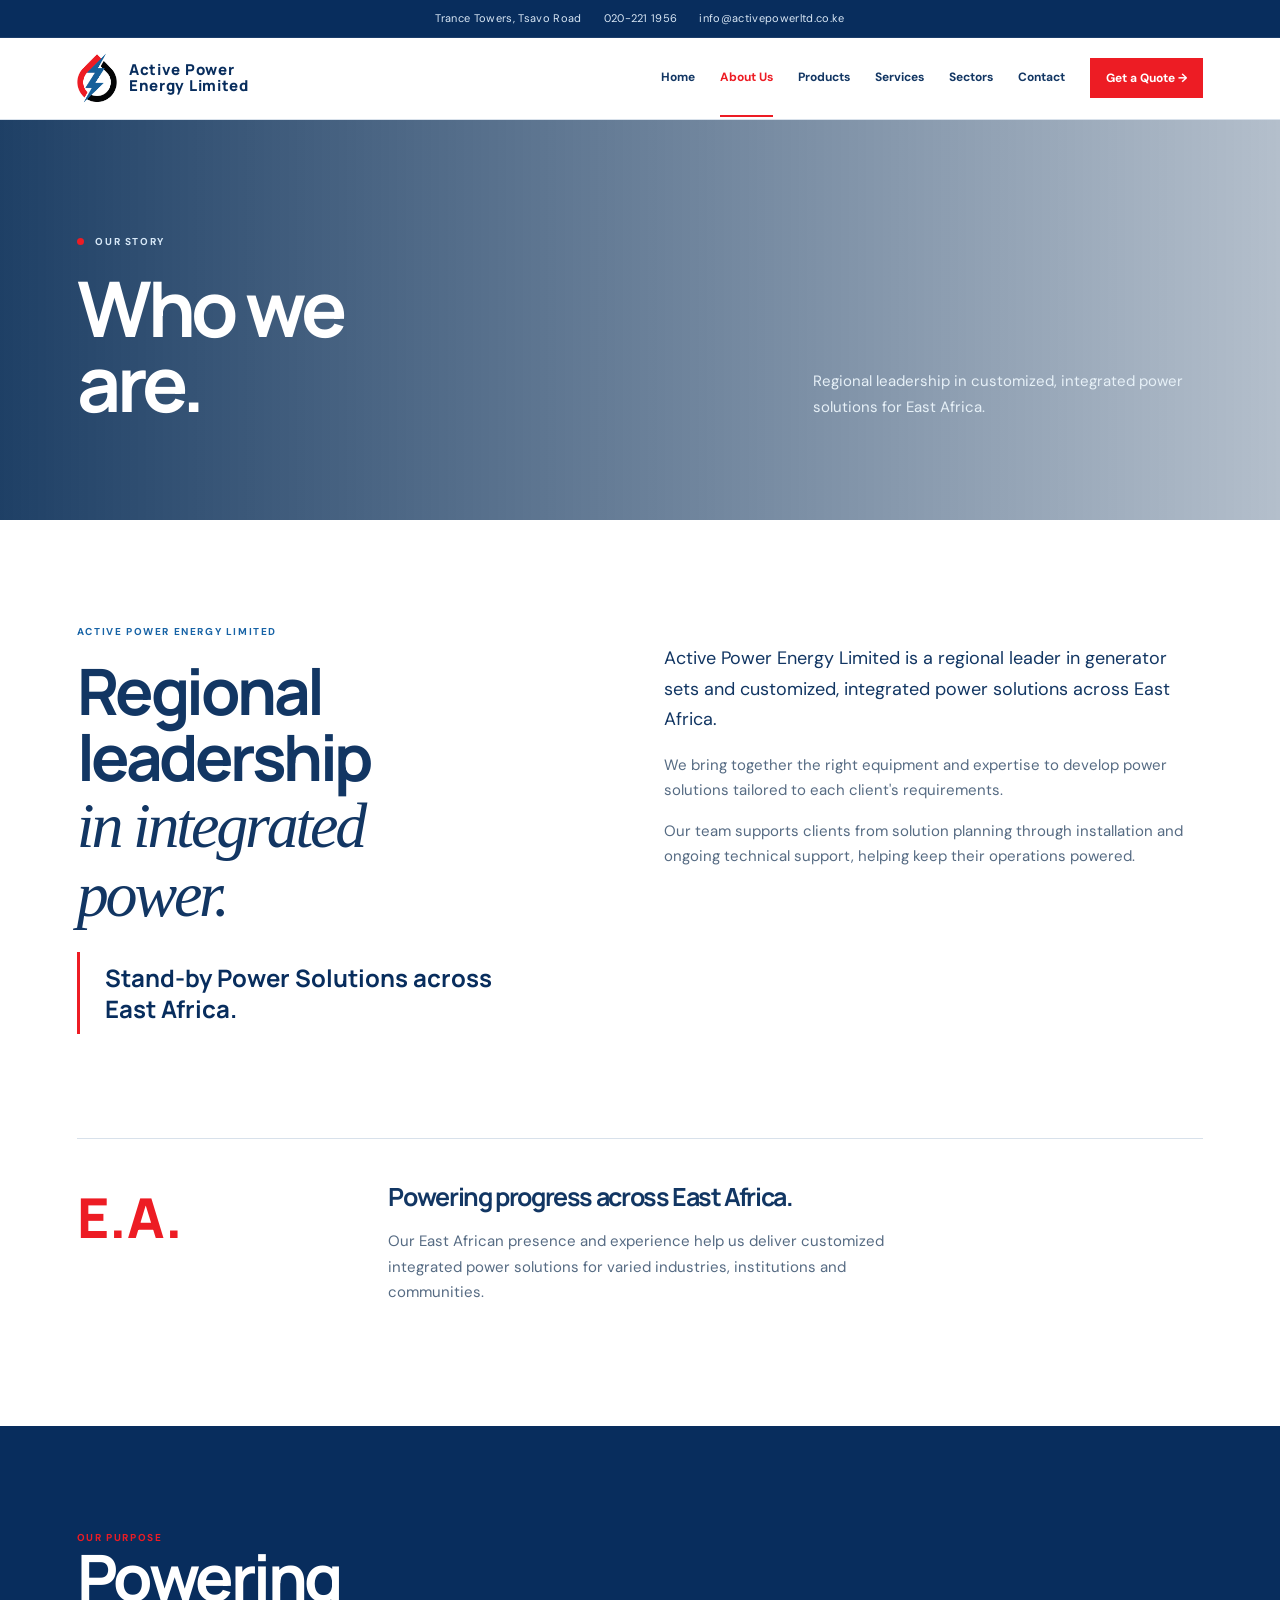
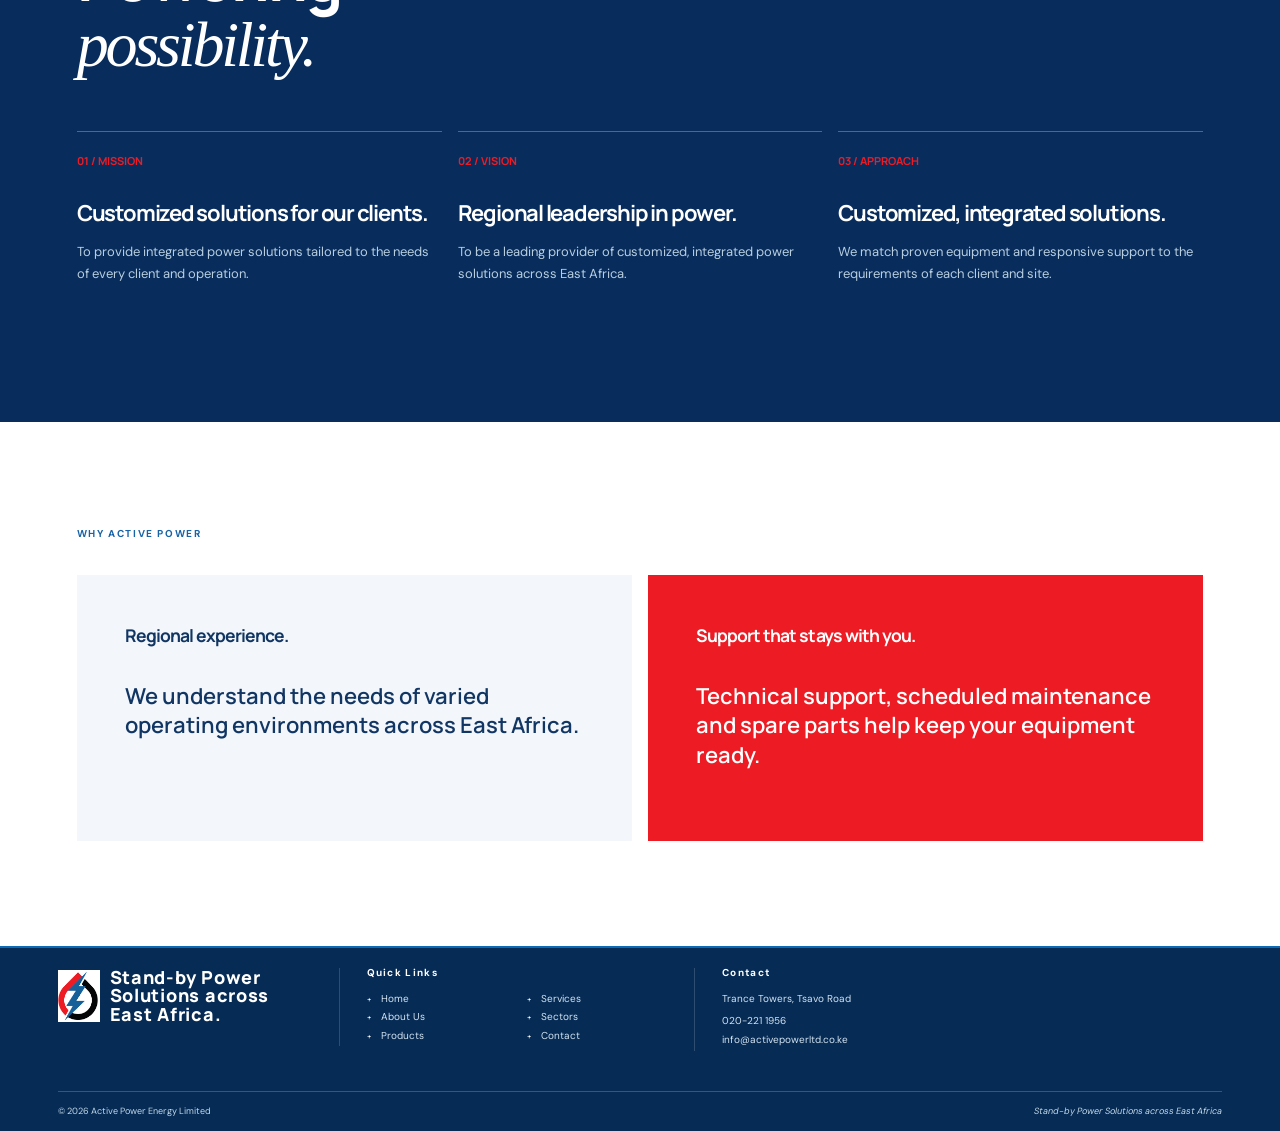
<file: about.html>
<!doctype html>
<html lang="en">
<head>
<meta charset="UTF-8">
<meta name="viewport" content="width=device-width,initial-scale=1">
<meta name="description" content="Learn about Active Power Energy Limited, a regional leader in customized, integrated power solutions across East Africa.">
<title>About Active Power Energy Limited</title>
<link rel="preconnect" href="https://fonts.googleapis.com">
<link rel="preconnect" href="https://fonts.gstatic.com" crossorigin>
<link href="https://fonts.googleapis.com/css2?family=DM+Sans:wght@400;500;600;700&family=Manrope:wght@600;700;800&display=swap" rel="stylesheet">
<link rel="stylesheet" href="site.css">
</head>
<body data-page="about">
<div data-site-header>
</div>
<main>
<section class="page-hero story-hero">
<div class="wrap">
<div>
<div class="eyebrow light">
<span>
</span> OUR STORY</div>
<h1>Who we<br>are.</h1>
</div>
<p>Regional leadership in customized, integrated power solutions for East Africa.</p>
</div>
</section>
<section class="section wrap">
<div class="story-grid">
<div>
<div class="section-kicker">ACTIVE POWER ENERGY LIMITED</div>
<h2>Regional leadership<br>
<em>in integrated power.</em>
</h2>
<p class="quote">Stand-by Power Solutions across East Africa.</p>
</div>
<div>
<p class="lead">Active Power Energy Limited is a regional leader in generator sets and customized, integrated power solutions across East Africa.</p>
<p>We bring together the right equipment and expertise to develop power solutions tailored to each client's requirements.</p>
<p>Our team supports clients from solution planning through installation and ongoing technical support, helping keep their operations powered.</p>
</div>
</div>
<div class="timeline">
<div class="timeline-year">E.A.</div>
<div class="timeline-copy">
<h3>Powering progress across East Africa.</h3>
<p>Our East African presence and experience help us deliver customized integrated power solutions for varied industries, institutions and communities.</p>
</div>
</div>
</section>
<section class="values section">
<div class="wrap">
<div class="section-kicker orange">OUR PURPOSE</div>
<h2>Powering<br>
<em>possibility.</em>
</h2>
<div class="value-grid">
<div class="value">
<span>01 / MISSION</span>
<h3>Customized solutions for our clients.</h3>
<p>To provide integrated power solutions tailored to the needs of every client and operation.</p>
</div>
<div class="value">
<span>02 / VISION</span>
<h3>Regional leadership in power.</h3>
<p>To be a leading provider of customized, integrated power solutions across East Africa.</p>
</div>
<div class="value">
<span>03 / APPROACH</span>
<h3>Customized, integrated solutions.</h3>
<p>We match proven equipment and responsive support to the requirements of each client and site.</p>
</div>
</div>
</div>
</section>
<section class="section wrap">
<div class="section-kicker">WHY ACTIVE POWER</div>
<div class="vision-grid" style="margin-top:35px">
<div class="vision-card">
<h3>Regional experience.</h3>
<p>We understand the needs of varied operating environments across East Africa.</p>
</div>
<div class="vision-card">
<h3>Support that stays with you.</h3>
<p>Technical support, scheduled maintenance and spare parts help keep your equipment ready.</p>
</div>
</div>
</section>
</main>
<div data-site-footer>
</div>
<script src="script.js">
</script>
</body>
</html>
</file>
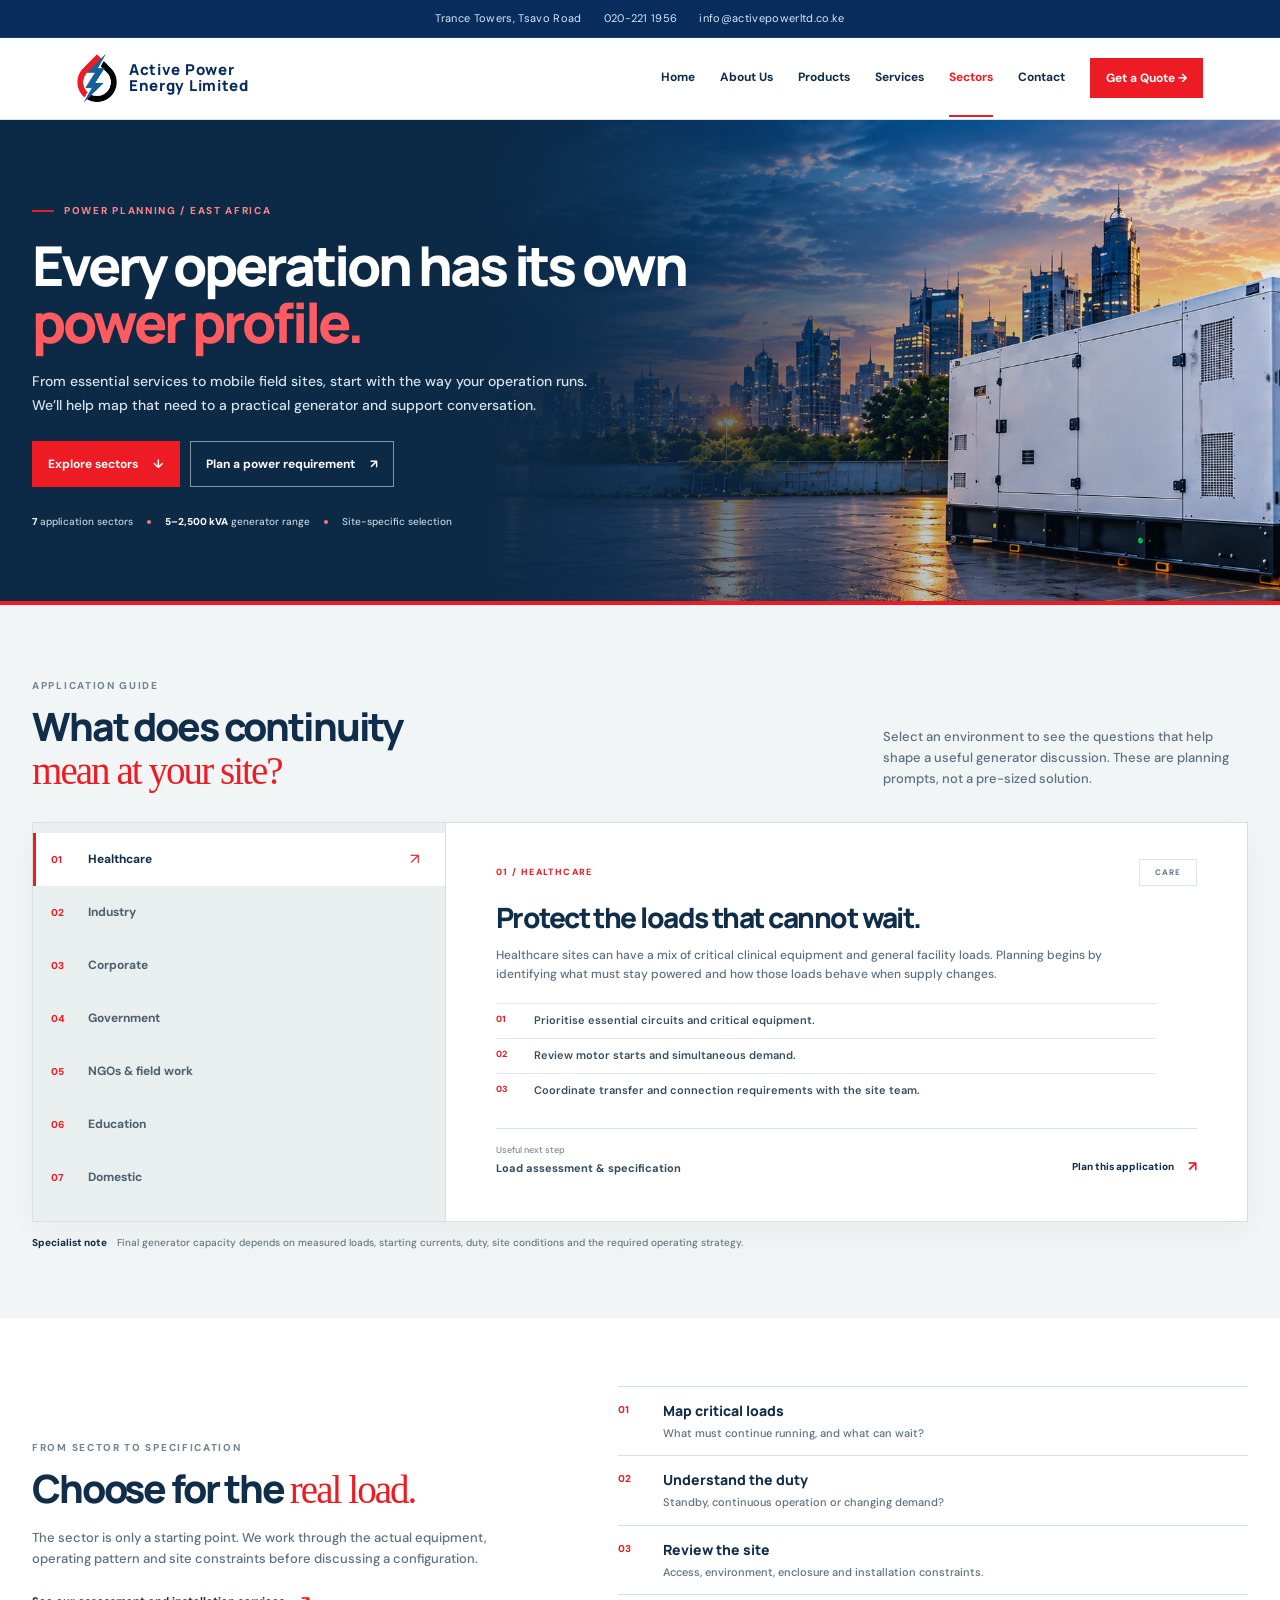
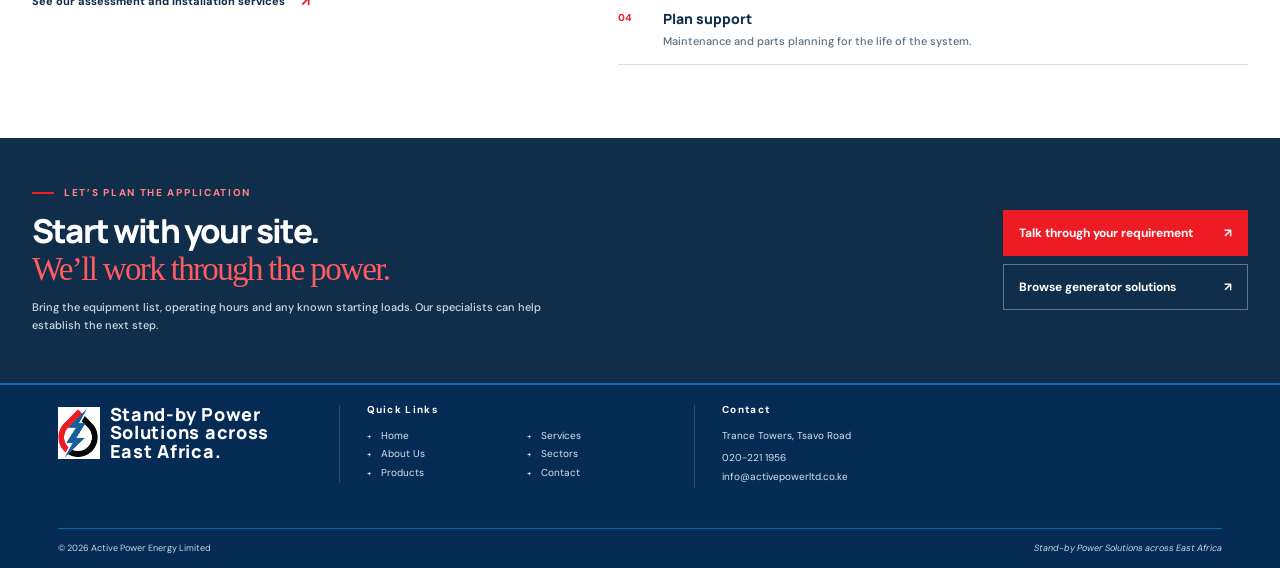
<file: clients.html>
<!doctype html>
<html lang="en">
<head>
<meta charset="UTF-8">
<meta name="viewport" content="width=device-width,initial-scale=1">
<meta name="description" content="Explore generator power planning for healthcare, industry, corporate, government, NGO, academic and domestic applications with Active Power Energy Limited.">
<title>Industries &amp; Sectors | Active Power Energy Limited</title>
<link rel="preconnect" href="https://fonts.googleapis.com">
<link rel="preconnect" href="https://fonts.gstatic.com" crossorigin>
<link href="https://fonts.googleapis.com/css2?family=DM+Sans:wght@400;500;600;700&family=Manrope:wght@600;700;800&display=swap" rel="stylesheet">
<link rel="stylesheet" href="site.css">
</head>
<body data-page="clients" class="sectors-page">
<div data-site-header>
</div>
<main>
<section class="sx-hero">
	<div class="sx-hero-image" aria-hidden="true"></div>
	<div class="sx-wrap sx-hero-content">
		<p class="sx-eyebrow"><span></span> POWER PLANNING / EAST AFRICA</p>
		<h1>Every operation has its own <em>power profile.</em></h1>
		<p>From essential services to mobile field sites, start with the way your operation runs. We’ll help map that need to a practical generator and support conversation.</p>
		<div class="sx-actions"><a class="sx-button sx-button-red" href="#sector-selector">Explore sectors <span aria-hidden="true">↓</span></a><a class="sx-button sx-button-line" href="services.html#assess">Plan a power requirement <span aria-hidden="true">↗</span></a></div>
		<div class="sx-hero-meta"><span><b>7</b> application sectors</span><i></i><span><b>5–2,500 kVA</b> generator range</span><i></i><span>Site-specific selection</span></div>
	</div>
</section>

<section class="sx-explorer" id="sector-selector">
	<div class="sx-wrap">
		<div class="sx-heading-row"><div><p class="sx-eyebrow sx-eyebrow-muted">APPLICATION GUIDE</p><h2>What does continuity<br><em>mean at your site?</em></h2></div><p>Select an environment to see the questions that help shape a useful generator discussion. These are planning prompts, not a pre-sized solution.</p></div>
		<div class="sx-console">
			<div class="sx-sector-nav" role="tablist" aria-label="Choose an application sector">
				<button class="sx-sector-tab is-active" id="sx-tab-healthcare" type="button" role="tab" aria-selected="true" aria-controls="sx-panel" data-sector="healthcare"><span>01</span><b>Healthcare</b><i aria-hidden="true">↗</i></button>
				<button class="sx-sector-tab" id="sx-tab-industry" type="button" role="tab" aria-selected="false" aria-controls="sx-panel" data-sector="industry"><span>02</span><b>Industry</b><i aria-hidden="true">↗</i></button>
				<button class="sx-sector-tab" id="sx-tab-corporate" type="button" role="tab" aria-selected="false" aria-controls="sx-panel" data-sector="corporate"><span>03</span><b>Corporate</b><i aria-hidden="true">↗</i></button>
				<button class="sx-sector-tab" id="sx-tab-government" type="button" role="tab" aria-selected="false" aria-controls="sx-panel" data-sector="government"><span>04</span><b>Government</b><i aria-hidden="true">↗</i></button>
				<button class="sx-sector-tab" id="sx-tab-ngo" type="button" role="tab" aria-selected="false" aria-controls="sx-panel" data-sector="ngo"><span>05</span><b>NGOs &amp; field work</b><i aria-hidden="true">↗</i></button>
				<button class="sx-sector-tab" id="sx-tab-academic" type="button" role="tab" aria-selected="false" aria-controls="sx-panel" data-sector="academic"><span>06</span><b>Education</b><i aria-hidden="true">↗</i></button>
				<button class="sx-sector-tab" id="sx-tab-domestic" type="button" role="tab" aria-selected="false" aria-controls="sx-panel" data-sector="domestic"><span>07</span><b>Domestic</b><i aria-hidden="true">↗</i></button>
			</div>
			<article class="sx-sector-panel" id="sx-panel" role="tabpanel" aria-labelledby="sx-tab-healthcare" tabindex="0">
				<div class="sx-panel-top"><p class="sx-panel-kicker">01 / HEALTHCARE</p><span class="sx-panel-mark">CARE</span></div>
				<h3>Protect the loads that cannot wait.</h3>
				<p>Healthcare sites can have a mix of critical clinical equipment and general facility loads. Planning begins by identifying what must stay powered and how those loads behave when supply changes.</p>
				<div class="sx-priorities"><div><b>01</b><span>Prioritise essential circuits and critical equipment.</span></div><div><b>02</b><span>Review motor starts and simultaneous demand.</span></div><div><b>03</b><span>Coordinate transfer and connection requirements with the site team.</span></div></div>
				<div class="sx-panel-footer"><span>Useful next step <b>Load assessment &amp; specification</b></span><a href="services.html#assess">Plan this application <b aria-hidden="true">↗</b></a></div>
			</article>
		</div>
		<p class="sx-guide-note"><b>Specialist note</b> Final generator capacity depends on measured loads, starting currents, duty, site conditions and the required operating strategy.</p>
	</div>
</section>

<section class="sx-method">
	<div class="sx-wrap sx-method-grid"><div><p class="sx-eyebrow sx-eyebrow-muted">FROM SECTOR TO SPECIFICATION</p><h2>Choose for the <em>real load.</em></h2><p>The sector is only a starting point. We work through the actual equipment, operating pattern and site constraints before discussing a configuration.</p><a class="sx-text-link" href="services.html#assess">See our assessment and installation services <b aria-hidden="true">↗</b></a></div>
		<ol class="sx-method-steps"><li><span>01</span><div><b>Map critical loads</b><p>What must continue running, and what can wait?</p></div></li><li><span>02</span><div><b>Understand the duty</b><p>Standby, continuous operation or changing demand?</p></div></li><li><span>03</span><div><b>Review the site</b><p>Access, environment, enclosure and installation constraints.</p></div></li><li><span>04</span><div><b>Plan support</b><p>Maintenance and parts planning for the life of the system.</p></div></li></ol>
	</div>
</section>

<section class="sx-close"><div class="sx-wrap sx-close-inner"><div><p class="sx-eyebrow"><span></span> LET’S PLAN THE APPLICATION</p><h2>Start with your site.<br><em>We’ll work through the power.</em></h2><p>Bring the equipment list, operating hours and any known starting loads. Our specialists can help establish the next step.</p></div><div class="sx-close-actions"><a class="sx-button sx-button-red" href="services.html#assess">Talk through your requirement <span aria-hidden="true">↗</span></a><a class="sx-button sx-button-line" href="products.html">Browse generator solutions <span aria-hidden="true">↗</span></a></div></div></section>
</main>
<div data-site-footer>
</div>
<script src="script.js">
</script>
<script src="sectors-page.js"></script>
</body>
</html>
</file>
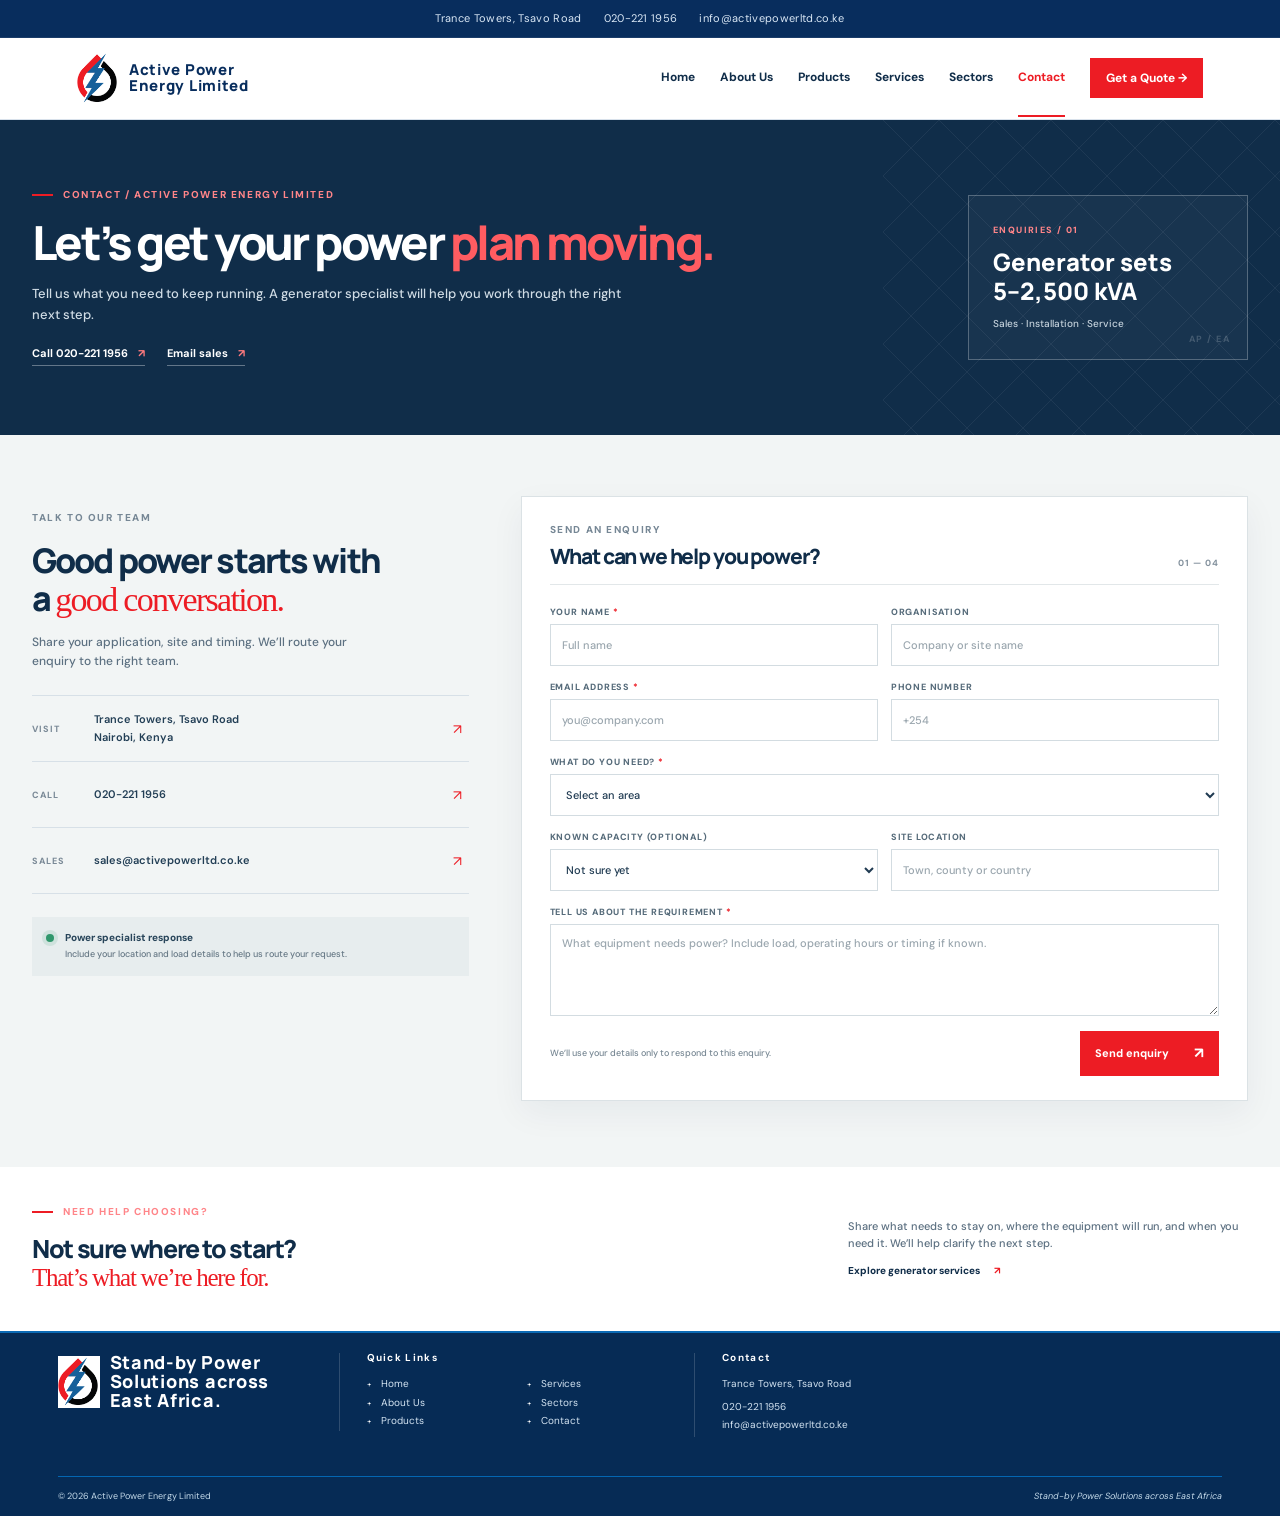
<file: contact.html>
<!doctype html>
<html lang="en">
<head>
<meta charset="UTF-8">
<meta name="viewport" content="width=device-width,initial-scale=1">
<meta name="description" content="Contact Active Power Energy Limited for generator recommendations, installation, maintenance, technical support and spare parts across East Africa.">
<title>Contact Active Power Energy Limited | Generator Support</title>
<link rel="preconnect" href="https://fonts.googleapis.com">
<link rel="preconnect" href="https://fonts.gstatic.com" crossorigin>
<link href="https://fonts.googleapis.com/css2?family=DM+Sans:wght@400;500;600;700&family=Manrope:wght@600;700;800&display=swap" rel="stylesheet">
<link rel="stylesheet" href="site.css">
</head>
<body data-page="contact" class="contact-page">
<div data-site-header></div>
<main>
  <section class="cx-hero">
    <div class="cx-wrap cx-hero-grid">
      <div>
        <p class="cx-eyebrow"><span></span> CONTACT / ACTIVE POWER ENERGY LIMITED</p>
        <h1>Let’s get your power <em>plan moving.</em></h1>
        <p class="cx-intro">Tell us what you need to keep running. A generator specialist will help you work through the right next step.</p>
        <div class="cx-hero-links"><a href="tel:0202211956">Call 020-221 1956 <b aria-hidden="true">↗</b></a><a href="mailto:sales@activepowerltd.co.ke">Email sales <b aria-hidden="true">↗</b></a></div>
      </div>
      <div class="cx-hero-aside"><span class="cx-aside-index">ENQUIRIES / 01</span><b>Generator sets<br>5–2,500 kVA</b><span>Sales · Installation · Service</span><span class="cx-aside-mark">AP / EA</span></div>
    </div>
  </section>

  <section class="cx-main">
    <div class="cx-wrap cx-contact-grid">
      <aside class="cx-contact-info">
        <p class="cx-eyebrow cx-eyebrow-dark">TALK TO OUR TEAM</p>
        <h2>Good power starts with a <em>good conversation.</em></h2>
        <p class="cx-info-intro">Share your application, site and timing. We’ll route your enquiry to the right team.</p>
        <div class="cx-detail-list">
          <a class="cx-detail" href="https://www.google.com/maps/search/?api=1&amp;query=Trance+Towers%2C+Tsavo+Road%2C+Nairobi%2C+Kenya" target="_blank" rel="noreferrer"><span class="cx-detail-label">VISIT</span><span class="cx-detail-value">Trance Towers, Tsavo Road<br>Nairobi, Kenya</span><span class="cx-detail-arrow" aria-hidden="true">↗</span></a>
          <a class="cx-detail" href="tel:0202211956"><span class="cx-detail-label">CALL</span><span class="cx-detail-value">020-221 1956</span><span class="cx-detail-arrow" aria-hidden="true">↗</span></a>
          <a class="cx-detail" href="mailto:sales@activepowerltd.co.ke"><span class="cx-detail-label">SALES</span><span class="cx-detail-value">sales@activepowerltd.co.ke</span><span class="cx-detail-arrow" aria-hidden="true">↗</span></a>
        </div>
        <div class="cx-response-note"><span class="cx-live-dot"></span><span><b>Power specialist response</b><small>Include your location and load details to help us route your request.</small></span></div>
      </aside>

      <form class="cx-form" action="https://formsubmit.co/sales@activepowerltd.co.ke" method="POST">
        <input type="hidden" name="_subject" value="New generator enquiry from Active Power website">
        <input type="hidden" name="_template" value="table">
        <input type="hidden" name="_captcha" value="false">
        <div class="cx-form-heading"><div><p class="cx-eyebrow cx-eyebrow-dark">SEND AN ENQUIRY</p><h2>What can we help you power?</h2></div><span>01 — 04</span></div>
        <div class="cx-form-grid">
          <div class="cx-field"><label for="cx-name">YOUR NAME <span>*</span></label><input id="cx-name" name="Name" autocomplete="name" placeholder="Full name" required></div>
          <div class="cx-field"><label for="cx-company">ORGANISATION</label><input id="cx-company" name="Organisation" autocomplete="organization" placeholder="Company or site name"></div>
          <div class="cx-field"><label for="cx-email">EMAIL ADDRESS <span>*</span></label><input id="cx-email" type="email" name="Email" autocomplete="email" placeholder="you@company.com" required></div>
          <div class="cx-field"><label for="cx-phone">PHONE NUMBER</label><input id="cx-phone" type="tel" name="Phone" autocomplete="tel" placeholder="+254"></div>
          <div class="cx-field cx-field-full"><label for="cx-interest">WHAT DO YOU NEED? <span>*</span></label><select id="cx-interest" name="Enquiry type" required><option value="" selected disabled>Select an area</option><option>Generator sizing or recommendation</option><option>Diesel or petrol generator set</option><option>Soundproof canopy or mobile trailer set</option><option>Automatic voltage regulator</option><option>Installation or tailor-made power project</option><option>Scheduled maintenance or technical support</option><option>Genuine spare parts</option><option>Other power requirement</option></select></div>
          <div class="cx-field"><label for="cx-capacity">KNOWN CAPACITY (OPTIONAL)</label><select id="cx-capacity" name="Known capacity"><option value="" selected>Not sure yet</option><option>Under 30 kVA</option><option>30–100 kVA</option><option>100–500 kVA</option><option>500–1,000 kVA</option><option>1,000–2,500 kVA</option><option>Over 2,500 kVA</option></select></div>
          <div class="cx-field"><label for="cx-location">SITE LOCATION</label><input id="cx-location" name="Site location" placeholder="Town, county or country"></div>
          <div class="cx-field cx-field-full"><label for="cx-message">TELL US ABOUT THE REQUIREMENT <span>*</span></label><textarea id="cx-message" name="Message" rows="4" placeholder="What equipment needs power? Include load, operating hours or timing if known." required></textarea></div>
        </div>
        <div class="cx-form-footer"><p>We’ll use your details only to respond to this enquiry.</p><button class="cx-submit" type="submit">Send enquiry <span aria-hidden="true">↗</span></button></div>
      </form>
    </div>
  </section>

  <section class="cx-bottom">
    <div class="cx-wrap cx-bottom-inner"><div><p class="cx-eyebrow"><span></span> NEED HELP CHOOSING?</p><h2>Not sure where to start?<br><em>That’s what we’re here for.</em></h2></div><div><p>Share what needs to stay on, where the equipment will run, and when you need it. We’ll help clarify the next step.</p><a href="services.html#assess">Explore generator services <b aria-hidden="true">↗</b></a></div></div>
  </section>
</main>
<div data-site-footer></div>
<script src="script.js"></script>
</body>
</html>
</file>
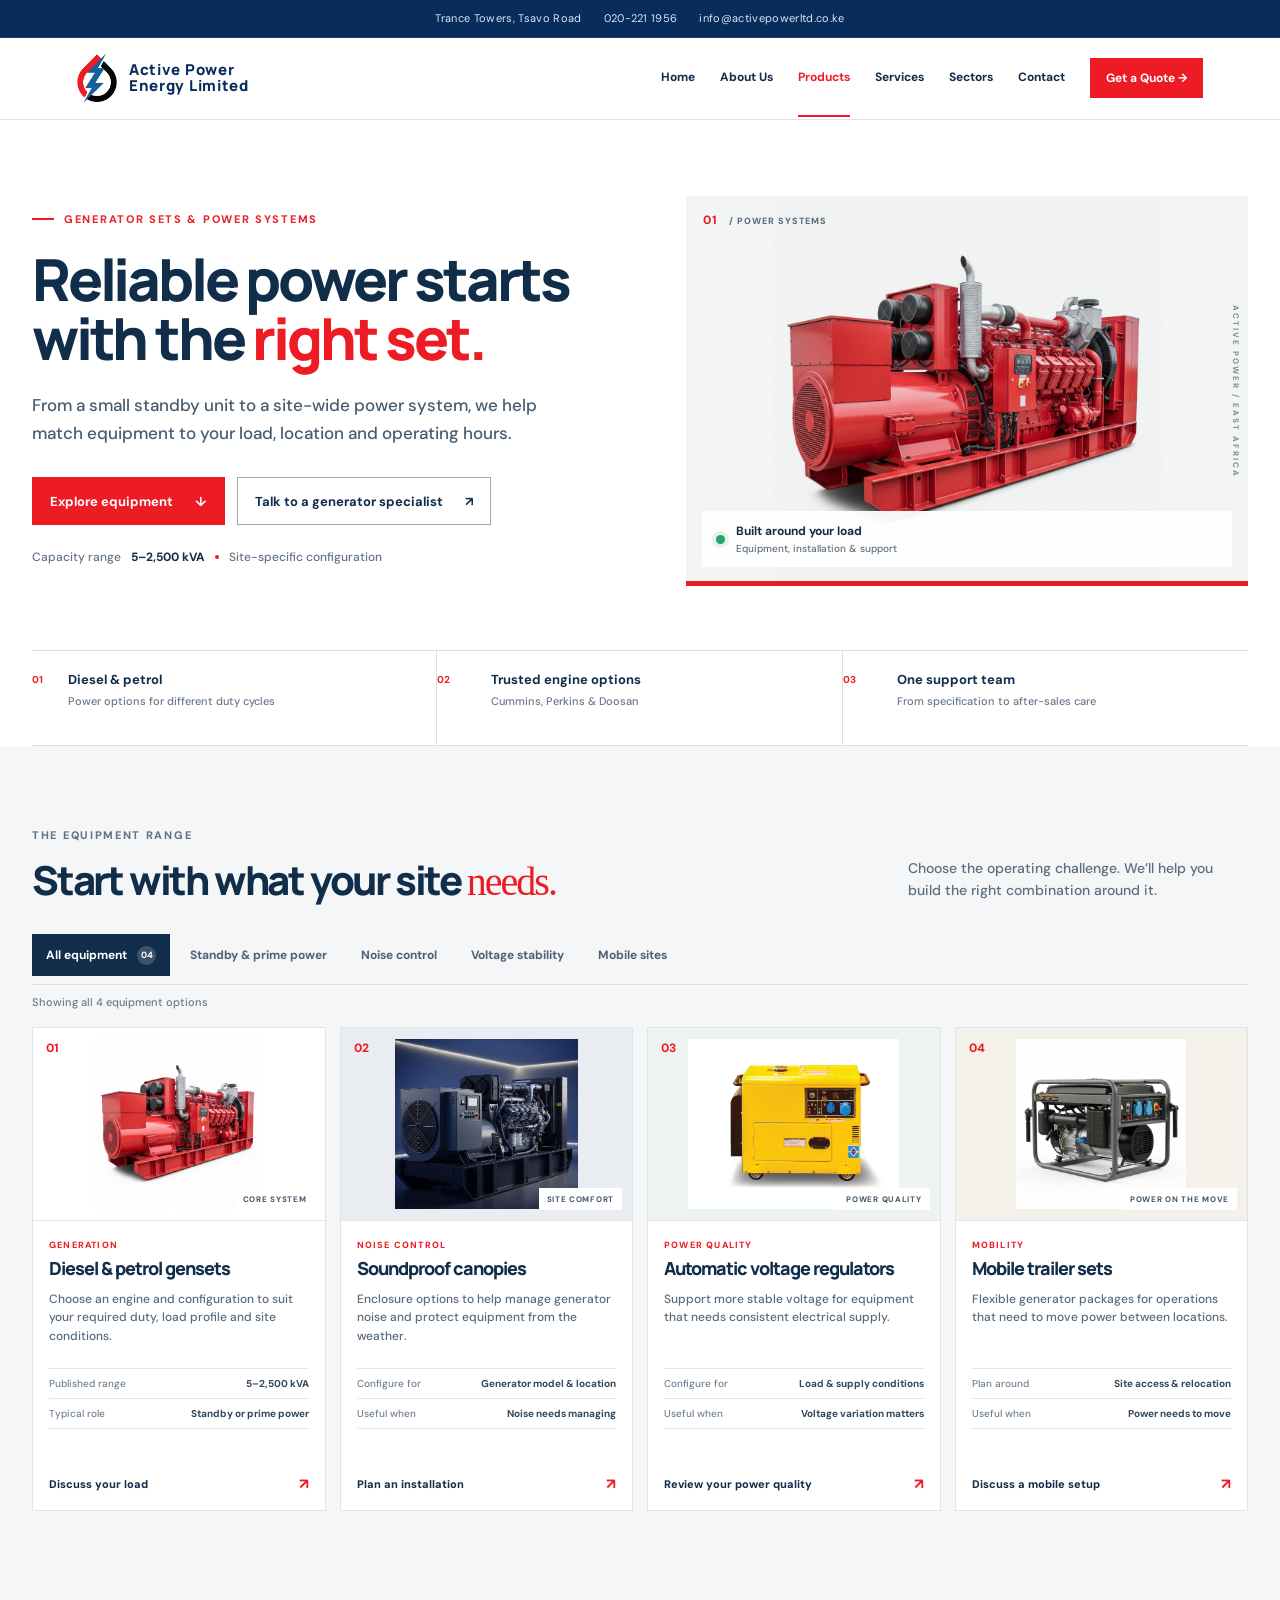
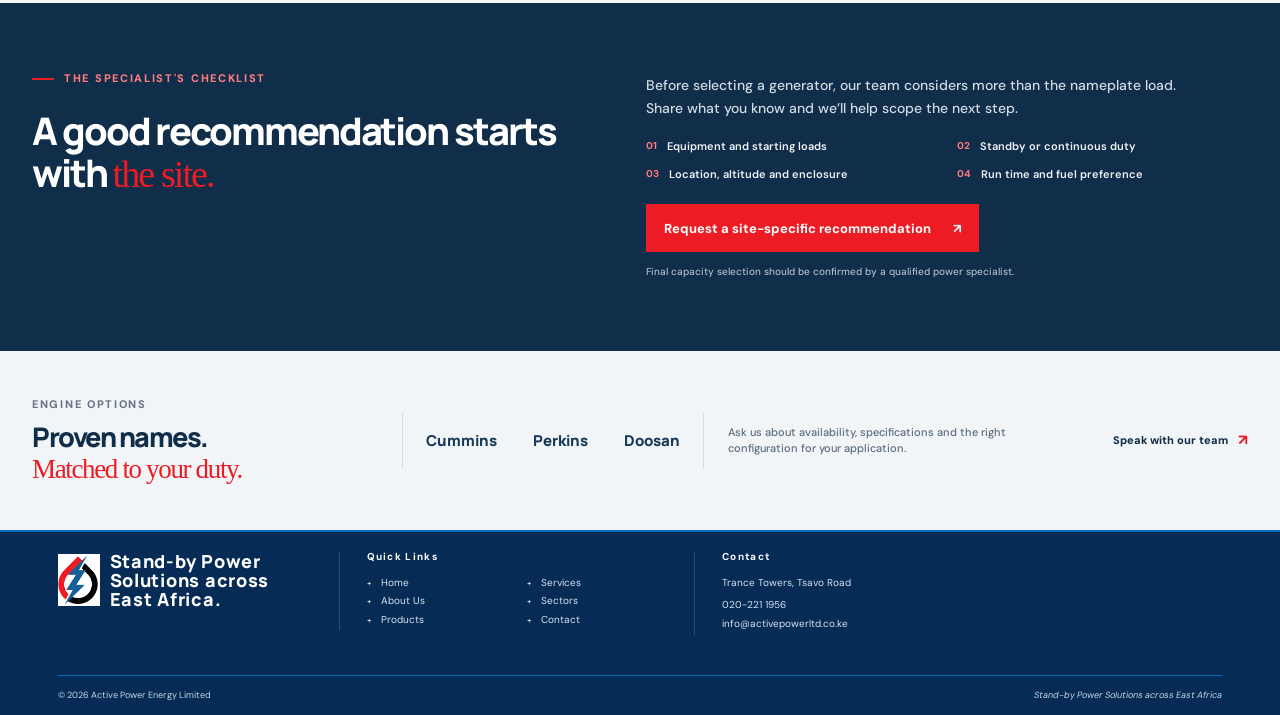
<file: products.html>
<!doctype html>
<html lang="en">
<head>
<meta charset="UTF-8">
<meta name="viewport" content="width=device-width,initial-scale=1">
<meta name="description" content="Explore Active Power diesel and petrol generator sets, soundproof canopies, AVRs and mobile trailer sets from 5 kVA to 2,500 kVA.">
<title>Power Products & Solutions | Active Power</title>
<link rel="preconnect" href="https://fonts.googleapis.com">
<link rel="preconnect" href="https://fonts.gstatic.com" crossorigin>
<link href="https://fonts.googleapis.com/css2?family=DM+Sans:wght@400;500;600;700&family=Manrope:wght@600;700;800&display=swap" rel="stylesheet">
<link rel="stylesheet" href="site.css">
</head>
<body data-page="products" class="products-page">
<div data-site-header>
</div>
<main>
<section class="ps-hero">
	<div class="ps-wrap ps-hero-grid">
		<div class="ps-hero-copy">
			<p class="ps-eyebrow"><span></span> GENERATOR SETS &amp; POWER SYSTEMS</p>
			<h1>Reliable power starts with the <em>right set.</em></h1>
			<p class="ps-intro">From a small standby unit to a site-wide power system, we help match equipment to your load, location and operating hours.</p>
			<div class="ps-actions">
				<a class="ps-button ps-button-red" href="#equipment">Explore equipment <span aria-hidden="true">↓</span></a>
				<a class="ps-button ps-button-line" href="contact.html">Talk to a generator specialist <span aria-hidden="true">↗</span></a>
			</div>
			<p class="ps-assurance">Capacity range <b>5–2,500 kVA</b><span></span> Site-specific configuration</p>
		</div>
		<div class="ps-hero-visual">
			<div class="ps-visual-index">01 <span>/ POWER SYSTEMS</span></div>
			<img src="assets/industrial_generator.png" alt="Industrial diesel generator set">
			<div class="ps-image-note"><span class="ps-status-dot"></span><span><b>Built around your load</b><small>Equipment, installation &amp; support</small></span></div>
			<div class="ps-vertical-label">ACTIVE POWER / EAST AFRICA</div>
		</div>
	</div>
	<div class="ps-wrap ps-facts" aria-label="Generator service highlights">
		<div><span>01</span><b>Diesel &amp; petrol</b><small>Power options for different duty cycles</small></div>
		<div><span>02</span><b>Trusted engine options</b><small>Cummins, Perkins &amp; Doosan</small></div>
		<div><span>03</span><b>One support team</b><small>From specification to after-sales care</small></div>
	</div>
</section>

<section class="ps-catalog" id="equipment">
	<div class="ps-wrap">
		<div class="ps-section-head">
			<div><p class="ps-eyebrow ps-eyebrow-dark">THE EQUIPMENT RANGE</p><h2>Start with what your site <em>needs.</em></h2></div>
			<p>Choose the operating challenge. We’ll help you build the right combination around it.</p>
		</div>
		<div class="ps-filters" role="group" aria-label="Filter equipment by need">
			<button class="ps-filter is-active" type="button" data-filter="all" aria-pressed="true">All equipment <span>04</span></button>
			<button class="ps-filter" type="button" data-filter="generation" aria-pressed="false">Standby &amp; prime power</button>
			<button class="ps-filter" type="button" data-filter="quiet" aria-pressed="false">Noise control</button>
			<button class="ps-filter" type="button" data-filter="quality" aria-pressed="false">Voltage stability</button>
			<button class="ps-filter" type="button" data-filter="mobile" aria-pressed="false">Mobile sites</button>
		</div>
		<p class="ps-result-count" aria-live="polite">Showing all 4 equipment options</p>
		<div class="ps-product-grid">
			<article class="ps-product" id="generators" data-category="generation" data-search="standby prime power backup diesel petrol generator genset">
				<a class="ps-product-image" href="contact.html" aria-label="Ask about diesel and petrol generator sets"><img src="assets/industrial_generator.png" alt="Industrial diesel generator set"><span class="ps-card-number">01</span><span class="ps-card-tag">CORE SYSTEM</span></a>
				<div class="ps-product-body"><p class="ps-product-kicker">GENERATION</p><h3>Diesel &amp; petrol gensets</h3><p>Choose an engine and configuration to suit your required duty, load profile and site conditions.</p><dl><div><dt>Published range</dt><dd>5–2,500 kVA</dd></div><div><dt>Typical role</dt><dd>Standby or prime power</dd></div></dl><a class="ps-text-link" href="contact.html">Discuss your load <span aria-hidden="true">↗</span></a></div>
			</article>
			<article class="ps-product" id="canopies" data-category="quiet" data-search="noise control soundproof canopy enclosure quiet">
				<a class="ps-product-image ps-image-blue" href="contact.html" aria-label="Ask about soundproof canopies"><img src="assets/comercial.jpg" alt="Enclosed generator installation"><span class="ps-card-number">02</span><span class="ps-card-tag">SITE COMFORT</span></a>
				<div class="ps-product-body"><p class="ps-product-kicker">NOISE CONTROL</p><h3>Soundproof canopies</h3><p>Enclosure options to help manage generator noise and protect equipment from the weather.</p><dl><div><dt>Configure for</dt><dd>Generator model &amp; location</dd></div><div><dt>Useful when</dt><dd>Noise needs managing</dd></div></dl><a class="ps-text-link" href="contact.html">Plan an installation <span aria-hidden="true">↗</span></a></div>
			</article>
			<article class="ps-product" id="avrs" data-category="quality" data-search="voltage stability avr automatic voltage regulator power quality sensitive equipment">
				<a class="ps-product-image ps-image-pale" href="contact.html" aria-label="Ask about automatic voltage regulators"><img src="assets/product1_Sq7CYJd.png" alt="Power equipment for voltage regulation"><span class="ps-card-number">03</span><span class="ps-card-tag">POWER QUALITY</span></a>
				<div class="ps-product-body"><p class="ps-product-kicker">POWER QUALITY</p><h3>Automatic voltage regulators</h3><p>Support more stable voltage for equipment that needs consistent electrical supply.</p><dl><div><dt>Configure for</dt><dd>Load &amp; supply conditions</dd></div><div><dt>Useful when</dt><dd>Voltage variation matters</dd></div></dl><a class="ps-text-link" href="contact.html">Review your power quality <span aria-hidden="true">↗</span></a></div>
			</article>
			<article class="ps-product" id="trailers" data-category="mobile" data-search="mobile trailer portable moving site construction">
				<a class="ps-product-image ps-image-yellow" href="contact.html" aria-label="Ask about mobile trailer generator sets"><img src="assets/domesticgen_2.png" alt="Portable generator set for flexible power"><span class="ps-card-number">04</span><span class="ps-card-tag">POWER ON THE MOVE</span></a>
				<div class="ps-product-body"><p class="ps-product-kicker">MOBILITY</p><h3>Mobile trailer sets</h3><p>Flexible generator packages for operations that need to move power between locations.</p><dl><div><dt>Plan around</dt><dd>Site access &amp; relocation</dd></div><div><dt>Useful when</dt><dd>Power needs to move</dd></div></dl><a class="ps-text-link" href="contact.html">Discuss a mobile setup <span aria-hidden="true">↗</span></a></div>
			</article>
		</div>
	</div>
</section>

<section class="ps-sizing">
	<div class="ps-wrap ps-sizing-grid">
		<div><p class="ps-eyebrow"><span></span> THE SPECIALIST'S CHECKLIST</p><h2>A good recommendation starts with <em>the site.</em></h2></div>
		<div class="ps-sizing-copy"><p>Before selecting a generator, our team considers more than the nameplate load. Share what you know and we’ll help scope the next step.</p><div class="ps-checklist"><span><b>01</b> Equipment and starting loads</span><span><b>02</b> Standby or continuous duty</span><span><b>03</b> Location, altitude and enclosure</span><span><b>04</b> Run time and fuel preference</span></div><a class="ps-button ps-button-red" href="contact.html">Request a site-specific recommendation <span aria-hidden="true">↗</span></a><small>Final capacity selection should be confirmed by a qualified power specialist.</small></div>
	</div>
</section>

<section class="ps-engine-band">
	<div class="ps-wrap ps-engine-inner"><div><p class="ps-eyebrow ps-eyebrow-dark">ENGINE OPTIONS</p><h2>Proven names.<br><em>Matched to your duty.</em></h2></div><div class="ps-engine-brands"><span>Cummins</span><span>Perkins</span><span>Doosan</span></div><p>Ask us about availability, specifications and the right configuration for your application.</p><a class="ps-text-link" href="contact.html">Speak with our team <span aria-hidden="true">↗</span></a></div>
</section>
</main>
<div data-site-footer>
</div>
<script src="script.js">
</script>
<script src="products-page.js"></script>
</body>
</html>
</file>
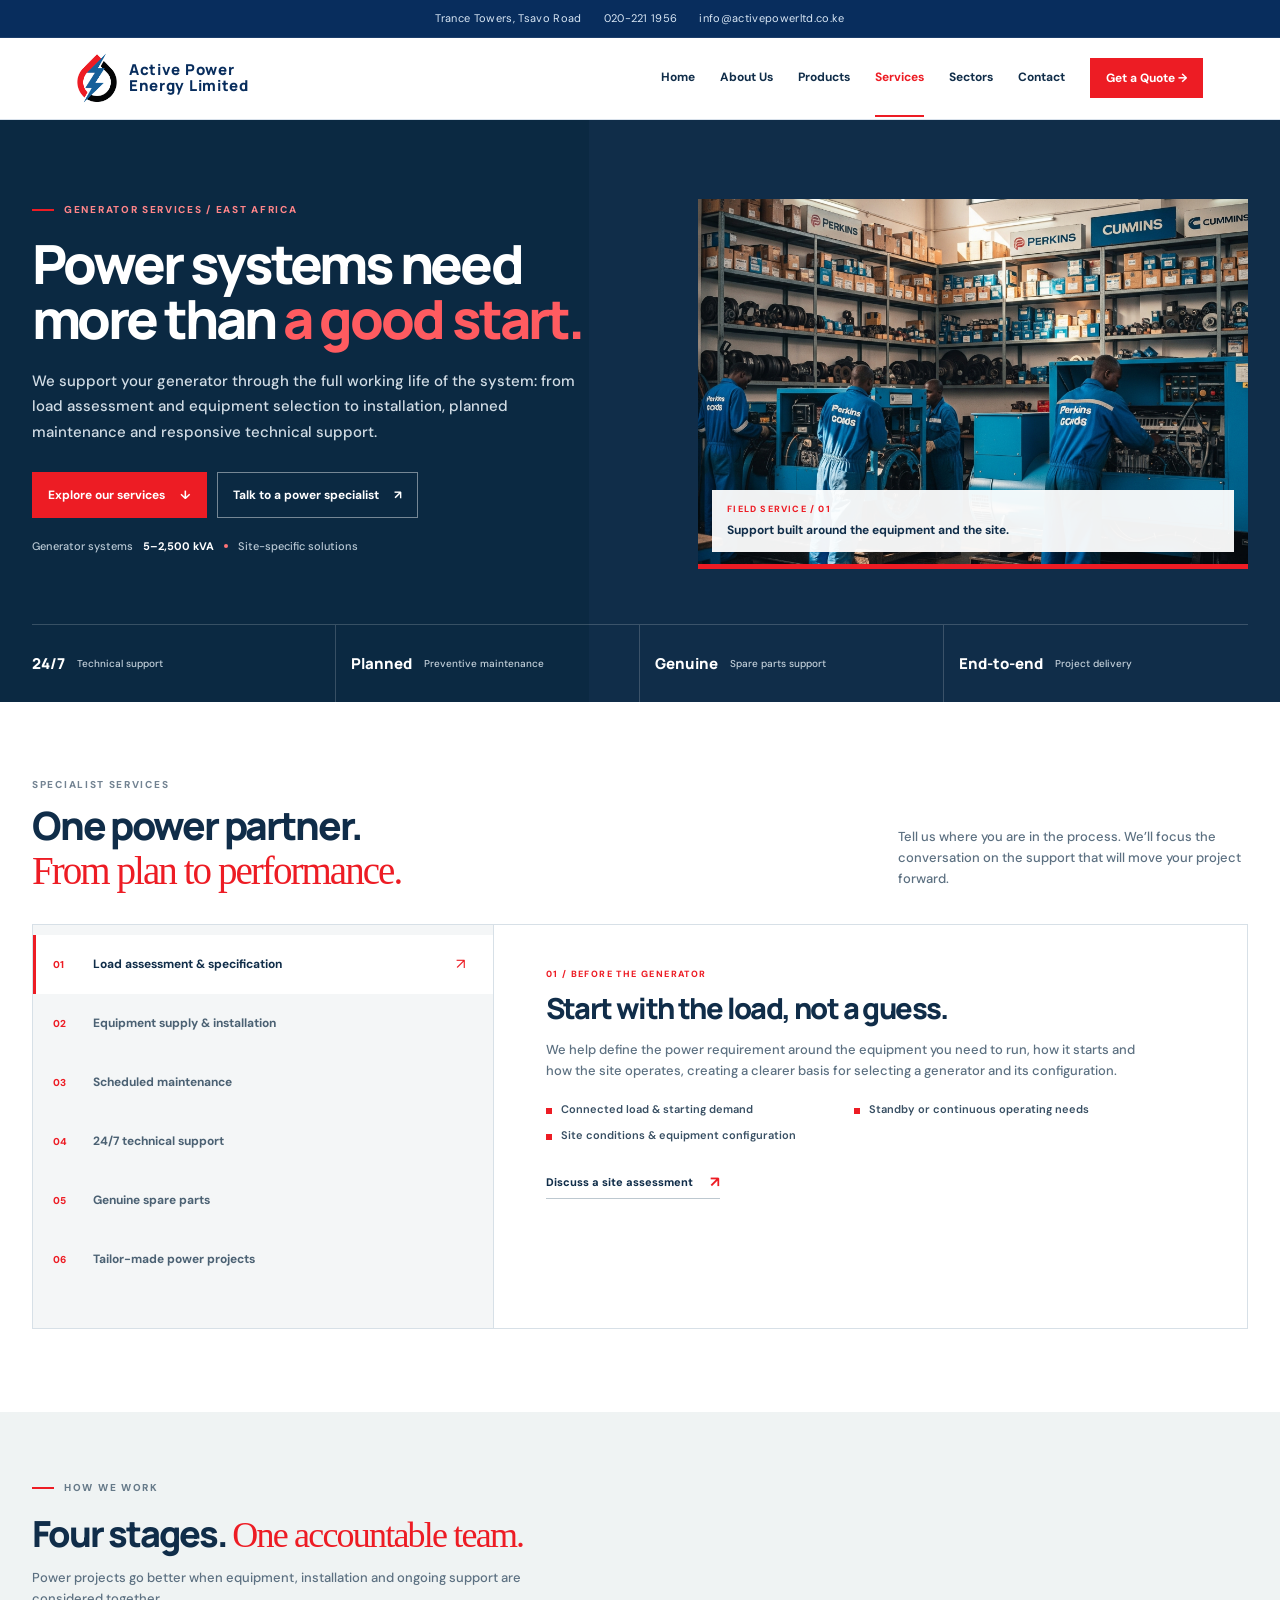
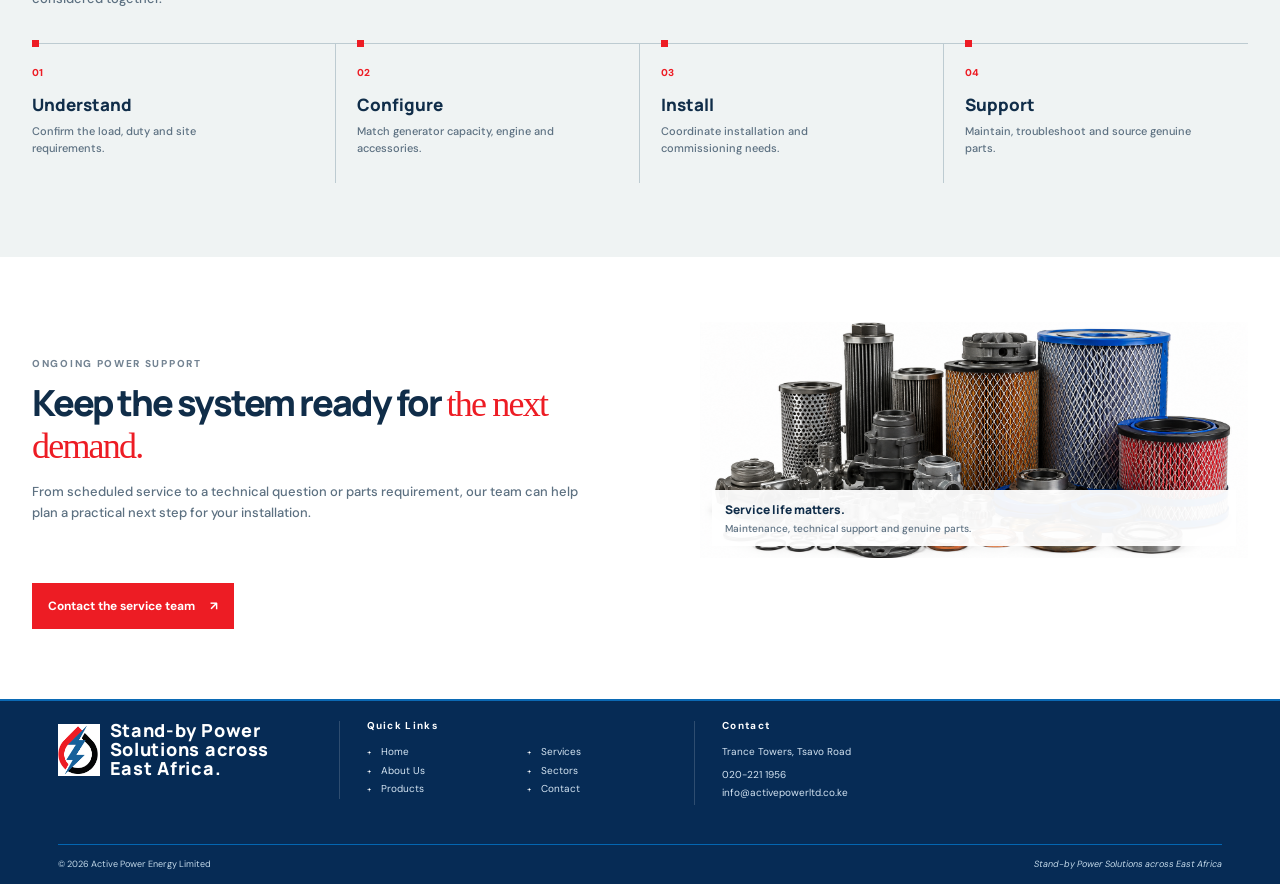
<file: services.html>
<!doctype html>
<html lang="en">
<head>
<meta charset="UTF-8">
<meta name="viewport" content="width=device-width,initial-scale=1">
<meta name="description" content="Generator sizing, supply, installation, maintenance, technical support and genuine spare parts from Active Power Energy Limited.">
<title>Generator Services &amp; Support | Active Power Energy Limited</title>
<link rel="preconnect" href="https://fonts.googleapis.com">
<link rel="preconnect" href="https://fonts.gstatic.com" crossorigin>
<link href="https://fonts.googleapis.com/css2?family=DM+Sans:wght@400;500;600;700&family=Manrope:wght@600;700;800&display=swap" rel="stylesheet">
<link rel="stylesheet" href="site.css">
</head>
<body data-page="services" class="services-page">
<div data-site-header>
</div>
<main>
<section class="sv-hero">
	<div class="sv-wrap sv-hero-grid">
		<div class="sv-hero-copy">
			<p class="sv-eyebrow"><span></span> GENERATOR SERVICES / EAST AFRICA</p>
			<h1>Power systems need more than <em>a good start.</em></h1>
			<p class="sv-intro">We support your generator through the full working life of the system: from load assessment and equipment selection to installation, planned maintenance and responsive technical support.</p>
			<div class="sv-actions"><a class="sv-button sv-button-red" href="#service-desk">Explore our services <span aria-hidden="true">↓</span></a><a class="sv-button sv-button-line" href="contact.html">Talk to a power specialist <span aria-hidden="true">↗</span></a></div>
			<p class="sv-range">Generator systems <b>5–2,500 kVA</b><i></i> Site-specific solutions</p>
		</div>
		<div class="sv-hero-image"><img src="assets/aftersales.png" alt="Active Power technical team supporting generator equipment"><div class="sv-image-caption"><span>FIELD SERVICE / 01</span><b>Support built around the equipment and the site.</b></div></div>
	</div>
	<div class="sv-wrap sv-signals"><div><b>24/7</b><span>Technical support</span></div><div><b>Planned</b><span>Preventive maintenance</span></div><div><b>Genuine</b><span>Spare parts support</span></div><div><b>End-to-end</b><span>Project delivery</span></div></div>
</section>

<section class="sv-services" id="service-desk">
	<div class="sv-wrap">
		<div class="sv-heading-row"><div><p class="sv-eyebrow sv-eyebrow-muted">SPECIALIST SERVICES</p><h2>One power partner.<br><em>From plan to performance.</em></h2></div><p>Tell us where you are in the process. We’ll focus the conversation on the support that will move your project forward.</p></div>
		<div class="sv-service-desk">
			<div class="sv-service-list" role="tablist" aria-label="Generator services">
				<button class="sv-service-tab is-active" id="sv-tab-assess" type="button" role="tab" aria-selected="true" aria-controls="sv-panel" data-service="assess"><span>01</span><b>Load assessment &amp; specification</b><i aria-hidden="true">↗</i></button>
				<button class="sv-service-tab" id="sv-tab-install" type="button" role="tab" aria-selected="false" aria-controls="sv-panel" data-service="install"><span>02</span><b>Equipment supply &amp; installation</b><i aria-hidden="true">↗</i></button>
				<button class="sv-service-tab" id="sv-tab-maintain" type="button" role="tab" aria-selected="false" aria-controls="sv-panel" data-service="maintain"><span>03</span><b>Scheduled maintenance</b><i aria-hidden="true">↗</i></button>
				<button class="sv-service-tab" id="sv-tab-support" type="button" role="tab" aria-selected="false" aria-controls="sv-panel" data-service="support"><span>04</span><b>24/7 technical support</b><i aria-hidden="true">↗</i></button>
				<button class="sv-service-tab" id="sv-tab-parts" type="button" role="tab" aria-selected="false" aria-controls="sv-panel" data-service="parts"><span>05</span><b>Genuine spare parts</b><i aria-hidden="true">↗</i></button>
				<button class="sv-service-tab" id="sv-tab-projects" type="button" role="tab" aria-selected="false" aria-controls="sv-panel" data-service="projects"><span>06</span><b>Tailor-made power projects</b><i aria-hidden="true">↗</i></button>
			</div>
			<article class="sv-service-panel" id="sv-panel" role="tabpanel" aria-labelledby="sv-tab-assess" tabindex="0">
				<p class="sv-panel-index">01 / BEFORE THE GENERATOR</p><h3>Start with the load, not a guess.</h3><p>We help define the power requirement around the equipment you need to run, how it starts and how the site operates, creating a clearer basis for selecting a generator and its configuration.</p><div class="sv-panel-points"><span>Connected load &amp; starting demand</span><span>Standby or continuous operating needs</span><span>Site conditions &amp; equipment configuration</span></div><a class="sv-panel-link" href="contact.html">Discuss a site assessment <b aria-hidden="true">↗</b></a>
			</article>
		</div>
	</div>
</section>

<section class="sv-process">
	<div class="sv-wrap"><div class="sv-process-head"><p class="sv-eyebrow"><span></span> HOW WE WORK</p><h2>Four stages. <em>One accountable team.</em></h2><p>Power projects go better when equipment, installation and ongoing support are considered together.</p></div>
		<ol class="sv-steps"><li><span>01</span><b>Understand</b><p>Confirm the load, duty and site requirements.</p></li><li><span>02</span><b>Configure</b><p>Match generator capacity, engine and accessories.</p></li><li><span>03</span><b>Install</b><p>Coordinate installation and commissioning needs.</p></li><li><span>04</span><b>Support</b><p>Maintain, troubleshoot and source genuine parts.</p></li></ol>
	</div>
</section>

<section class="sv-support">
	<div class="sv-wrap sv-support-grid"><div><p class="sv-eyebrow sv-eyebrow-muted">ONGOING POWER SUPPORT</p><h2>Keep the system ready for <em>the next demand.</em></h2><p>From scheduled service to a technical question or parts requirement, our team can help plan a practical next step for your installation.</p></div><div class="sv-support-image"><img src="assets/spareparts.png" alt="Generator spare parts for equipment maintenance"><div><b>Service life matters.</b><span>Maintenance, technical support and genuine parts.</span></div></div><a class="sv-button sv-button-red" href="contact.html">Contact the service team <span aria-hidden="true">↗</span></a></div>
</section>
</main>
<div data-site-footer>
</div>
<script src="script.js">
</script>
<script src="services-page.js"></script>
</body>
</html>
</file>
<file: site.css>
:root{--navy:#063b78;--dark:#062b55;--blue:#0755a0;--orange:#ff8a1f;--white:#fff;--pale:#f3f8fd;--border:#dce7f2;--text:#17324d;--muted:#667d93;--sans:'DM Sans',sans-serif;--display:'Manrope',sans-serif}*{box-sizing:border-box}html{scroll-behavior:smooth}body{margin:0;background:var(--white);color:var(--text);font-family:var(--sans);font-size:15px}a{color:inherit;text-decoration:none}p{line-height:1.7}.wrap{width:min(1180px,88%);margin:auto}.topline{background:var(--dark);color:#d9e7f5;font-size:11px;letter-spacing:.03em;padding:10px 6%;display:flex;justify-content:center;align-items:center;gap:22px;flex-wrap:wrap;border-bottom:1px solid rgba(255,255,255,.08)}.topline span{display:inline-flex;align-items:center;justify-content:center;white-space:nowrap;line-height:1.5;text-align:center}[data-site-header]{position:sticky;top:0;z-index:60}.site-header{height:82px;background:rgba(255,255,255,.92);backdrop-filter:blur(10px);-webkit-backdrop-filter:blur(10px);display:flex;align-items:center;padding:0 6%;justify-content:space-between;border-bottom:1px solid var(--border)}.logo{display:flex;align-items:center;gap:10px;font:800 18px var(--display);letter-spacing:.04em;color:var(--dark)}.brand-mark{width:36px;height:36px;object-fit:contain;display:block}.logo-only{width:140px;height:auto;padding:8px 10px;background:#0d4f9d;border-radius:8px;box-shadow:inset 0 0 0 1px rgba(255,255,255,.15)}.logo-mark{width:34px;height:34px;background:var(--orange);color:#fff;border-radius:7px;display:grid;place-items:center;font:800 italic 21px Georgia}.logo small{display:block;color:var(--blue);font:700 7px var(--sans);letter-spacing:.22em}.nav{display:flex;gap:25px;align-items:center;font-size:12px;font-weight:700}.nav a{padding:30px 0;border-bottom:2px solid transparent}.nav a:hover,.nav a.active{color:var(--orange);border-color:var(--orange)}.header-cta{background:var(--orange)!important;color:#fff!important;border:0!important;padding:12px 16px!important}.menu-button{display:none;border:0;background:none}.menu-button span{display:block;width:24px;height:2px;background:var(--dark);margin:5px}.eyebrow,.section-kicker{font:700 10px var(--sans);letter-spacing:.16em;color:var(--blue)}.eyebrow span{display:inline-block;width:7px;height:7px;background:var(--orange);border-radius:50%;margin-right:8px}.light{color:#d8e9f8}.orange{color:var(--orange)}h1,h2,h3{font-family:var(--display);letter-spacing:-.055em;margin:0}h2{font-size:clamp(39px,5vw,68px);line-height:1.03}h2 em,h3 em{font-family:Georgia,serif;font-weight:400;letter-spacing:-.05em}.section{padding:105px 0}.btn{display:inline-flex;gap:22px;align-items:center;padding:15px 19px;font-weight:700;font-size:12px;transition:transform .2s,background .2s}.btn:hover{transform:translateY(-2px)}.btn-orange{background:var(--orange);color:#fff}.btn-ghost{border:1px solid rgba(255,255,255,.55);color:#fff}.btn-white{background:#fff;color:var(--dark)}.underlink{display:inline-block;margin-top:24px;font-weight:700;font-size:12px;padding-bottom:6px;border-bottom:1px solid currentColor}.underlink b{margin-left:15px;color:var(--orange)}.home-hero{height:620px;position:relative;background:linear-gradient(90deg,rgba(3,31,61,.91) 0%,rgba(3,31,61,.63) 48%,rgba(3,31,61,.22)),url('https://images.unsplash.com/photo-1497366811353-6870744d04b2?auto=format&fit=crop&w=1900&q=85') center/cover;color:#fff}.hero-content{padding-top:145px}.hero-content h1{font-size:clamp(58px,8vw,110px);line-height:.93;margin:24px 0}.hero-content p{font-size:16px;max-width:440px;color:#deebf3}.hero-actions{display:flex;gap:13px;margin-top:30px}.hero-stamp{position:absolute;bottom:35px;right:6%;font:700 11px var(--display);letter-spacing:.12em}.hero-stamp span{color:var(--orange);margin:0 13px}.service-rail{border-bottom:1px solid var(--border);background:#fff}.rail-inner{min-height:91px;display:flex;align-items:center;justify-content:space-between;gap:24px}.rail-inner>span{font-size:10px;color:var(--muted);text-transform:uppercase;letter-spacing:.13em}.rail-inner a{font-size:11px;font-weight:700}.rail-inner a:hover{color:var(--orange)}.rail-inner b{margin-left:10px;color:var(--orange)}.rail-focus{color:var(--blue);padding-left:20px;border-left:1px solid var(--border)}.split-intro{display:grid;grid-template-columns:1.15fr .85fr;gap:13%;margin-top:35px}.split-intro p{color:var(--muted);max-width:420px;margin:0 0 13px}.lead{font-size:18px!important;color:var(--text)!important}.etims-feature{background:var(--dark);color:#fff;padding:105px 0;overflow:hidden}.etims-feature-grid{display:grid;grid-template-columns:.9fr 1.1fr;gap:8%;align-items:center}.etims-feature h2{margin:25px 0 23px}.etims-feature p{color:#c5d7e6;max-width:400px}.dashboard-art{position:relative;padding:25px 0 25px 35px}.dash-window{background:#fff;border:10px solid #e6eef5;border-radius:9px;color:var(--text);box-shadow:0 25px 70px rgba(0,0,0,.28);transform:rotate(2deg)}.dash-top{height:36px;border-bottom:1px solid var(--border);padding:0 13px;display:flex;align-items:center;font:700 9px var(--display);gap:5px}.dash-top span{margin-right:auto}.dash-top i{height:5px;width:5px;background:var(--orange);border-radius:50%}.dash-body{display:flex;height:250px}.dash-sidebar{width:17%;background:var(--pale);border-right:1px solid var(--border)}.dash-main{padding:31px 35px;width:83%;position:relative}.dash-main small{font-size:8px;letter-spacing:.14em;color:var(--blue)}.dash-main strong{font:700 22px var(--display);display:block;margin-top:8px}.dash-bars{height:130px;border-bottom:1px solid var(--border);display:flex;align-items:end;gap:11px;margin-top:15px}.dash-bars i{display:block;width:20px;background:var(--orange)}.dash-bars i:nth-child(1){height:40%}.dash-bars i:nth-child(2){height:65%}.dash-bars i:nth-child(3){height:47%}.dash-bars i:nth-child(4){height:78%}.dash-bars i:nth-child(5){height:58%}.dash-bars i:nth-child(6){height:85%}.dash-bars i:nth-child(7){height:73%}.dash-line{position:absolute;left:34px;right:30px;top:174px;border-top:2px solid var(--blue);transform:rotate(-7deg)}.device-tag{position:absolute;bottom:0;left:0;background:var(--orange);color:#fff;padding:14px 17px;font:700 9px var(--sans);letter-spacing:.11em}.home-panels{display:grid;grid-template-columns:1fr 1fr;gap:16px;padding-top:0}.panel{min-height:405px;padding:37px;display:flex;flex-direction:column;justify-content:flex-end}.panel-image{background:linear-gradient(0deg,rgba(6,43,85,.9),rgba(6,43,85,.08)),url('https://images.unsplash.com/photo-1556761175-b413da4baf72?auto=format&fit=crop&w=1000&q=85') center/cover;color:#fff}.panel h3{font-size:37px;line-height:1.02;margin:20px 0}.panel-list{background:var(--pale)}.panel-list h3{margin:28px 0 32px}.mini-list{border-top:1px solid var(--border)}.mini-list span{display:block;padding:14px 0;border-bottom:1px solid var(--border);font-size:11px;color:var(--muted)}.mini-list b{float:right;color:var(--text);font-size:10px}.light-link{color:#fff}.closing-cta{background:var(--blue);color:#fff;padding:85px 0}.cta-inner{display:flex;align-items:end;justify-content:space-between}.cta-inner h2{margin-top:22px}.page-hero{padding:115px 0 100px;background:var(--pale)}.page-hero .wrap{display:flex;justify-content:space-between;align-items:end;gap:50px}.page-hero h1{font-size:clamp(48px,6vw,86px);line-height:.98;margin-top:22px}.page-hero p{max-width:390px;color:var(--muted);margin:0}.story-hero{background:linear-gradient(90deg,rgba(6,43,85,.9),rgba(6,43,85,.3)),url('https://images.unsplash.com/photo-1497366754035-f200968a6e72?auto=format&fit=crop&w=1800&q=85') center/cover;color:#fff}.story-hero p{color:#e6f0f7}.story-grid{display:grid;grid-template-columns:.9fr 1.1fr;gap:13%;align-items:start}.story-grid h2{margin:20px 0}.story-grid p{color:var(--muted)}.quote{border-left:3px solid var(--orange);padding:10px 0 10px 25px;font:700 24px/1.3 var(--display);color:var(--dark)!important}.timeline{margin-top:80px;border-top:1px solid var(--border);padding-top:40px;display:grid;grid-template-columns:1fr 3fr;gap:40px}.timeline-year{font:800 55px var(--display);color:var(--orange)}.timeline-copy h3{font-size:25px}.timeline-copy p{color:var(--muted);max-width:510px}.values{background:var(--dark);color:#fff}.value-grid{display:grid;grid-template-columns:repeat(3,1fr);gap:16px;margin-top:53px}.value{border-top:1px solid rgba(255,255,255,.28);padding:18px 0}.value span{color:var(--orange);font:700 11px var(--display)}.value h3{font-size:22px;margin:28px 0 8px}.value p{color:#b8cedf;font-size:13px}.vision-grid{display:grid;grid-template-columns:1fr 1fr;gap:16px}.vision-card{padding:48px;background:var(--pale);min-height:260px}.vision-card:last-child{background:var(--orange);color:#fff}.vision-card p{font:600 22px/1.35 var(--display);margin-top:35px}.services-layout{display:grid;grid-template-columns:280px 1fr;gap:70px;margin-top:55px}.service-tabs{border-top:1px solid var(--border)}.service-tab{display:block;width:100%;text-align:left;border:0;border-bottom:1px solid var(--border);background:none;padding:19px 0;color:var(--muted);font:700 12px var(--sans);cursor:pointer}.service-tab.active{color:var(--orange);padding-left:17px;border-left:3px solid var(--orange)}.service-detail{background:var(--pale);padding:55px;min-height:430px;position:relative}.service-detail .service-index{font:700 10px;color:var(--orange);letter-spacing:.15em}.service-detail h2{font-size:47px;margin:18px 0}.service-detail p{max-width:560px;color:var(--muted)}.service-points{display:flex;gap:25px;flex-wrap:wrap;margin-top:35px;border-top:1px solid var(--border);padding-top:22px}.service-points span{font-size:11px;font-weight:700}.service-points span:before{content:'+';color:var(--orange);margin-right:7px}.compact-summary{display:grid;grid-template-columns:repeat(3,1fr);gap:15px;margin-top:60px}.summary-item{border:1px solid var(--border);padding:25px}.summary-item b{display:block;color:var(--orange);font-size:12px}.summary-item h3{font-size:20px;margin:28px 0 0}.etims-hero{background:var(--dark);color:#fff;min-height:570px;padding:110px 0;overflow:hidden}.etims-hero-grid{display:grid;grid-template-columns:.85fr 1.15fr;align-items:center;gap:8%}.etims-hero h1{font-size:clamp(48px,6vw,88px);line-height:.94;margin:23px 0}.etims-hero p{color:#c8dbe8;max-width:380px}.product-mockup{position:relative;padding:20px 20px 40px}.mock-laptop{background:#fff;border:11px solid #dfeaf3;border-radius:10px;color:var(--text);box-shadow:0 25px 80px rgba(0,0,0,.28);transform:rotate(-3deg)}.mock-screen{height:320px;padding:28px;background:linear-gradient(120deg,#fff,#f3f8fd)}.mock-screen small{font-size:9px;color:var(--blue);letter-spacing:.1em}.mock-screen h3{font-size:30px;margin:13px 0 22px}.mock-panels{display:grid;grid-template-columns:1.2fr .8fr;gap:11px}.mock-panel{height:130px;background:#fff;border:1px solid var(--border);padding:15px}.mock-panel:first-child{background:var(--blue);color:#fff}.mock-panel i{display:block;height:4px;background:var(--orange);margin:15px 0;width:70%}.mock-base{height:16px;background:#dfeaf3;margin:0 -60px -55px;border-radius:0 0 40px 40px}.etims-products{display:grid;grid-template-columns:1.2fr 1fr 1fr;gap:16px}.product-tile{min-height:270px;padding:30px;background:var(--pale);position:relative;overflow:hidden}.product-tile.big{grid-row:span 2;background:var(--orange);color:#fff;min-height:556px}.product-tile h3{font-size:29px;margin:23px 0 10px}.product-tile p{color:var(--muted);font-size:13px;max-width:240px}.product-tile.big p{color:#fff0e7}.tile-number{font:700 10px var(--display);color:var(--blue)}.big .tile-number{color:#ffe2cf}.tile-shape{position:absolute;bottom:-65px;right:-35px;width:220px;height:220px;border:1px solid currentColor;border-radius:50%;opacity:.28}.onboard{background:var(--dark);color:#fff}.onboard h2{margin:22px 0}.steps{display:grid;grid-template-columns:repeat(5,1fr);gap:0;margin-top:60px}.step{border-top:1px solid rgba(255,255,255,.3);padding:17px 15px 0 0}.step span{color:var(--orange);font:700 11px var(--display)}.step h3{font-size:20px;margin:25px 0 8px}.step p{font-size:12px;color:#bfd2e1}.ecosystem{background:var(--pale);text-align:center}.eco-map{position:relative;max-width:760px;height:260px;margin:50px auto 0}.eco-core{position:absolute;left:50%;top:50%;transform:translate(-50%,-50%);width:170px;height:170px;border-radius:50%;background:#fff;color:#fff;display:grid;place-items:center;box-shadow:0 0 0 12px #dceafa;overflow:hidden}.eco-core img{display:block;width:82%;height:82%;object-fit:contain;filter:drop-shadow(0 0 0 rgba(0,0,0,0))}.eco-node{position:absolute;background:#fff;border:1px solid var(--border);padding:15px 17px;font:700 11px var(--display)}.eco-node:nth-child(1){left:14%;top:55%;transform:none}.eco-node:nth-child(2){left:31%;top:0%;transform:none}.eco-node:nth-child(4){right:31%;top:0%;transform:none}.eco-node:nth-child(5){right:14%;top:55%;transform:none}@media (max-width:768px){.eco-map{position:relative;display:block;width:min(92vw,420px);height:250px;margin:36px auto 0;gap:0}.eco-core{position:absolute;left:50%;top:50%;transform:translate(-50%,-50%);width:132px;height:132px;box-shadow:0 0 0 8px #dceafa}.eco-node{position:absolute;padding:12px 14px;font-size:10px;letter-spacing:.04em}.eco-node:nth-child(1){left:10%;top:53%;transform:none}.eco-node:nth-child(2){left:24%;top:12%;transform:none}.eco-node:nth-child(4){right:24%;top:12%;transform:none}.eco-node:nth-child(5){right:10%;top:53%;transform:none}}@media (max-width:480px){.eco-map{width:min(92vw,350px);height:220px}.eco-core{width:120px;height:120px;box-shadow:0 0 0 7px #dceafa}.eco-node{padding:10px 12px;font-size:9px}.eco-node:nth-child(1){left:8%;top:50%}.eco-node:nth-child(2){left:20%;top:14%}.eco-node:nth-child(4){right:20%;top:14%}.eco-node:nth-child(5){right:8%;top:50%}}.product-hero{background:linear-gradient(105deg,var(--pale) 56%,var(--blue) 56%)}.product-hero h1{max-width:650px}.product-showcase{display:grid;grid-template-columns:1fr 1fr;gap:80px;align-items:center}.showcase-box{background:var(--dark);padding:50px 35px 0;min-height:420px;overflow:hidden}.showcase-box .mock-laptop{transform:rotate(0)}.ecosystem-list{display:grid;grid-template-columns:1fr 1fr;gap:1px;background:var(--border);border:1px solid var(--border);margin-top:45px}.eco-list-item{background:#fff;padding:25px}.eco-list-item b{color:var(--orange);font-size:11px}.eco-list-item h3{font-size:19px;margin:15px 0 0}.finder{background:var(--pale)}.finder-grid{display:grid;grid-template-columns:1fr 1fr;gap:13%;margin-top:45px}.finder-item{border-top:1px solid var(--border);padding:20px 0;display:flex;justify-content:space-between;gap:15px}.finder-item span{font-size:12px;color:var(--muted)}.finder-item b{font-size:12px;color:var(--blue)}.clients-hero{background:var(--dark);color:#fff}.client-wall{display:grid;grid-template-columns:repeat(4,1fr);gap:1px;background:var(--border);margin-top:50px;border:1px solid var(--border)}.client-name{background:#fff;min-height:112px;display:flex;align-items:center;padding:20px;font:700 12px var(--display);color:var(--text);transition:color .2s,background .2s}.client-name:hover{background:var(--orange);color:#fff}.network-grid{display:grid;grid-template-columns:repeat(3,1fr);gap:16px;margin-top:45px}.network-card{border-top:2px solid var(--orange);padding:22px;background:var(--pale)}.network-card h3{font-size:19px;margin-bottom:17px}.network-card p{font-size:12px;color:var(--muted);margin:0}.contact-hero{background:var(--pale)}.contact-grid{display:grid;grid-template-columns:.8fr 1.2fr;gap:100px}.contact-details{margin-top:35px}.contact-details div{border-top:1px solid var(--border);padding:17px 0}.contact-details b{display:block;color:var(--blue);font-size:10px;letter-spacing:.13em;margin-bottom:5px}.contact-details span{font-size:13px}.contact-form{border:1px solid var(--border);padding:35px;background:#fff;box-shadow:0 15px 40px rgba(6,43,85,.06)}.form-row{display:grid;grid-template-columns:1fr 1fr;gap:14px}.field{margin-bottom:17px}.field label{display:block;font-size:10px;font-weight:700;color:var(--muted);margin-bottom:7px}.field input,.field select,.field textarea{width:100%;padding:13px;border:1px solid var(--border);font:13px var(--sans);color:var(--text);background:#fbfdff}.field textarea{height:110px;resize:vertical}.contact-lower{background:transparent;color:var(--text);padding:0 0 40px}.contact-lower .wrap{max-width:none;width:100%;padding:0}.map-card{height:auto;background:none;display:block;padding:0;overflow:hidden}.map-card iframe{display:block;width:100%!important;min-height:420px;height:420px;border:0}.map-card span{font:700 12px var(--display);letter-spacing:.08em}.site-footer{background:var(--dark);color:#eaf2fa;padding:65px 6% 22px}.footer-grid{width:min(1180px,88%);margin:auto;display:grid;grid-template-columns:1.3fr 1fr 1fr 1fr;gap:50px}.footer-brand p{color:#a9c0d5;font-size:12px;max-width:220px}.footer-col h4{font-size:11px;color:var(--orange);letter-spacing:.13em;margin:4px 0 20px}.footer-col a,.footer-col span{display:block;color:#b6ccde;font-size:12px;margin:10px 0}.footer-bottom{width:min(1180px,88%);margin:55px auto 0;padding-top:17px;border-top:1px solid rgba(255,255,255,.15);display:flex;justify-content:space-between;color:#8faac1;font-size:10px}
@media(max-width:850px){.topline{font-size:9px;gap:10px;padding:10px 14px}.topline span{white-space:normal}.site-header{height:70px}.menu-button{display:block}.nav{display:none;position:absolute;top:70px;left:0;right:0;background:#fff;padding:17px 6%;box-shadow:0 12px 25px #062b5520;flex-direction:column;align-items:stretch;gap:0}.nav.open{display:flex}.nav a{padding:13px 0}.header-cta{text-align:center}.hero-content{padding-top:115px}.service-rail{overflow:auto}.rail-inner{min-width:710px;padding:0 6%;margin:0;width:100%;gap:22px}.section{padding:75px 0}.split-intro,.story-grid,.etims-feature-grid,.product-showcase,.contact-grid{grid-template-columns:1fr;gap:35px}.home-hero{height:590px}.etims-feature{padding:75px 0}.dashboard-art{padding:15px 0}.home-panels{grid-template-columns:1fr}.panel{min-height:330px}.cta-inner{display:block}.cta-inner .btn{margin-top:30px}.page-hero,.etims-hero{padding:80px 0}.page-hero .wrap{display:block}.page-hero p{margin-top:25px}.values{padding-bottom:75px}.value-grid,.network-grid{grid-template-columns:1fr 1fr}.vision-grid{grid-template-columns:1fr}.services-layout{grid-template-columns:1fr;gap:28px}.service-tabs{display:grid;grid-template-columns:1fr 1fr}.service-tab{padding:14px 10px}.service-detail{padding:30px;min-height:410px}.service-detail h2{font-size:38px}.compact-summary{grid-template-columns:1fr 1fr}.etims-hero-grid{grid-template-columns:1fr}.etims-products{grid-template-columns:1fr 1fr}.product-tile.big{grid-row:span 1;min-height:350px}.steps{grid-template-columns:1fr 1fr;gap:28px}.eco-map{gap:10px}.eco-node:nth-child(2),.eco-node:nth-child(4),.eco-node:nth-child(3),.eco-node:nth-child(5){transform:none}.client-wall{grid-template-columns:repeat(2,1fr)}.footer-grid{grid-template-columns:1fr 1fr;gap:35px}.footer-bottom{display:block}.footer-bottom span{display:block;margin-top:8px}}
@media(max-width:500px){.hero-content h1{font-size:58px}.hero-actions{flex-direction:column;align-items:flex-start}.form-row,.finder-grid,.ecosystem-list,.etims-products,.value-grid,.network-grid{grid-template-columns:1fr}.service-tabs{display:block}.compact-summary{grid-template-columns:1fr}.client-wall{grid-template-columns:1fr 1fr}.client-name{min-height:90px;font-size:10px;padding:13px}.footer-grid{grid-template-columns:1fr}.mock-screen{height:250px;padding:18px}.dash-body{height:190px}.dash-main{padding:22px 17px}.dash-bars{gap:5px}.dash-bars i{width:13px}}
.trust-grid{display:grid;grid-template-columns:repeat(4,minmax(0,1fr));gap:16px 18px;align-items:start}.trust-grid article{min-width:0}.trust-grid article:first-child{overflow:hidden}.trust-grid .logos{display:flex;flex-wrap:wrap;align-items:center;justify-content:flex-start;gap:12px 18px;min-height:60px}.trust-grid .logos b{display:inline-flex;align-items:center;justify-content:center;min-width:120px;min-height:48px;padding:8px 12px;border-radius:8px;background:rgba(255,255,255,.2)}.trust-grid .logos b img{display:block;max-width:150px;max-height:36px;width:auto;height:auto;object-fit:contain;filter:none}.trust-grid .logos b img[src*='etims.png']{max-width:110px;max-height:30px;background:#fff;border:1px solid rgba(6,59,120,.08);border-radius:8px;padding:6px 10px}.trust-grid article:first-child .logos,.trust-grid article:nth-child(2) .logos,.trust-grid article:nth-child(4) .logos{position:relative;display:flex;flex-wrap:nowrap;align-items:center;justify-content:flex-start;gap:18px;padding:10px 0;overflow:hidden;white-space:nowrap;mask-image:linear-gradient(90deg,transparent,#000 8%,#000 92%,transparent)}.trust-grid article:first-child .logos .partner-track,.trust-grid article:nth-child(2) .logos .partner-track,.trust-grid article:nth-child(4) .logos .partner-track{display:flex;align-items:center;width:max-content;min-width:max-content;gap:18px;animation:partner-marquee 22s linear infinite}.trust-grid article:first-child .logos .partner-logo,.trust-grid article:nth-child(2) .logos .partner-logo,.trust-grid article:nth-child(4) .logos .partner-logo{width:180px;height:52px;display:grid;place-items:center;flex:0 0 180px;background:#fff;border-radius:8px;padding:8px 12px;border:1px solid rgba(6,59,120,.08)}.trust-grid article:first-child .logos .partner-logo img,.trust-grid article:nth-child(2) .logos .partner-logo img,.trust-grid article:nth-child(4) .logos .partner-logo img{display:block;max-width:140px;max-height:34px;width:auto;height:auto;object-fit:contain;filter:grayscale(0)}.trust-grid article:nth-child(2){width:100%;margin-right:0}.trust-grid article:nth-child(2) .logos .partner-track{animation:partner-marquee 18s linear infinite}.trust-grid article:nth-child(4){justify-self:start;margin-left:0;width:100%;overflow:hidden}.trust-grid article:nth-child(4) .logos{width:100%;max-width:100%}.trust-grid article:nth-child(4) .logos .partner-track{animation:partner-marquee 26s linear infinite}.trust-grid article:nth-child(3){margin-left:0;justify-self:start}.trust-grid article:nth-child(3) .logos{display:flex;align-items:center;gap:10px;flex-wrap:nowrap;white-space:nowrap;justify-content:flex-start;padding-top:3px}.trust-grid article:nth-child(3) .logos i{display:inline-flex;align-items:center;justify-content:center;flex-shrink:0}.trust-grid article:nth-child(3) .logos span{display:inline-block;white-space:nowrap;line-height:1.4}.trust-grid article:nth-child(4) .logos .partner-logo{width:150px;flex-basis:150px}.trust-grid article:nth-child(4) .logos .partner-logo img{max-width:120px;max-height:28px}.trust-grid{display:grid;grid-template-columns:repeat(4,minmax(0,1fr));gap:12px 18px}@keyframes partner-marquee{0%{transform:translateX(0)}100%{transform:translateX(calc(-50% - 9px))}}@media(prefers-reduced-motion:reduce){.trust-grid article:first-child .logos .partner-track,.trust-grid article:nth-child(2) .logos .partner-track,.trust-grid article:nth-child(4) .logos .partner-track{animation:none}}
.home-page{font-family:var(--sans)}.home-wrap{width:min(1240px,calc(100% - 64px));margin:auto}.home-header{height:82px;background:#fff;position:sticky;top:0;z-index:50;box-shadow:0 1px 0 rgba(6,59,120,.08)}.home-nav{height:100%;display:flex;align-items:center;justify-content:space-between}.home-logo{display:flex;align-items:center;gap:10px;color:var(--navy);font:800 23px/16px var(--display)}.home-logo>b{display:grid;place-items:center;width:42px;height:42px;background:var(--navy);color:#fff;font:700 28px Georgia;position:relative}.home-logo>b:after{content:'';position:absolute;right:-3px;top:-3px;width:7px;height:7px;background:var(--orange)}.home-logo small{display:block;margin-top:5px;font:700 7px var(--display);letter-spacing:3px}.home-nav nav{display:flex;gap:24px;align-items:center}.home-nav nav a{color:#173b60;font:600 12px var(--sans)}.home-nav nav .active{color:var(--orange)}.home-nav .nav-cta{padding:13px 17px;background:var(--navy);color:#fff}.home-menu{display:none;background:none;border:0;padding:0}.home-menu span{display:block;width:22px;height:2px;background:var(--navy);margin:4px}.home-hero{position:relative;min-height:475px;display:flex;align-items:center;color:#fff;background:linear-gradient(90deg,#052b55f5 0%,#073b72d4 43%,#073b7224 76%),url('https://images.unsplash.com/photo-1521737711867-e3b97375f902?auto=format&fit=crop&w=2200&q=90') center/cover;background-size:cover;overflow:hidden}.hero-grid{display:grid;grid-template-columns:1fr 265px;gap:60px;align-items:end}.hero-kicker,.home-page .section-label{margin:0 0 16px!important;color:#ffad63!important;font:800 10px var(--sans)!important;letter-spacing:1.8px;text-transform:uppercase}.home-hero h1{margin:0;font:800 clamp(2.8rem,5vw,4.5rem)/1.03 var(--display);letter-spacing:-2.7px}.hero-slide-content h1{max-width:650px;margin:0;display:block;color:#fff;font:800 clamp(2.8rem,5vw,4.5rem)/0.95 var(--display);letter-spacing:-2.7px;text-wrap:balance;overflow-wrap:break-word}.hero-slide-content h1 .hero-line{display:block}.hero-slide-content h1 em{font-style:normal;color:var(--orange)}.home-hero h2{margin:9px 0 18px;font:600 clamp(1.1rem,2vw,1.4rem) var(--sans)}.home-hero p:not(.hero-kicker){max-width:560px;margin:0;color:#e0ebf8;font:clamp(.95rem,1.8vw,1.1rem)/1.55 var(--sans)}.home-page .hero-actions{display:flex;gap:22px;align-items:center;margin-top:28px}.home-btn,.blue-btn{display:inline-block;padding:13px 21px;background:#ff8528;color:#fff;font:700 12px var(--sans);transition:transform .2s,box-shadow .2s}.home-btn:hover,.blue-btn:hover{transform:translateY(-2px);box-shadow:0 8px 20px #ff852855}.hero-text-link{color:#fff;font:600 12px var(--sans)}.hero-proof{display:grid;gap:12px}.hero-proof>div{display:flex;gap:10px;align-items:flex-start;padding:11px;border:1px solid #ffffff55;background:#062b5538}.hero-proof svg{width:24px;color:#ffad63}.hero-proof span{font-size:10px;color:#d7e7f7}.hero-proof b{display:block;color:#fff;font-size:12px}.mobile-cta-bar{display:none}.mobile-quick-actions{display:none}.credibility-strip{background:#fff;border-bottom:1px solid var(--border)}.credibility-strip .home-wrap{display:flex;justify-content:space-between;padding:13px 0}.credibility-strip span{font-size:10px;color:var(--blue)}.credibility-strip svg{width:13px;height:13px;vertical-align:middle;color:var(--orange);margin-right:4px}.home-services{background:#fff}.service-icons{display:grid;grid-template-columns:repeat(8,1fr)}.service-icons a{min-height:95px;border-right:1px solid var(--border);display:flex;flex-direction:column;align-items:center;justify-content:center;text-align:center;gap:9px;color:var(--blue);font-size:9px;font-weight:700}.service-icons a:first-child{border-left:1px solid var(--border)}.service-icons svg{width:23px;height:23px;stroke-width:1.8}.service-icons a:hover{color:var(--orange);background:var(--pale)}.home-summary{padding:38px 0 55px;background:#fff}.summary-grid{display:grid;grid-template-columns:1fr 1.15fr .9fr;gap:25px}.summary-grid article,.smart-card{padding:0 23px;border-right:1px solid var(--border)}.summary-grid article:first-child{padding-left:0}.summary-grid h2,.smart-card h2{font:800 29px/1.08 var(--display);letter-spacing:-1.3px;color:var(--navy);margin:0 0 17px}.summary-grid article>p:not(.section-label),.smart-card>p:not(.section-label){color:var(--muted);font-size:12px;line-height:1.55}.outline-btn{display:inline-block;border:1px solid var(--blue);padding:9px 12px;color:var(--blue);font-size:10px;font-weight:700;margin-top:6px}.etims-tiles{display:grid;grid-template-columns:repeat(3,1fr);gap:8px;margin-top:19px}.etims-tiles a{border:1px solid #b9d1e7;min-height:56px;padding:8px;display:flex;flex-direction:column;align-items:center;justify-content:center;gap:5px;color:var(--blue);text-align:center}.etims-tiles a:hover{background:var(--pale);border-color:var(--orange)}.etims-tiles svg{width:16px;height:16px}.etims-tiles b{font-size:8px}.smart-card{border:0!important;background:#dcecff;padding:14px 15px 19px!important}.invoice-window{background:#fff;padding:10px 13px;margin:0 27px 18px;box-shadow:0 8px 18px #0755a01c}.invoice-head{display:flex;justify-content:space-between;color:var(--blue);font-size:7px}.invoice-lines{padding:15px 0 11px}.invoice-lines i{display:block;height:3px;background:#dce7f2;margin:5px 0}.invoice-window strong{font-size:12px;color:var(--blue)}.smart-card .blue-btn{background:var(--navy)}.journey{background:var(--pale);padding:70px 0}.journey>div{display:grid;grid-template-columns:1fr 2fr;gap:70px}.journey h2{font:800 40px/1.05 var(--display);color:var(--navy)}.journey-steps{display:grid;grid-template-columns:repeat(3,1fr);gap:22px}.journey-steps article{border-top:2px solid var(--orange);padding-top:15px}.journey-steps b{color:var(--orange);font:700 12px var(--display)}.journey-steps h3{font-size:19px;color:var(--navy);margin:24px 0 9px}.journey-steps p{font-size:12px;color:var(--muted)}.trust-bar{padding:60px 0;background:#fff}.trust-grid{display:grid;grid-template-columns:repeat(4,1fr);gap:25px}.trust-grid article{border-top:1px solid var(--border);padding-top:14px}.trust-grid h3{font-size:12px;color:var(--navy);margin:0 0 20px}.logos{display:flex;gap:11px;align-items:center;flex-wrap:wrap;color:var(--muted);font-size:10px}.home-footer{background:var(--dark);color:#d7e7f7;padding:42px 0 20px}.footer-columns{display:grid;grid-template-columns:1fr 1.3fr 1.4fr .6fr;gap:30px}.footer-columns strong{font:800 18px var(--display);display:block}.footer-columns strong em{font:400 11px Georgia}.footer-columns small{display:block;color:#9fb8cd;font-size:10px;margin-top:9px}.footer-columns>b,.footer-columns>div>b{font-size:11px;color:var(--orange)}.footer-columns p{font-size:11px;line-height:1.7;color:#b2c9dc}.footer-columns a{color:inherit}.copyright{border-top:1px solid #ffffff25;margin-top:35px;padding-top:16px;display:flex;justify-content:space-between;font-size:10px;color:#91abc0}.copyright b{color:#d7e7f7}
@media(max-width:800px){.home-header{height:66px}.home-nav{position:relative}.home-menu{display:block}.home-nav nav{display:none;position:absolute;top:66px;left:0;right:0;background:#fff;padding:14px 32px;box-shadow:0 14px 26px #062b5520;flex-direction:column;align-items:stretch;gap:0;z-index:20}.home-nav nav.open{display:flex}.home-nav nav a{padding:13px 0}.home-nav nav .nav-cta{text-align:center}.home-wrap{width:min(100% - 24px,1240px)}.home-hero{min-height:100vh;padding:20px 0 110px;display:flex;align-items:flex-end;touch-action:pan-y;overscroll-behavior:contain}.hero-grid{grid-template-columns:1fr;gap:14px}.hero-slide-content{max-width:100%;padding:0}.hero-slide-intro,.hero-slide-points,.hero-outcome,.hero-kicker,.home-hero h2{display:block}.hero-kicker{margin-bottom:10px!important;font-size:9px!important;letter-spacing:2px}.home-hero h1{font-size:clamp(2.35rem,9vw,4.1rem);line-height:.94;letter-spacing:-1.3px;max-width:8ch}.home-hero h2{font-size:17px}.home-hero p:not(.hero-kicker){font-size:14px;max-width:100%}.home-page .hero-actions{display:none}.hero-text-link{display:none}.hero-proof{display:none}.hero-controls{display:none}.hero-counter{display:none}.mobile-cta-bar{display:flex;position:fixed;left:12px;right:12px;bottom:max(10px,env(safe-area-inset-bottom));z-index:35;pointer-events:none}.mobile-cta-bar a{pointer-events:auto;display:flex;align-items:center;justify-content:space-between;gap:12px;width:100%;padding:12px 12px 12px 14px;border-radius:18px;background:linear-gradient(135deg,#ff8a1f,#ff9f3d);color:#fff;font:700 13px/1.2 var(--sans);box-shadow:0 18px 30px rgba(11,55,85,.35);text-decoration:none}.mobile-cta-icon{width:34px;height:34px;border-radius:12px;background:rgba(255,255,255,.18);display:grid;place-items:center;font-size:17px;line-height:1;flex-shrink:0}.mobile-cta-text{flex:1;text-align:left;white-space:nowrap;overflow:hidden;text-overflow:ellipsis}.mobile-quick-actions{display:grid;grid-template-columns:repeat(2,1fr);gap:12px;padding:0 12px 90px;margin-top:4px}.mobile-quick-actions a{display:block;padding:16px 14px;border-radius:18px;background:#fff;border:1px solid #daeaf9;box-shadow:0 8px 22px rgba(6,43,85,.08);color:var(--navy);font:700 12px var(--sans)}.mobile-quick-actions .tile-icon{display:flex;align-items:center;justify-content:center;width:34px;height:34px;border-radius:10px;background:#eaf4ff;color:var(--orange);font-size:18px;margin-bottom:8px}.mobile-quick-actions span{display:block;font-size:12px;line-height:1.3}.credibility-strip .home-wrap{display:grid;grid-template-columns:1fr 1fr;gap:15px}.service-icons{grid-template-columns:repeat(2,1fr)}.summary-grid{grid-template-columns:1fr}.summary-grid article,.smart-card{border-right:0;border-bottom:1px solid var(--border);padding:25px 0}.journey>div{grid-template-columns:1fr;gap:30px}.trust-grid{grid-template-columns:1fr 1fr}.footer-columns{grid-template-columns:1fr}.copyright{display:block}.copyright b{display:block;margin-top:8px}}@media(max-width:390px){.home-hero{padding-bottom:104px}.home-hero h1{font-size:2.2rem;max-width:7ch}.mobile-cta-bar a{padding:11px 11px 11px 12px}.mobile-cta-text{font-size:12px}.mobile-quick-actions{gap:10px}.mobile-quick-actions a{padding:13px 10px}.mobile-quick-actions span{font-size:11px}}@media(min-width:801px){.mobile-cta-bar,.mobile-quick-actions{display:none!important}}

.hero-slide-content{transition:opacity .22s ease,transform .22s ease}.home-hero.is-changing .hero-slide-content{opacity:0;transform:translateY(8px)}.hero-slide-intro{max-width:560px;margin:0;color:#e0ebf8;font:16px/1.55 var(--sans)}.hero-slide-points{max-width:560px;margin:20px 0 0;padding:0;list-style:none;color:#e0ebf8;font:13px/1.6 var(--sans)}.hero-slide-points li{position:relative;padding-left:17px;margin:4px 0}.hero-slide-points li:before{content:"+";position:absolute;left:0;color:var(--orange);font-weight:800}.hero-outcome{max-width:560px;margin:14px 0 0;color:#fff;font:600 clamp(.85rem,1.5vw,1.05rem)/1.55 var(--sans);text-transform:none;display:flex;align-items:baseline;gap:8px;flex-wrap:wrap}.hero-outcome strong{color:#ffad63;text-transform:uppercase;font-size:clamp(.68rem,.9vw,.8rem);letter-spacing:.12em;font-weight:800;display:inline-block}.home-hero[data-slide="2"]{background-image:linear-gradient(90deg,#052b55f5 0%,#073b72d4 43%,#073b7224 76%),url("https://images.unsplash.com/photo-1450101499163-c8848c66ca85?auto=format&fit=crop&w=2200&q=90")}.home-hero[data-slide="3"]{background-image:linear-gradient(90deg,#052b55f5 0%,#073b72d4 43%,#073b7224 76%),url("https://images.unsplash.com/photo-1554224155-8d04cb21cd6c?auto=format&fit=crop&w=2200&q=90")}.home-hero[data-slide="4"]{background-image:linear-gradient(90deg,#052b55f5 0%,#073b72d4 43%,#073b7224 76%),url("https://images.unsplash.com/photo-1521791055366-0d553872125f?auto=format&fit=crop&w=2200&q=90")}@media(max-width:800px){.hero-slide-points{font-size:12px}.hero-slide-intro{font-size:14px}.hero-outcome{font-size:12px;gap:6px}.hero-outcome strong{font-size:10px;letter-spacing:.1em}}
.hero-controls{position:absolute;inset:0;pointer-events:none;z-index:3}.hero-control{position:absolute;top:50%;width:42px;height:42px;border:1px solid rgba(255,255,255,.7);background:rgba(6,43,85,.45);color:#fff;font:700 22px/1 var(--sans);cursor:pointer;pointer-events:auto;transform:translateY(-50%);transition:background .2s,color .2s}.hero-control:hover{background:var(--orange);color:#fff}.hero-prev{left:24px}.hero-next{right:24px}.hero-counter{position:absolute;right:6%;bottom:32px;color:#fff;font:700 11px var(--display);letter-spacing:.12em}.hero-counter:before{content:"";display:inline-block;width:34px;border-top:1px solid var(--orange);margin:0 12px 3px 0}@media(max-width:800px){.hero-control{width:36px;height:36px;font-size:18px}.hero-prev{left:12px}.hero-next{right:12px}.hero-counter{right:6%;bottom:20px}.hero-slide-content{padding-left:28px;padding-right:28px}}
.site-footer{background:#062b55;color:#eaf2fa;padding:20px 4.5% 0;border-top:2px solid #0b6ab5;font-family:var(--sans)}.site-footer .footer-grid{width:100%;max-width:1320px;min-height:110px;display:grid;grid-template-columns:1.15fr 1.45fr 1.35fr .8fr;gap:0;align-items:start}.site-footer .footer-grid>div{min-height:78px;padding:0 27px;border-right:1px solid rgba(255,255,255,.16)}.site-footer .footer-grid>div:first-child{padding-left:0}.site-footer .footer-grid>div:last-child{border-right:0}.site-footer .footer-logo{display:flex;color:#fff;font-size:18px;line-height:1.05;text-transform:none}.site-footer .footer-logo .brand-mark{width:170px;height:auto;object-fit:contain;padding:10px 12px;background:#0d4f9d;border-radius:8px;box-shadow:inset 0 0 0 1px rgba(255,255,255,.15)}.site-footer .footer-logo .logo-mark{width:45px;height:37px;border-radius:0;background:transparent;color:#fff;font-size:30px;border-right:4px solid var(--orange);font-style:italic}.site-footer .footer-logo strong{color:var(--orange);font-weight:800}.site-footer .footer-logo small{color:#fff;font-size:10px;letter-spacing:0;margin-top:4px;font-style:italic}.site-footer .footer-col h4{margin:0 0 14px;color:#fff;font-size:10px;line-height:1;font-weight:700}.site-footer .footer-links{display:grid;grid-template-columns:1fr 1fr;gap:20px}.site-footer .footer-col a,.site-footer .footer-col span{display:block;color:#d4e4f2;font-size:10px;line-height:1.45;margin:0 0 4px}.site-footer .footer-links a:before{content:"+";font-size:8px;color:#fff;margin-right:10px}.site-footer .footer-contact{margin-bottom:8px!important}.site-footer .footer-social>div{display:flex;gap:8px;margin-top:5px}.site-footer .footer-social>div a{width:21px;height:21px;border-radius:5px;background:#0874d1;display:grid;place-items:center;color:#fff;font-size:11px;font-weight:700;margin:0}.site-footer .footer-bottom{width:100%;max-width:1320px;margin:13px auto 0;padding:13px 0 14px;border-top:1px solid rgba(0,151,255,.55);display:flex;justify-content:space-between;color:#c3d9e9;font-size:9px}.site-footer .footer-bottom span:last-child{font-style:italic}@media(max-width:850px){.site-footer{padding:32px 6% 0}.site-footer .footer-grid{grid-template-columns:1fr 1fr;gap:28px}.site-footer .footer-grid>div{padding:0;border-right:0}.site-footer .footer-grid>div:first-child{grid-column:span 2}.site-footer .footer-bottom{display:flex}.site-footer .footer-logo .logo-mark{width:38px}}@media(max-width:500px){.site-footer .footer-grid{grid-template-columns:1fr}.site-footer .footer-grid>div:first-child{grid-column:auto}.site-footer .footer-links{grid-template-columns:1fr}.site-footer .footer-bottom{display:block}.site-footer .footer-bottom span{display:block;margin-top:5px}}

@import url('https://fonts.googleapis.com/css2?family=Allura&display=swap');

/* Homepage hero: a signature welcome treatment and a cinematic slide change. */
.home-hero{isolation:isolate;background-position:center;transition:background-position:900ms cubic-bezier(.22,1,.36,1)}
.home-hero::before{content:"";position:absolute;inset:-12%;z-index:1;pointer-events:none;background:linear-gradient(115deg,transparent 0 39%,rgba(255,138,31,.9) 47%,#fff 50%,rgba(6,59,120,.92) 53%,transparent 61%);transform:translateX(-125%) skewX(-13deg);opacity:0}
.home-hero.is-changing::before{opacity:1;animation:hero-light-sweep 620ms cubic-bezier(.65,0,.35,1) both}
.home-hero .hero-grid{position:relative;z-index:2}.home-hero .hero-controls{z-index:3}
.home-hero[data-slide="1"] .hero-slide-content h1 em{display:inline-block;font-family:'Allura',cursive;font-size:1.32em;font-weight:400;line-height:.72;letter-spacing:-.035em;text-shadow:0 8px 24px rgba(255,138,31,.28);transform:rotate(-4deg) translateY(.07em)}
.home-hero[data-slide="1"] .hero-slide-content h1 em::after{content:"";display:block;height:2px;width:88%;margin:-.02em 0 0 .14em;background:linear-gradient(90deg,transparent,var(--orange),transparent);transform:rotate(-2deg)}
.hero-slide-content>*{animation:hero-content-in 620ms cubic-bezier(.22,1,.36,1) both}
.hero-slide-content .hero-kicker{animation-delay:40ms}.hero-slide-content h1{animation-delay:100ms}.hero-slide-content .hero-slide-intro{animation-delay:170ms}.hero-slide-content .hero-slide-points{animation-delay:240ms}.hero-slide-content .hero-outcome{animation-delay:310ms}.hero-slide-content .hero-actions{animation-delay:380ms}
.home-hero.is-changing .hero-slide-content>*{animation:none;opacity:0;transform:translateX(-28px);filter:blur(4px)}
@keyframes hero-light-sweep{0%{transform:translateX(-125%) skewX(-13deg)}100%{transform:translateX(125%) skewX(-13deg)}}
@keyframes hero-content-in{from{opacity:0;transform:translateY(22px);filter:blur(5px)}to{opacity:1;transform:translateY(0);filter:blur(0)}}
@media(prefers-reduced-motion:reduce){.home-hero,.hero-slide-content>*{transition:none!important;animation:none!important}.home-hero.is-changing::before{display:none}}
/* App-like mobile experience */
@media(max-width:800px){
  html{background:var(--pale);-webkit-text-size-adjust:100%;text-size-adjust:100%}
  body{min-height:100dvh;background:var(--pale);padding-bottom:calc(82px + env(safe-area-inset-bottom));overscroll-behavior-y:none}
  button,a,input,select,textarea{-webkit-tap-highlight-color:transparent;touch-action:manipulation}
  .home-header,[data-site-header]{position:sticky;top:0;z-index:100}
  .home-header{height:70px;padding-top:env(safe-area-inset-top);background:rgba(255,255,255,.93);backdrop-filter:blur(18px);-webkit-backdrop-filter:blur(18px)}
  .home-nav{padding:0 18px}.home-logo .logo-only{width:116px;padding:6px 8px}.home-menu,.menu-button{width:44px;height:44px;display:grid;place-content:center;border-radius:13px;background:#eef6ff}
  .home-menu span,.menu-button span{margin:3px}.home-nav nav,.nav{border-radius:0 0 22px 22px;padding:10px 18px 18px!important;background:rgba(255,255,255,.98)!important;box-shadow:0 18px 35px rgba(6,43,85,.16)!important}
  .home-nav nav a,.nav a{min-height:48px;display:flex;align-items:center;padding:12px 14px!important;border-bottom:0!important;border-radius:12px;font-size:14px!important}
  .home-nav nav a:active,.nav a:active{background:#edf6ff;transform:scale(.98)}
  .home-nav nav .nav-cta,.nav .header-cta{margin-top:8px;justify-content:center;background:var(--orange)!important;color:#fff!important}
  .topline{display:none}
  .home-hero{min-height:calc(100dvh - 70px);border-radius:0 0 26px 26px;padding:34px 0 104px;background-position:58% center}
  .hero-grid{width:calc(100% - 36px)}
  .hero-slide-content{padding:0!important}.home-hero h1{font-size:clamp(3rem,14vw,4.5rem);max-width:9ch;letter-spacing:-2px}
  .hero-slide-intro{font-size:15px!important;line-height:1.55!important}.hero-slide-points{padding:14px!important;margin-top:20px!important;border-radius:16px;background:rgba(4,34,68,.36);border:1px solid rgba(255,255,255,.14)}
  .home-page .hero-actions{display:none!important}
  .mobile-cta-bar{left:14px;right:14px;bottom:max(12px,env(safe-area-inset-bottom))}.mobile-cta-bar a{min-height:56px;border:1px solid rgba(255,255,255,.25)}
  .hero-control{top:auto;bottom:30px;width:48px;height:48px;border-radius:14px;background:rgba(6,43,85,.7);border-color:rgba(255,255,255,.32)}.hero-prev{left:18px}.hero-next{right:18px}.hero-counter{bottom:46px;right:50%;transform:translateX(50%)}.hero-counter:before{display:none}
  .section{padding:54px 0}.page-hero,.etims-hero{padding:58px 0 50px;border-radius:0 0 26px 26px}.page-hero h1,.etims-hero h1{font-size:clamp(2.7rem,12vw,4.4rem)}
  .home-summary,.trust-bar,.journey,.section{border-radius:24px 24px 0 0}.home-summary,.trust-bar{margin-top:8px}.summary-grid article,.smart-card{padding:25px 0!important}
  .service-icons{gap:8px;padding:10px 0}.service-icons a{min-height:112px;border:1px solid var(--border)!important;border-radius:16px;background:#fff;box-shadow:0 5px 14px rgba(6,43,85,.05);font-size:10px}.service-icons a:active,.etims-tiles a:active{transform:scale(.97);background:#eef6ff}
  .etims-tiles{gap:10px}.etims-tiles a{border-radius:13px;min-height:70px;background:#fff}.trust-grid{gap:14px}.trust-grid article{padding:16px 0 0}.trust-bar{padding:42px 0}
  .contact-form,.service-detail,.vision-card,.summary-item{border-radius:18px;box-shadow:0 10px 28px rgba(6,43,85,.07)}
  .field input,.field select,.field textarea{min-height:48px;border-radius:12px;font-size:16px}.field textarea{min-height:130px}.btn{min-height:48px;border-radius:13px;justify-content:center}
  .client-wall{gap:8px;background:transparent;border:0;margin-top:30px}.client-name{min-height:108px;border:1px solid var(--border);border-radius:15px;box-shadow:0 5px 14px rgba(6,43,85,.05)}
  .site-footer{padding-bottom:calc(30px + env(safe-area-inset-bottom));border-radius:26px 26px 0 0}
}
.home-hero[data-slide="1"] .hero-slide-content h1{position:relative;max-width:620px;margin-bottom:32px;line-height:.91;text-wrap:balance}
.home-hero[data-slide="1"] .hero-slide-content h1 em{position:relative;z-index:1;margin:.06em 0 -.05em -.02em;font-family:'Great Vibes','Allura',cursive;font-size:1.48em;font-weight:400;line-height:.64;letter-spacing:0;color:#ff9b45;text-shadow:0 3px 0 rgba(94,38,0,.16),0 13px 30px rgba(255,138,31,.26);transform:rotate(-3deg) translateY(.1em)}
.home-hero[data-slide="1"] .hero-slide-content h1 em::before{content:"";position:absolute;z-index:-1;left:-.16em;right:-.18em;bottom:.01em;height:.26em;border-radius:50%;background:radial-gradient(ellipse at center,rgba(255,176,93,.25),transparent 70%);filter:blur(4px)}
.home-hero[data-slide="1"] .hero-slide-content h1 em::after{height:1px;width:92%;margin:.13em 0 0 .04em;background:linear-gradient(90deg,transparent 0%,#ffc48f 18%,var(--orange) 54%,transparent 100%);opacity:.9;transform:rotate(-2deg)}
.home-hero[data-slide="1"] .hero-slide-content h1 span{display:inline-block;color:#fff;font-family:var(--display);font-size:.93em;font-style:normal;font-weight:800;letter-spacing:-.065em;line-height:1}
.home-hero[data-slide="1"] .hero-slide-intro{max-width:480px;padding-left:16px;border-left:2px solid var(--orange)}
/* A quiet script accent for the welcome line. */
.home-hero[data-slide="1"] .hero-slide-content h1{margin-bottom:26px;line-height:.96}
.home-hero[data-slide="1"] .hero-slide-content h1 em{margin:0;font-family:'Dancing Script',cursive;font-size:1.12em;font-weight:600;line-height:.82;letter-spacing:-.03em;color:#ffad63;text-shadow:none;transform:none}
.home-hero[data-slide="1"] .hero-slide-content h1 em::before,.home-hero[data-slide="1"] .hero-slide-content h1 em::after{display:none}
@media(max-width:800px){.home-hero[data-slide="1"] .hero-slide-content h1{margin-bottom:28px}.home-hero[data-slide="1"] .hero-slide-content h1 em{font-size:1.35em}.home-hero[data-slide="1"] .hero-slide-intro{padding-left:12px}}
.home-nav .nav-cta{position:relative;display:inline-flex;align-items:center;justify-content:center;gap:6px;padding:11px 18px;background:linear-gradient(180deg,#ff9d2a,#f48a13);color:#fff;border-radius:6px;box-shadow:0 8px 18px rgba(244,138,19,.22);font:700 12px var(--sans);white-space:nowrap;letter-spacing:.01em;min-height:40px;border:1px solid rgba(255,255,255,.18)}
.home-nav .nav-cta b{display:inline-block;font-weight:800}
@media(max-width:800px){.home-nav nav,.nav{background:#fff!important;backdrop-filter:none!important;-webkit-backdrop-filter:none!important}.home-nav .nav-cta{font-size:14px!important;min-height:44px;padding:10px 16px}}
/* Keep the homepage vertically scrollable on touch devices. */
@media(max-width:800px){html,body{height:auto!important;overflow-y:auto!important;overscroll-behavior-y:auto!important}.home-page{touch-action:pan-y}.home-page .home-hero{touch-action:auto;overscroll-behavior-y:auto}}

:root{--navy:#0a3670;--dark:#082d5d;--blue:#1763a6;--orange:#ed1c24;--pale:#f3f7fb;--border:#d8e1eb;--text:#123663;--muted:#566b83}
.home-page{margin:0!important;background:#fff!important;color:var(--navy);font-family:var(--sans)}.home-page main{display:flex;flex-direction:column}.home-page .home-header{order:0;height:42px;min-height:42px;background:#fff;box-shadow:0 1px 4px rgba(7,42,83,.08)}.home-page .home-wrap.home-nav{width:91%}.home-page .home-logo .logo-only{width:154px;height:32px;padding:0;object-fit:contain;background:transparent;border-radius:0;box-shadow:none}.home-page .home-nav nav{gap:20px}.home-page .home-nav nav a{color:#173b60;font:600 7px var(--sans)}.home-page .home-nav nav .active{color:var(--orange)}.home-page .home-nav .nav-cta{padding:7px 12px;background:var(--orange);border-radius:4px;font-size:7px}
.home-page .home-hero{order:1;height:210px;min-height:210px;padding:0;background-color:var(--navy);background-image:linear-gradient(90deg,rgba(4,40,84,.92),rgba(5,48,96,.62) 48%,rgba(5,48,96,.04) 82%),url('assets/hero1.png')!important;background-position:center;background-size:cover;border-radius:0;align-items:center}.home-page .home-hero[data-slide="2"],.home-page .home-hero[data-slide="3"],.home-page .home-hero[data-slide="4"]{background-image:linear-gradient(90deg,rgba(4,40,84,.92),rgba(5,48,96,.62) 48%,rgba(5,48,96,.04) 82%),url('assets/hero1.png')!important}.home-page .home-hero::before{display:none}.home-page .hero-grid{width:91%;grid-template-columns:1fr;gap:0;align-items:center}.home-page .hero-slide-content{max-width:560px;padding:0}.home-page .hero-kicker{margin:0 0 8px!important;color:#fff!important;font:800 8px var(--sans)!important;letter-spacing:1.2px!important}.home-page .hero-kicker::after{content:"";display:block;width:30px;border-bottom:2px solid var(--orange);margin-top:5px}.home-page .home-hero h1{max-width:560px;margin:0 0 5px;font:800 29px/1.04 var(--display);letter-spacing:0;color:#fff}.home-page .home-hero h1 em{font-style:normal;color:var(--orange)!important}.home-page .hero-slide-intro{margin:0;color:#fff;font:700 10px/1.35 var(--sans)}.home-page .hero-slide-points{max-width:420px;margin:3px 0 0;padding:0;list-style:none;color:#fff;font:8px/1.35 var(--sans)}.home-page .hero-slide-points li{margin:0;padding-left:13px}.home-page .hero-slide-points li:before{color:var(--orange)}.home-page .hero-outcome,.home-page .hero-proof{display:none}.home-page .hero-actions{display:flex!important;gap:8px;margin-top:8px}.home-page .home-btn{padding:7px 12px;background:var(--orange);border:1px solid var(--orange);border-radius:4px;color:#fff;font:700 8px var(--sans)}.home-page .hero-text-link{padding:7px 10px;border:1px solid rgba(255,255,255,.75);border-radius:4px;color:#fff;font:700 8px var(--sans)}.home-page .hero-controls{display:none}
.home-page .credibility-strip{order:2;padding:8px 0;background:#f3f6fa;border:0}.home-page .credibility-strip .home-wrap{display:grid;grid-template-columns:repeat(4,1fr);gap:8px;width:91%}.home-page .credibility-strip span{display:flex;align-items:center;justify-content:center;gap:7px;color:var(--navy);font:700 8px var(--sans)}.home-page .credibility-strip span+span{border-left:1px solid #d3dce7}.home-page .credibility-strip i{width:22px;height:22px;color:var(--navy)}
.home-page .home-summary{order:3;padding:15px 0 10px;background:#fff}.home-page .summary-grid{width:91%;display:grid;grid-template-columns:1fr .8fr 1.4fr;gap:14px;align-items:stretch}.home-page .summary-grid>article{padding:0 12px 0 0;border:0;border-right:1px solid #d8e1eb}.home-page .summary-grid>article:nth-child(2){padding-left:0;border-right:0}.home-page .summary-grid .section-label{margin:0 0 4px!important;color:var(--orange)!important;font:800 7px var(--sans)!important}.home-page .summary-grid h2{margin:0 0 6px;color:var(--navy);font:800 16px/1.15 var(--display);letter-spacing:0}.home-page .summary-grid p:not(.section-label){margin:0 0 6px;color:#375476;font:8px/1.45 var(--sans)}.home-page .summary-grid .outline-btn{display:inline-flex;padding:6px 10px;background:var(--orange);border:0;border-radius:4px;color:#fff;font:700 8px var(--sans)}.home-page .summary-grid .smart-card{position:relative;min-height:140px;padding:0!important;overflow:hidden;background:var(--navy);border-radius:0;box-shadow:none}.home-page .about-photo{display:block;width:100%;height:100%;min-height:140px;object-fit:cover}.home-page .about-photo-caption{position:absolute;left:0;right:0;bottom:0;padding:8px 11px;background:linear-gradient(transparent,rgba(3,25,54,.92));color:#fff;font:8px/1.4 var(--sans)}
.home-page .home-services{order:4;padding:18px 0 18px;background:#fff}.home-page .home-services>.home-wrap{width:91%}.home-page .compact-heading{display:flex;align-items:end;justify-content:space-between;margin-bottom:14px}.home-page .compact-heading .section-label{margin:0!important;color:var(--orange)!important;font:800 10px var(--sans)!important;letter-spacing:2px;text-transform:uppercase}.home-page .compact-heading h2{margin:2px 0;color:var(--navy);font:800 24px/1.2 var(--display)}.home-page .compact-heading p:not(.section-label){margin:0;color:#375476;font:12px var(--sans)}.home-page .compact-heading .underlink{font:700 11px var(--sans);color:var(--navy);text-decoration:underline}.product-strip-grid{display:grid;grid-template-columns:repeat(5,minmax(0,1fr));gap:10px;align-items:stretch}.product-card{display:flex;flex-direction:column;min-width:0;height:100%;padding:0;border:1px solid #dfe7f2;background:#fff;color:var(--navy);font:12px var(--sans);overflow:hidden;border-radius:4px}.product-card img{width:100%;height:120px;object-fit:cover;background:#f4f6f9;border-bottom:1px solid #edf1f6}.product-card b{margin:10px 10px 4px;font-size:13px;line-height:1.2}.product-card span{margin:0 10px 10px;color:#526982;font-size:11px;line-height:1.35}.engine-card{display:flex;flex-direction:column;justify-content:center;padding:14px 10px;background:#f4f7fb;color:var(--navy);border:1px solid #dfe7f2;border-radius:4px}.engine-card>span,.engine-card>small{display:block;color:#526982;font:10px var(--sans)}.engine-card>b{display:block;margin:5px 0 12px;font:800 16px var(--display)}.engine-card>div{display:flex;align-items:center;justify-content:space-between;gap:4px}.engine-card strong{font:800 12px var(--display)}
.home-page .journey{order:5;padding:16px 0 18px;background:#f3f7fb}.home-page .journey>.home-wrap{width:91%;display:grid;grid-template-columns:1fr 3fr;gap:14px;align-items:center}.home-page .journey .section-label{margin:0 0 3px!important;color:var(--orange)!important;font:800 10px var(--sans)!important;letter-spacing:2px}.home-page .journey h2{margin:0;color:var(--navy);font:800 24px/1.15 var(--display)}.home-page .journey>.home-wrap>div:first-child>p:not(.section-label){margin:3px 0 0;color:#375476;font:12px/1.35 var(--sans)}.home-page .journey-steps{display:grid;grid-template-columns:repeat(4,minmax(0,1fr));gap:8px}.home-page .journey-steps article{min-height:80px;padding:14px 10px;border:1px solid #dfe7f2;border-radius:4px;background:#fff}.home-page .journey-steps article>b{display:block;color:var(--orange);font:800 24px var(--display)}.home-page .journey-steps h3{margin:4px 0 2px;color:var(--navy);font:800 12px/1.2 var(--display)}.home-page .journey-steps p{margin:0;color:#526982;font:10px/1.35 var(--sans)}
.home-page .trust-bar{order:6;padding:12px 0 10px;background:#eaf3fb}.home-page .trust-bar .trust-grid{display:block;width:91%;height:auto;min-height:0}.home-page .trust-grid{display:grid;grid-template-columns:repeat(4,1fr);gap:25px}.home-page .trust-grid article{display:block;height:auto;min-height:0;margin:0;padding:0}.home-page .trust-grid article>.section-label{display:block;margin:0 0 2px!important;color:var(--orange)!important;font:800 10px/1.2 var(--sans)!important;letter-spacing:2px}.home-page .trust-grid article>h2{margin:0!important;color:var(--navy);font:800 24px/1.15 var(--display)}.home-page .trust-grid article>p:not(.section-label){margin:1px 0 3px!important;color:#375476;font:12px/1.3 var(--sans)}.home-page .sector-showcase{display:grid;grid-template-columns:repeat(7,minmax(0,1fr));border-top:1px solid #d4e1ed}.home-page .sector-showcase a{display:flex;min-width:0;min-height:56px;flex-direction:column;align-items:center;justify-content:center;gap:4px;border-right:1px solid #d4e1ed;color:var(--navy);font:700 11px var(--sans);padding:8px 4px;background:rgba(255,255,255,.2)}.home-page .sector-showcase a:last-child{border:0}.home-page .sector-showcase i{width:18px;height:18px;color:var(--navy)}.home-page .sector-showcase a:first-child i,.home-page .sector-showcase a:nth-child(5) i{color:var(--orange)}
.home-page .site-footer{padding:0 4.5% 0!important}.home-page .site-footer .footer-grid{height:auto!important;min-height:140px!important;display:grid!important;grid-template-columns:1.2fr 1.1fr 1.1fr 0.9fr;gap:0}.home-page .site-footer .footer-grid>div{padding:20px 18px 18px!important;border-right:1px solid rgba(255,255,255,.16)}.home-page .site-footer .footer-grid>div:last-child{border-right:0}.home-page .site-footer .footer-brand{padding-left:0!important}.home-page .site-footer .footer-logo{display:flex;align-items:flex-start;gap:12px;padding-top:8px}.home-page .site-footer .footer-logo .brand-mark{width:160px!important;height:auto!important}.home-page .site-footer .footer-logo span{display:block;max-width:220px;font-size:11px;line-height:1.45;color:#dfeaf8}.home-page .site-footer .footer-bottom{height:auto!important;min-height:42px!important;margin:0 auto!important;padding:12px 0 14px!important;line-height:1.4!important;display:flex;justify-content:space-between;gap:12px}.home-page .site-footer .footer-col h4{margin:0 0 12px}.home-page .site-footer .footer-col a,.home-page .site-footer .footer-col span{font-size:11px!important;line-height:1.6}.home-page .site-footer .footer-links{grid-template-columns:1fr 1fr;gap:12px 22px}.home-page .site-footer .footer-links a:before{content:"+";font-size:8px;color:#fff;margin-right:8px}
@media(max-width:800px){.home-page .summary-grid>*{min-height:160px!important;height:160px!important}.home-page .summary-grid .smart-card,.home-page .about-photo{min-height:160px!important}.home-page .sector-showcase a{min-height:27px!important}}
@media(max-width:600px){.home-page .summary-grid>*{height:auto!important;min-height:0!important}.home-page .summary-grid .smart-card,.home-page .about-photo{min-height:150px!important}.home-page .site-footer .footer-grid{height:auto!important;min-height:0!important}.home-page .site-footer .footer-bottom{height:auto!important;min-height:18px!important}}
.home-page{padding-bottom:0!important}.home-page .mobile-quick-actions,.home-page .mobile-cta-bar{display:none!important}
@media(min-width:601px) and (max-width:800px){.home-page .home-header{height:42px!important;min-height:42px!important}.home-page .home-menu{display:none!important}.home-page .home-nav nav{display:flex!important;position:static!important;flex-direction:row!important;gap:8px!important;padding:0!important;background:transparent!important;box-shadow:none!important}.home-page .home-nav nav a{display:block!important;min-height:0!important;padding:5px 0!important;font-size:6px!important;white-space:nowrap!important}.home-page .home-hero{height:210px!important;min-height:210px!important;padding:0!important}.home-page .site-footer .footer-grid{display:flex!important;flex-flow:row nowrap!important;height:32px!important;min-height:32px!important}.home-page .site-footer .footer-grid>.footer-col:nth-child(2){display:none!important}.home-page .site-footer .footer-bottom{height:18px!important;min-height:18px!important;margin:0 auto!important;padding:3px 0!important}}
@media(min-width:801px){.home-page .home-header{height:82px!important;min-height:82px!important;padding:0!important}.home-page .home-wrap.home-nav{width:min(1280px,92%)}.home-page .home-logo .logo-only{width:205px!important;height:52px!important;padding:0!important;object-fit:contain;background:transparent!important;box-shadow:none!important}.home-page .home-nav nav{display:flex!important;position:static!important;flex-direction:row!important;align-items:center!important;gap:clamp(18px,2vw,30px)!important;padding:0!important;background:transparent!important;box-shadow:none!important}.home-page .home-nav nav a{display:block!important;min-height:0!important;padding:12px 0!important;color:#103a70!important;font:700 12px var(--sans)!important;white-space:nowrap!important;border-bottom:2px solid transparent}.home-page .home-nav nav a:hover,.home-page .home-nav nav a.active{color:#ed1c24!important;border-bottom-color:#ed1c24}.home-page .home-nav .nav-cta{padding:13px 18px!important;background:#ed1c24!important;color:#fff!important;border:0!important;border-radius:4px!important;font:700 12px var(--sans)!important}.home-page .home-hero{height:calc(100vh - 82px)!important;min-height:620px!important;max-height:980px;padding:40px 0!important;background-position:center!important;background-size:cover!important}.home-page .hero-grid{width:min(1280px,92%)!important;grid-template-columns:minmax(0,1fr) 270px!important;gap:40px!important}.home-page .hero-slide-content{max-width:720px!important;padding:0!important}.home-page .hero-kicker{font-size:11px!important;letter-spacing:1.5px!important}.home-page .home-hero h1{max-width:760px!important;font:800 clamp(42px,4vw,62px)/1.04 var(--display)!important;letter-spacing:0!important}.home-page .home-hero h1 em,.home-page .home-hero[data-slide="1"] .hero-slide-content h1 em{display:inline!important;color:#ed1c24!important;font:inherit!important;line-height:inherit!important;letter-spacing:inherit!important;text-shadow:none!important;transform:none!important}.home-page .hero-slide-intro{font-size:18px!important;line-height:1.45!important}.home-page .hero-slide-points{max-width:600px!important;margin-top:12px!important;font-size:14px!important;line-height:1.6!important}.home-page .hero-slide-points li{margin:3px 0!important}.home-page .hero-slide-points li:not(:first-child){display:list-item!important}.home-page .hero-actions{gap:14px!important;margin-top:24px!important}.home-page .home-btn,.home-page .hero-text-link{padding:12px 18px!important;font-size:13px!important}.home-page .hero-controls{display:block!important}.home-page .hero-control{top:auto!important;bottom:24px!important;width:38px!important;height:38px!important}.home-page .hero-prev{left:auto!important;right:76px!important}.home-page .hero-next{right:26px!important}.home-page .hero-counter{right:130px!important;bottom:38px!important;font-size:11px!important}}
@media(min-width:601px) and (max-width:800px){
  .home-page .home-nav nav{gap:clamp(4px,1vw,8px)!important}
  .home-page .home-nav nav a{font-size:6px!important}
  .home-page .home-nav nav .nav-cta{padding:5px 6px!important}
  .home-page .home-hero{height:174px!important;min-height:174px!important}
  .home-page .home-hero h1{font-size:27px!important;line-height:1.02!important}
  .home-page .hero-kicker{margin-bottom:5px!important;font-size:6px!important}
  .home-page .hero-slide-intro{font-size:9px!important}
  .home-page .hero-slide-points{font-size:6px!important}
  .home-page .hero-actions{margin-top:6px!important}
  .home-page .home-btn,.home-page .hero-text-link{padding:5px 9px!important;font-size:6px!important}
  .home-page .credibility-strip{padding:5px 0!important}
  .home-page .credibility-strip span{font-size:6px!important}
  .home-page .credibility-strip i{width:15px!important;height:15px!important}
  .home-page .home-summary{padding:9px 0 7px!important}
  .home-page .summary-grid{grid-template-columns:1fr .8fr 1.2fr!important;gap:8px!important}
  .home-page .summary-grid>*{height:145px!important;min-height:145px!important}
  .home-page .summary-grid .smart-card,.home-page .about-photo{height:145px!important;min-height:145px!important}
  .home-page .summary-grid h2{font-size:13px!important}
  .home-page .summary-grid p:not(.section-label){font-size:6px!important}
  .home-page .about-photo-caption{font-size:6px!important}
  .home-page .home-services{padding:7px 0 9px!important}
  .home-page .compact-heading{margin-bottom:5px!important}
  .home-page .compact-heading h2{font-size:12px!important}
  .home-page .compact-heading p:not(.section-label){font-size:6px!important}
  .home-page .product-strip-grid{grid-template-columns:repeat(5,minmax(0,1fr))!important;gap:4px!important}
  .home-page .product-card{padding:3px!important}
  .home-page .product-card img{height:55px!important;object-fit:contain!important;background:#f4f6f9!important}
  .home-page .product-card b{font-size:6px!important}
  .home-page .product-card span,.home-page .engine-card>span,.home-page .engine-card>small{font-size:5px!important}
  .home-page .engine-card{padding:6px!important}
  .home-page .engine-card>b{font-size:8px!important;margin:2px 0 6px!important}
  .home-page .engine-card strong{font-size:6px!important}
  .home-page .journey{padding:7px 0!important}
  .home-page .journey>.home-wrap{grid-template-columns:1fr 3fr!important;gap:7px!important}
  .home-page .journey h2{font-size:12px!important}
  .home-page .journey>.home-wrap>div:first-child>p:not(.section-label){font-size:6px!important}
  .home-page .journey-steps{grid-template-columns:repeat(4,minmax(0,1fr))!important;gap:3px!important}
  .home-page .journey-steps article{min-height:38px!important;padding:0 5px!important}
  .home-page .journey-steps article>b{font-size:14px!important}
  .home-page .journey-steps h3{font-size:6px!important}
  .home-page .journey-steps p{font-size:5px!important}
  .home-page .trust-bar{padding:5px 0!important}
  .home-page .trust-grid article>h2{font-size:11px!important}
  .home-page .trust-grid article>p:not(.section-label){font-size:5px!important;margin:1px 0 3px!important}
  .home-page .sector-showcase a{min-height:25px!important;font-size:5px!important}
  .home-page .sector-showcase i{width:12px!important;height:12px!important}
}
@media(min-width:601px) and (max-width:800px){
  .home-page .credibility-strip{padding:0!important}
  .home-page .summary-grid>*{height:139px!important;min-height:139px!important}
  .home-page .summary-grid .smart-card,.home-page .about-photo{height:139px!important;min-height:139px!important}
  .home-page .home-summary{padding:8px 0!important}
  .home-page .home-services{padding:3px 0 5px!important}
  .home-page .compact-heading{margin-bottom:3px!important}
  .home-page .compact-heading h2{font-size:11px!important;margin:1px 0!important}
  .home-page .compact-heading p:not(.section-label){font-size:5px!important;line-height:1.2!important}
  .home-page .product-card img{height:47px!important}
  .home-page .product-card b{margin:2px 0 1px!important;line-height:1.15!important}
  .home-page .journey{padding:17px 0!important}
  .home-page .journey-steps article{min-height:50px!important}
  .home-page .trust-bar{padding:1px 0!important}
  .home-page .trust-grid article>p:not(.section-label){margin:0 0 2px!important;line-height:1.15!important}
  .home-page .sector-showcase a{min-height:22px!important}
}
@media(min-width:740px) and (max-width:800px){
  .home-page .home-header{height:42px!important;min-height:42px!important}
  .home-page .home-logo .logo-only{width:170px!important;height:42px!important;object-fit:contain}
  .home-page .home-nav nav{gap:12px!important}
  .home-page .home-nav nav a{font-size:8px!important}
  .home-page .home-nav nav .nav-cta{padding:7px 10px!important;font-size:8px!important}
  .home-page .home-hero{height:177px!important;min-height:177px!important}
  .home-page .home-hero h1{font-size:30px!important;line-height:1.04!important}
  .home-page .hero-kicker{font-size:7px!important}
  .home-page .hero-slide-intro{font-size:10px!important}
  .home-page .hero-slide-points{font-size:7px!important}
  .home-page .home-btn,.home-page .hero-text-link{font-size:7px!important;padding:6px 10px!important}
  .home-page .credibility-strip{height:84px!important;padding:0!important;box-sizing:border-box}
  .home-page .credibility-strip .home-wrap{height:100%;grid-template-columns:repeat(4,minmax(0,1fr));align-items:center}
  .home-page .credibility-strip span{font-size:8px!important;gap:8px!important}
  .home-page .credibility-strip i{width:24px!important;height:24px!important}
  .home-page .home-summary{height:185px!important;margin:0!important;padding:8px 0!important;box-sizing:border-box}
  .home-page .summary-grid{height:100%;grid-template-columns:1.45fr 1fr 2.24fr!important;gap:10px!important;align-items:stretch}
  .home-page .summary-grid>*{height:auto!important;min-height:0!important}
  .home-page .summary-grid h2{font-size:17px!important;line-height:1.12!important}
  .home-page .summary-grid p:not(.section-label){font-size:8px!important;line-height:1.45!important}
  .home-page .summary-grid .smart-card,.home-page .about-photo{height:100%!important;min-height:0!important}
  .home-page .about-photo-caption{font-size:8px!important}
  .home-page .home-services{height:168px!important;margin:0!important;padding:7px 0!important;box-sizing:border-box}
  .home-page .product-section{height:100%;display:flex;flex-direction:column;justify-content:space-between}
  .home-page .compact-heading{margin:0 0 5px!important}
  .home-page .compact-heading h2{font-size:17px!important;margin:2px 0!important}
  .home-page .compact-heading p:not(.section-label){font-size:8px!important;line-height:1.3!important}
  .home-page .product-strip-grid{flex:1;grid-template-columns:repeat(5,minmax(0,1fr))!important;gap:8px!important;min-height:0}
  .home-page .product-card{padding:5px!important}
  .home-page .product-card img{height:70px!important;object-fit:contain!important;background:#f4f6f9!important}
  .home-page .product-card b{font-size:8px!important;line-height:1.2!important;margin:4px 0 2px!important}
  .home-page .product-card span,.home-page .engine-card>span,.home-page .engine-card>small{font-size:6px!important}
  .home-page .engine-card{padding:8px!important}
  .home-page .engine-card>b{font-size:11px!important;margin:3px 0 10px!important}
  .home-page .engine-card strong{font-size:8px!important}
  .home-page .journey{height:87px!important;margin:0!important;padding:10px 0!important;box-sizing:border-box}
  .home-page .journey>.home-wrap{height:100%;grid-template-columns:1fr 2.25fr!important;gap:12px!important;align-items:center}
  .home-page .journey h2{font-size:17px!important}
  .home-page .journey>.home-wrap>div:first-child>p:not(.section-label){font-size:8px!important;line-height:1.35!important}
  .home-page .journey-steps{grid-template-columns:repeat(4,minmax(0,1fr))!important;gap:6px!important}
  .home-page .journey-steps article{height:55px!important;min-height:0!important;padding:0 8px!important}
  .home-page .journey-steps article>b{font-size:20px!important}
  .home-page .journey-steps h3{font-size:8px!important}
  .home-page .journey-steps p{font-size:6px!important}
  .home-page .trust-bar{height:63px!important;margin:0!important;padding:5px 0!important;box-sizing:border-box}
  .home-page .trust-bar .trust-grid{height:100%!important;display:grid!important;grid-template-columns:1.35fr 3fr!important;gap:10px!important;align-items:center}
  .home-page .trust-grid .sector-copy{height:auto!important;min-height:0!important}
  .home-page .trust-grid .sector-copy>.section-label{font-size:7px!important}
  .home-page .trust-grid .sector-copy>h2{font-size:15px!important;line-height:1.1!important}
  .home-page .trust-grid .sector-copy>p:not(.section-label){font-size:7px!important;line-height:1.25!important;margin:2px 0 0!important}
  .home-page .sector-showcase{height:100%;grid-template-columns:repeat(7,minmax(0,1fr))!important;border-top:0;border-left:1px solid #d4e1ed}
  .home-page .sector-showcase a{min-height:0!important;height:100%;gap:3px!important;font-size:7px!important}
  .home-page .sector-showcase i{width:17px!important;height:17px!important}
  .home-page .site-footer{height:58px!important;min-height:58px!important;padding:3px 4.5% 0!important;box-sizing:border-box}
  .home-page .site-footer .footer-grid{height:36px!important;min-height:36px!important}
  .home-page .site-footer .footer-brand .logo-only{width:150px!important;height:32px!important}
  .home-page .site-footer .footer-bottom{height:17px!important;min-height:17px!important;padding:2px 0!important}
}

.logo-only{width:42px;height:52px;padding:0;background:#fff;border-radius:0;box-shadow:none;object-fit:contain}
.site-footer .footer-logo .brand-mark{width:42px!important;height:52px!important;padding:0!important;background:#fff!important;border-radius:0!important;box-shadow:none!important;object-fit:contain!important}
.home-page .site-footer .footer-logo .brand-mark{width:42px!important;height:52px!important}
@media(min-width:801px){.home-page .home-logo .logo-only{width:42px!important;height:52px!important}}
.brand-name{display:block;color:inherit;font:800 15px/1.05 var(--display);white-space:nowrap}
@media(max-width:800px){.home-page .home-logo .logo-only{width:34px!important;height:42px!important}.home-page .home-logo .brand-name{font-size:12px!important}}

.products-page{--ps-ink:#102d49;--ps-muted:#5b6d7f;--ps-line:#d8e0e7;--ps-red:#ed1c24;--ps-cloud:#f2f5f7;overflow-x:hidden;background:#fff;color:var(--ps-ink)}
.products-page main{width:100%;overflow:clip}
.ps-wrap{width:min(1220px,calc(100% - 64px));margin-inline:auto}
.ps-hero{padding:58px 0 0;background:#fff}
.ps-hero-grid{display:grid;grid-template-columns:minmax(0,1.03fr) minmax(0,.97fr);gap:58px;align-items:center}
.ps-hero-copy{padding:34px 0 40px}
.ps-eyebrow{display:flex;align-items:center;gap:10px;margin:0 0 22px;color:#e5262b;font:800 11px/1.4 var(--sans);letter-spacing:1.7px}
.ps-eyebrow>span{display:block;width:22px;height:2px;background:var(--ps-red)}
.ps-hero h1{max-width:620px;margin:0;color:var(--ps-ink);font:800 58px/1.02 var(--display)}
.ps-hero h1 em,.ps-section-head h2 em,.ps-sizing h2 em,.ps-engine-inner h2 em{color:var(--ps-red);font-style:normal}
.ps-intro{max-width:540px;margin:24px 0 0;color:#465c70;font:500 17px/1.65 var(--sans)}
.ps-actions{display:flex;flex-wrap:wrap;gap:12px;margin-top:30px}
.ps-button{display:inline-flex;align-items:center;justify-content:space-between;gap:22px;min-height:48px;padding:0 17px;text-decoration:none;font:700 13px var(--sans);transition:background .18s ease,color .18s ease,border-color .18s ease}
.ps-button-red{background:var(--ps-red);border:1px solid var(--ps-red);color:#fff}
.ps-button-red:hover{background:#c81720;border-color:#c81720}
.ps-button-line{border:1px solid #9caab6;color:var(--ps-ink)}
.ps-button-line:hover{border-color:var(--ps-ink);background:var(--ps-ink);color:#fff}
.ps-assurance{display:flex;align-items:center;gap:10px;margin:24px 0 0;color:#647487;font:500 12px var(--sans)}
.ps-assurance b{color:var(--ps-ink)}
.ps-assurance>span{width:4px;height:4px;border-radius:50%;background:var(--ps-red)}
.ps-hero-visual{position:relative;min-width:0;height:390px;overflow:hidden;background:#f3f4f4}
.ps-hero-visual:after{position:absolute;right:0;bottom:0;left:0;height:5px;background:var(--ps-red);content:""}
.ps-hero-visual img{width:100%;height:100%;object-fit:contain;mix-blend-mode:multiply}
.ps-visual-index{position:absolute;z-index:1;top:16px;left:17px;color:var(--ps-red);font:800 12px var(--sans);letter-spacing:1px}
.ps-visual-index span{margin-left:7px;color:#586b7a;font-size:9px}
.ps-image-note{position:absolute;right:16px;bottom:19px;left:16px;z-index:1;display:flex;align-items:center;gap:11px;padding:12px 14px;background:rgba(255,255,255,.94)}
.ps-image-note b,.ps-image-note small{display:block}.ps-image-note b{font:700 12px var(--sans)}.ps-image-note small{margin-top:3px;color:#5c6e7e;font:500 10px var(--sans)}
.ps-status-dot{width:9px;height:9px;flex:none;border-radius:50%;background:#28a36a;box-shadow:0 0 0 4px rgba(40,163,106,.12)}
.ps-vertical-label{position:absolute;top:50%;right:7px;color:rgba(16,45,73,.52);font:700 8px var(--sans);letter-spacing:2px;writing-mode:vertical-rl;transform:translateY(-50%)}
.ps-facts{display:grid;grid-template-columns:repeat(3,minmax(0,1fr));margin-top:45px;border-top:1px solid var(--ps-line);border-bottom:1px solid var(--ps-line)}
.ps-facts>div{position:relative;min-height:94px;padding:20px 24px 18px 54px;border-right:1px solid var(--ps-line)}
.ps-facts>div:first-child{padding-left:36px}.ps-facts>div:last-child{border-right:0}
.ps-facts>div>span{position:absolute;top:22px;left:0;color:var(--ps-red);font:700 10px var(--sans)}
.ps-facts b,.ps-facts small{display:block}.ps-facts b{font:700 13px var(--sans)}.ps-facts small{margin-top:6px;color:#69798a;font:500 11px/1.4 var(--sans)}
.ps-catalog{padding:82px 0 92px;background:#f4f6f7}
.ps-section-head{display:flex;align-items:end;justify-content:space-between;gap:36px}
.ps-eyebrow-dark{margin-bottom:14px;color:#647487}
.ps-section-head h2,.ps-sizing h2,.ps-engine-inner h2{max-width:680px;margin:0;color:var(--ps-ink);font:800 40px/1.12 var(--display)}
.ps-section-head>p{max-width:340px;margin:0 0 3px;color:#5b6d7f;font:500 14px/1.55 var(--sans)}
.ps-filters{display:flex;gap:6px;overflow:auto;margin:30px 0 10px;padding:0 0 8px;border-bottom:1px solid var(--ps-line);scrollbar-width:thin}
.ps-filter{display:inline-flex;align-items:center;gap:10px;min-height:42px;flex:none;padding:0 13px;border:1px solid transparent;background:transparent;color:#4d6174;font:700 12px var(--sans);white-space:nowrap;cursor:pointer}
.ps-filter:hover{color:var(--ps-ink);background:#e8edf0}
.ps-filter.is-active{border-color:var(--ps-ink);background:var(--ps-ink);color:#fff}
.ps-filter>span{display:grid;place-items:center;width:19px;height:19px;border-radius:50%;background:rgba(255,255,255,.18);font-size:9px}
.ps-result-count{min-height:17px;margin:0 0 15px;color:#6a7b8a;font:500 11px var(--sans)}
.ps-product-grid{display:grid;grid-template-columns:repeat(4,minmax(0,1fr));gap:14px;align-items:stretch}
.ps-product{min-width:0;background:#fff;border:1px solid #dfe4e8;transition:border-color .2s ease,box-shadow .2s ease}
.ps-product:hover{border-color:#bcc8d1;box-shadow:0 9px 24px rgba(20,44,66,.08)}
.ps-product[hidden]{display:none}
.ps-product-image{position:relative;display:block;height:192px;overflow:hidden;background:#fff}
.ps-product-image img{display:block;width:100%;height:100%;padding:11px;object-fit:contain;transition:transform .35s ease}
.ps-product:hover .ps-product-image img{transform:scale(1.035)}
.ps-image-blue{background:#e9edf1}.ps-image-pale{background:#edf2f3}.ps-image-yellow{background:#f3f1e9}
.ps-card-number{position:absolute;top:12px;left:13px;color:var(--ps-red);font:800 12px var(--sans)}
.ps-card-tag{position:absolute;right:10px;bottom:10px;padding:6px 8px;background:#fff;color:#475a6b;font:800 8px var(--sans);letter-spacing:.7px}
.ps-product-body{display:flex;min-height:290px;flex-direction:column;padding:18px 16px 16px;border-top:1px solid #e2e7eb}
.ps-product-kicker{margin:0 0 7px;color:var(--ps-red);font:800 9px var(--sans);letter-spacing:1.2px}
.ps-product h3{margin:0;color:var(--ps-ink);font:800 18px/1.18 var(--display)}
.ps-product-body>p:not(.ps-product-kicker){min-height:66px;margin:10px 0 12px;color:#586b7c;font:500 12px/1.55 var(--sans)}
.ps-product dl{margin:0;border-top:1px solid #e2e7eb}
.ps-product dl>div{display:flex;justify-content:space-between;gap:8px;padding:8px 0;border-bottom:1px solid #e2e7eb}
.ps-product dt{color:#708091;font:500 10px var(--sans)}.ps-product dd{margin:0;text-align:right;color:#30475c;font:700 10px var(--sans)}
.ps-text-link{display:inline-flex;align-items:center;justify-content:space-between;gap:10px;margin-top:auto;padding-top:15px;color:var(--ps-ink);font:800 11px var(--sans);text-decoration:none}
.ps-text-link span{color:var(--ps-red);font-size:15px;transition:transform .18s ease}.ps-text-link:hover span{transform:translate(2px,-2px)}
.ps-sizing{padding:68px 0 72px;background:#102d49;color:#fff}
.ps-sizing-grid{display:grid;grid-template-columns:.95fr 1.05fr;gap:70px;align-items:start}
.ps-sizing .ps-eyebrow{color:#ff7d7d}.ps-sizing h2{color:#fff;font-size:38px}
.ps-sizing-copy>p{max-width:550px;margin:3px 0 20px;color:#d1dbe4;font:500 14px/1.6 var(--sans)}
.ps-checklist{display:grid;grid-template-columns:1fr 1fr;gap:12px 20px;margin:0 0 22px}
.ps-checklist span{display:flex;align-items:flex-start;gap:10px;color:#f1f4f6;font:600 11px/1.4 var(--sans)}
.ps-checklist b{color:#ff797e;font-size:10px}
.ps-sizing-copy>small{display:block;margin-top:12px;color:#aebdca;font:500 10px/1.5 var(--sans)}
.ps-engine-band{padding:46px 0;background:#f2f5f7}
.ps-engine-inner{display:grid;grid-template-columns:1.15fr 1fr 1.2fr auto;gap:24px;align-items:center}
.ps-engine-inner .ps-eyebrow{margin-bottom:10px}
.ps-engine-inner h2{font-size:27px}
.ps-engine-brands{display:flex;justify-content:space-around;gap:14px;padding:18px 12px;border-left:1px solid var(--ps-line);border-right:1px solid var(--ps-line)}
.ps-engine-brands span{color:#183957;font:800 15px var(--display)}
.ps-engine-inner>p{max-width:280px;margin:0;color:#5b6d7f;font:500 11px/1.5 var(--sans)}
.ps-engine-inner>.ps-text-link{min-width:128px;margin:0;padding:10px 0}
@media(max-width:1050px){
  .ps-wrap{width:min(100% - 48px,1220px)}
  .ps-hero-grid{gap:30px}.ps-hero h1{font-size:48px}.ps-hero-visual{height:340px}
  .ps-product-grid{grid-template-columns:repeat(2,minmax(0,1fr))}
  .ps-product-image{height:220px}.ps-product-body{min-height:270px}
  .ps-engine-inner{grid-template-columns:1fr 1fr}.ps-engine-brands{border-right:0}.ps-engine-inner>p{max-width:none}.ps-engine-inner>.ps-text-link{margin-top:0}
}
@media(max-width:700px){
  .ps-wrap{width:calc(100% - 36px)}
  .ps-hero{padding-top:23px}.ps-hero-grid{grid-template-columns:1fr;gap:10px}
  .ps-hero-copy{padding:23px 0 12px}.ps-eyebrow{font-size:9px;letter-spacing:1.2px}
  .ps-hero h1{max-width:470px;font-size:40px;line-height:1.05}
  .ps-intro{margin-top:15px;font-size:15px;line-height:1.55}
  .ps-actions{gap:8px;margin-top:21px}.ps-button{min-height:46px;gap:14px;padding:0 12px;font-size:11px}
  .ps-assurance{flex-wrap:wrap;margin-top:17px;font-size:10px}
  .ps-hero-visual{height:260px}.ps-vertical-label{right:5px;font-size:7px}
  .ps-facts{grid-template-columns:1fr;margin-top:22px}
  .ps-facts>div,.ps-facts>div:first-child{min-height:70px;padding:15px 10px 13px 40px;border-right:0;border-bottom:1px solid var(--ps-line)}
  .ps-facts>div:last-child{border-bottom:0}.ps-facts>div>span{top:17px;left:7px}.ps-facts small{font-size:10px}
  .ps-catalog{padding:54px 0 58px}.ps-section-head{display:block}.ps-section-head h2,.ps-sizing h2{font-size:32px}
  .ps-section-head>p{margin-top:12px;font-size:12px}
  .ps-filters{margin-top:21px}.ps-filter{min-height:39px;padding:0 11px;font-size:11px}
  .ps-product-grid{grid-template-columns:1fr;gap:12px}.ps-product-image{height:230px}.ps-product-body{min-height:0;padding:16px}.ps-product-body>p:not(.ps-product-kicker){min-height:0}.ps-product dl{margin-bottom:3px}
  .ps-sizing{padding:51px 0 55px}.ps-sizing-grid{grid-template-columns:1fr;gap:20px}
  .ps-sizing-copy>p{font-size:12px}.ps-checklist{gap:12px 10px}.ps-checklist span{font-size:10px}
  .ps-sizing-copy .ps-button{width:100%}
  .ps-engine-band{padding:36px 0}.ps-engine-inner{grid-template-columns:1fr;gap:13px}.ps-engine-inner h2{font-size:25px}
  .ps-engine-brands{justify-content:flex-start;padding:15px 0;border:0;border-top:1px solid var(--ps-line);border-bottom:1px solid var(--ps-line)}
}
@media(prefers-reduced-motion:reduce){.ps-product,.ps-product-image img,.ps-text-link span,.ps-button{transition:none}}

.services-page{--sv-ink:#102d49;--sv-muted:#5c7081;--sv-line:#d7e0e7;--sv-red:#ed1c24;--sv-pale:#f1f5f5;background:#fff;color:var(--sv-ink);overflow-x:hidden}
.services-page main{width:100%;overflow:clip}
.sv-wrap{width:min(1220px,calc(100% - 64px));margin-inline:auto}
.sv-hero{position:relative;padding:61px 0 0;background:#102d49;color:#fff;overflow:hidden}
.sv-hero:before{position:absolute;top:0;bottom:0;left:0;width:46%;background:#0b2942;content:""}
.sv-hero-grid{position:relative;display:grid;grid-template-columns:minmax(0,1fr) minmax(0,.91fr);gap:62px;align-items:center}
.sv-hero-copy{padding:22px 0 34px}
.sv-eyebrow{display:flex;align-items:center;gap:10px;margin:0 0 19px;color:#ff8589;font:800 10px/1.4 var(--sans);letter-spacing:1.7px}
.sv-eyebrow>span{width:22px;height:2px;background:var(--sv-red)}
.sv-hero h1{max-width:660px;margin:0;color:#fff;font:800 54px/1.03 var(--display)}
.sv-hero h1 em,.sv-heading-row h2 em,.sv-process h2 em,.sv-support h2 em{color:#ff5b60;font-style:normal}
.sv-intro{max-width:570px;margin:22px 0 0;color:#d1dce5;font:500 15px/1.7 var(--sans)}
.sv-actions{display:flex;flex-wrap:wrap;gap:10px;margin-top:27px}
.sv-button{display:inline-flex;align-items:center;justify-content:space-between;gap:15px;min-height:46px;padding:0 15px;font:700 12px var(--sans);text-decoration:none;transition:background .18s ease,color .18s ease,border-color .18s ease}
.sv-button-red{border:1px solid var(--sv-red);background:var(--sv-red);color:#fff}
.sv-button-red:hover{border-color:#c81720;background:#c81720}
.sv-button-line{border:1px solid rgba(255,255,255,.44);color:#fff}
.sv-button-line:hover{border-color:#fff;background:#fff;color:var(--sv-ink)}
.sv-range{display:flex;align-items:center;gap:10px;margin:21px 0 0;color:#b9c8d4;font:500 11px var(--sans)}
.sv-range b{color:#fff}.sv-range i{width:4px;height:4px;border-radius:50%;background:#ff7377}
.sv-hero-image{position:relative;height:370px;min-width:0;overflow:hidden;background:#dfe5e4}
.sv-hero-image:after{position:absolute;right:0;bottom:0;left:0;height:5px;background:var(--sv-red);content:""}
.sv-hero-image img{display:block;width:100%;height:100%;object-fit:cover;object-position:center}
.sv-image-caption{position:absolute;right:14px;bottom:17px;left:14px;display:flex;flex-direction:column;gap:7px;padding:13px 15px;background:rgba(255,255,255,.94);color:var(--sv-ink)}
.sv-image-caption span{color:var(--sv-red);font:800 9px var(--sans);letter-spacing:1.2px}.sv-image-caption b{font:700 12px/1.4 var(--sans)}
.sv-signals{position:relative;display:grid;grid-template-columns:repeat(4,minmax(0,1fr));margin-top:37px;border-top:1px solid rgba(255,255,255,.18)}
.sv-signals>div{display:flex;align-items:center;gap:12px;min-height:77px;padding:13px 15px;border-right:1px solid rgba(255,255,255,.18)}
.sv-signals>div:first-child{padding-left:0}.sv-signals>div:last-child{border:0}
.sv-signals b{color:#fff;font:800 15px var(--display);white-space:nowrap}.sv-signals span{color:#c3d0da;font:500 10px/1.35 var(--sans)}
.sv-services{padding:76px 0 83px;background:#fff}
.sv-heading-row{display:flex;align-items:end;justify-content:space-between;gap:34px;margin-bottom:31px}
.sv-eyebrow-muted{margin-bottom:12px;color:#738392}
.sv-heading-row h2,.sv-process h2,.sv-support h2{max-width:670px;margin:0;color:var(--sv-ink);font:800 39px/1.12 var(--display)}
.sv-heading-row h2 em,.sv-support h2 em{color:var(--sv-red)}
.sv-heading-row>p{max-width:350px;margin:0 0 3px;color:var(--sv-muted);font:500 13px/1.6 var(--sans)}
.sv-service-desk{display:grid;grid-template-columns:minmax(270px,.76fr) minmax(0,1.24fr);min-height:405px;border:1px solid var(--sv-line)}
.sv-service-list{padding:10px 0;background:#f4f6f7;border-right:1px solid var(--sv-line)}
.sv-service-tab{position:relative;display:grid;width:100%;min-height:59px;grid-template-columns:30px minmax(0,1fr) 20px;align-items:center;gap:10px;padding:10px 17px;border:0;border-left:3px solid transparent;background:transparent;color:#4b6173;text-align:left;cursor:pointer;transition:background .18s ease,color .18s ease,border-color .18s ease}
.sv-service-tab:hover{background:#e8edef;color:var(--sv-ink)}
.sv-service-tab.is-active{border-left-color:var(--sv-red);background:#fff;color:var(--sv-ink)}
.sv-service-tab>span{color:var(--sv-red);font:800 10px var(--sans)}.sv-service-tab>b{font:700 12px/1.35 var(--sans)}.sv-service-tab>i{color:var(--sv-red);font:normal 15px var(--sans);opacity:0;transition:opacity .15s ease}
.sv-service-tab.is-active>i,.sv-service-tab:hover>i{opacity:1}
.sv-service-panel{align-self:stretch;padding:43px clamp(25px,4vw,55px);background:#fff}
.sv-panel-index{margin:0 0 12px;color:var(--sv-red);font:800 9px var(--sans);letter-spacing:1.4px}
.sv-service-panel h3{max-width:520px;margin:0;color:var(--sv-ink);font:800 29px/1.15 var(--display)}
.sv-service-panel>p:not(.sv-panel-index){max-width:600px;margin:14px 0 20px;color:var(--sv-muted);font:500 13px/1.65 var(--sans)}
.sv-panel-points{display:grid;grid-template-columns:1fr 1fr;gap:10px 17px;max-width:600px}
.sv-panel-points span{position:relative;padding-left:15px;color:#384f63;font:600 11px/1.45 var(--sans)}
.sv-panel-points span:before{position:absolute;top:.55em;left:0;width:6px;height:6px;background:var(--sv-red);content:""}
.sv-panel-link{display:inline-flex;align-items:center;gap:17px;margin-top:28px;padding-bottom:6px;border-bottom:1px solid #bdc8d0;color:var(--sv-ink);font:800 11px var(--sans);text-decoration:none}
.sv-panel-link b{color:var(--sv-red);font-size:15px}.sv-panel-link:hover{border-color:var(--sv-red)}
.sv-process{padding:69px 0 74px;background:#eff3f3}
.sv-process-head{max-width:710px}.sv-process-head .sv-eyebrow{color:#667a89}.sv-process h2{font-size:36px}.sv-process h2 em{color:var(--sv-red)}
.sv-process-head>p:last-child{max-width:540px;margin:13px 0 0;color:var(--sv-muted);font:500 13px/1.6 var(--sans)}
.sv-steps{display:grid;grid-template-columns:repeat(4,minmax(0,1fr));margin:34px 0 0;padding:0;list-style:none;border-top:1px solid #bdcbd1}
.sv-steps li{position:relative;min-height:139px;padding:22px 21px 0 0;border-right:1px solid #bdcbd1}
.sv-steps li+li{padding-left:21px}.sv-steps li:last-child{border-right:0}
.sv-steps li:before{position:absolute;top:-4px;left:0;width:7px;height:7px;background:var(--sv-red);content:""}
.sv-steps li+li:before{left:21px}
.sv-steps li>span{display:block;margin-bottom:14px;color:var(--sv-red);font:800 10px var(--sans)}
.sv-steps li>b{display:block;color:var(--sv-ink);font:800 17px var(--display)}
.sv-steps li>p{max-width:230px;margin:7px 0 0;color:var(--sv-muted);font:500 11px/1.5 var(--sans)}
.sv-support{padding:65px 0 70px;background:#fff}
.sv-support-grid{display:grid;grid-template-columns:1fr .9fr;gap:25px 60px;align-items:center}
.sv-support h2{font-size:36px}.sv-support h2 em{color:var(--sv-red)}
.sv-support-grid>div:first-child>p:last-child{max-width:560px;margin:15px 0 0;color:var(--sv-muted);font:500 13px/1.65 var(--sans)}
.sv-support-image{position:relative;height:236px;overflow:hidden;background:#e9eeee}
.sv-support-image img{display:block;width:100%;height:100%;object-fit:cover}
.sv-support-image>div{position:absolute;right:12px;bottom:12px;left:12px;display:flex;flex-direction:column;gap:4px;padding:11px 13px;background:rgba(255,255,255,.95)}
.sv-support-image b{color:var(--sv-ink);font:800 12px var(--display)}.sv-support-image span{color:var(--sv-muted);font:500 10px var(--sans)}
.sv-support-grid>.sv-button{justify-self:start}
@media(max-width:1000px){
  .sv-wrap{width:min(100% - 48px,1220px)}.sv-hero-grid{gap:32px}.sv-hero h1{font-size:45px}.sv-hero-image{height:330px}
  .sv-signals>div{gap:8px;padding-inline:9px}.sv-signals b{font-size:13px}.sv-signals span{font-size:9px}
  .sv-service-desk{grid-template-columns:minmax(250px,.8fr) minmax(0,1.2fr)}.sv-service-panel{padding:34px 27px}
}
@media(max-width:700px){
  .sv-wrap{width:calc(100% - 36px)}.sv-hero{padding-top:24px}.sv-hero:before{width:100%;height:64%}
  .sv-hero-grid{grid-template-columns:1fr;gap:18px}.sv-hero-copy{padding:19px 0 0}.sv-eyebrow{font-size:9px;letter-spacing:1.2px}
  .sv-hero h1{max-width:500px;font-size:39px;line-height:1.06}.sv-intro{margin-top:15px;font-size:13px;line-height:1.65}
  .sv-actions{gap:8px;margin-top:19px}.sv-button{min-height:44px;gap:10px;padding:0 11px;font-size:10px}
  .sv-range{flex-wrap:wrap;margin-top:14px;font-size:10px}.sv-hero-image{height:240px}
  .sv-signals{grid-template-columns:1fr 1fr;margin-top:22px}.sv-signals>div{min-height:63px;padding:10px 8px;border-right:1px solid rgba(255,255,255,.18);border-bottom:1px solid rgba(255,255,255,.18)}
  .sv-signals>div:first-child{padding-left:8px}.sv-signals>div:nth-child(2){border-right:0}.sv-signals>div:nth-child(3),.sv-signals>div:nth-child(4){border-bottom:0}.sv-signals b{font-size:12px}.sv-signals span{font-size:9px}
  .sv-services{padding:48px 0 53px}.sv-heading-row{display:block;margin-bottom:21px}.sv-heading-row h2,.sv-process h2,.sv-support h2{font-size:31px}.sv-heading-row>p{margin-top:11px;font-size:12px}
  .sv-service-desk{grid-template-columns:1fr;min-height:0}.sv-service-list{display:flex;gap:5px;overflow:auto;padding:9px;border-right:0;border-bottom:1px solid var(--sv-line);scrollbar-width:thin}
  .sv-service-tab{display:flex;width:auto;min-width:210px;min-height:46px;gap:8px;padding:8px 10px;border:1px solid transparent;border-left:1px solid transparent;background:#fff}
  .sv-service-tab.is-active{border:1px solid var(--sv-red);background:#fff}.sv-service-tab>b{font-size:10px}.sv-service-tab>i{margin-left:auto;opacity:1;font-size:12px}
  .sv-service-panel{min-height:320px;padding:26px 20px}.sv-service-panel h3{font-size:25px}.sv-service-panel>p:not(.sv-panel-index){font-size:12px}
  .sv-panel-points{grid-template-columns:1fr;gap:8px}.sv-panel-link{margin-top:22px}
  .sv-process{padding:49px 0 51px}.sv-process-head>p:last-child{font-size:12px}.sv-steps{grid-template-columns:1fr 1fr;margin-top:25px}
  .sv-steps li{min-height:133px;padding:18px 12px 14px 0;border-bottom:1px solid #bdcbd1}.sv-steps li+li{padding-left:13px}.sv-steps li:nth-child(2){border-right:0}.sv-steps li:nth-child(2):before{left:13px}.sv-steps li:nth-child(3),.sv-steps li:nth-child(4){border-bottom:0}
  .sv-steps li>span{margin-bottom:10px}.sv-steps li>b{font-size:15px}.sv-steps li>p{font-size:10px}
  .sv-support{padding:48px 0 52px}.sv-support-grid{grid-template-columns:1fr;gap:18px}.sv-support-grid>div:first-child>p:last-child{font-size:12px}.sv-support-image{height:220px}.sv-support-grid>.sv-button{width:100%}
}
@media(prefers-reduced-motion:reduce){.sv-button,.sv-service-tab,.sv-service-tab>i{transition:none}}

.sectors-page{--sx-ink:#102d49;--sx-muted:#5c7081;--sx-line:#d7e0e7;--sx-red:#ed1c24;--sx-pale:#f1f4f4;background:#fff;color:var(--sx-ink);overflow-x:hidden}
.sectors-page main{width:100%;overflow:clip}
.sx-wrap{width:min(1220px,calc(100% - 64px));margin-inline:auto}
.sx-hero{position:relative;display:flex;min-height:485px;align-items:center;overflow:hidden;background:#0c2945;color:#fff}
.sx-hero-image{position:absolute;inset:0 0 0 37%;background:linear-gradient(90deg,#0c2945 0%,rgba(12,41,69,.85) 15%,rgba(12,41,69,.24) 58%,rgba(12,41,69,.08) 100%),url('assets/hero1.png') center 48%/cover no-repeat}
.sx-hero:after{position:absolute;right:0;bottom:0;left:0;height:4px;background:var(--sx-red);content:""}
.sx-hero-content{position:relative;z-index:1;padding:64px 0 56px}
.sx-eyebrow{display:flex;align-items:center;gap:10px;margin:0 0 19px;color:#ff8387;font:800 10px/1.4 var(--sans);letter-spacing:1.7px}
.sx-eyebrow>span{width:22px;height:2px;background:var(--sx-red)}
.sx-hero h1{max-width:700px;margin:0;color:#fff;font:800 55px/1.04 var(--display)}
.sx-hero h1 em,.sx-heading-row h2 em,.sx-method h2 em,.sx-close h2 em{color:#ff5b60;font-style:normal}
.sx-hero-content>p:not(.sx-eyebrow){max-width:580px;margin:19px 0 0;color:#d7e2eb;font:500 14px/1.7 var(--sans)}
.sx-actions{display:flex;flex-wrap:wrap;gap:10px;margin-top:24px}
.sx-button{display:inline-flex;align-items:center;justify-content:space-between;gap:15px;min-height:46px;padding:0 15px;font:700 12px var(--sans);text-decoration:none;transition:background .18s ease,color .18s ease,border-color .18s ease,transform .18s ease}
.sx-button:hover{transform:translateY(-2px)}
.sx-button-red{border:1px solid var(--sx-red);background:var(--sx-red);color:#fff}
.sx-button-red:hover{border-color:#c81720;background:#c81720}
.sx-button-line{border:1px solid rgba(255,255,255,.5);color:#fff}
.sx-button-line:hover{border-color:#fff;background:#fff;color:var(--sx-ink)}
.sx-hero-meta{display:flex;align-items:center;gap:14px;margin-top:28px;color:#c5d2dc;font:500 10px var(--sans)}
.sx-hero-meta b{color:#fff;font-weight:800}.sx-hero-meta i{width:4px;height:4px;border-radius:50%;background:#ff7377}
.sx-explorer{padding:74px 0 68px;background:#f2f5f5}
.sx-heading-row{display:flex;align-items:end;justify-content:space-between;gap:34px;margin-bottom:29px}
.sx-eyebrow-muted{margin-bottom:12px;color:#748492}
.sx-heading-row h2,.sx-method h2{max-width:660px;margin:0;color:var(--sx-ink);font:800 39px/1.12 var(--display)}
.sx-heading-row h2 em,.sx-method h2 em{color:var(--sx-red)}
.sx-heading-row>p{max-width:365px;margin:0 0 3px;color:var(--sx-muted);font:500 13px/1.6 var(--sans)}
.sx-console{display:grid;grid-template-columns:minmax(245px,.68fr) minmax(0,1.32fr);min-height:400px;border:1px solid #d8e0e2;background:#fff;box-shadow:0 12px 32px rgba(16,45,73,.045)}
.sx-sector-nav{padding:10px 0;background:#e9eeee;border-right:1px solid #d8e0e2}
.sx-sector-tab{position:relative;display:grid;width:100%;min-height:53px;grid-template-columns:28px minmax(0,1fr) 20px;align-items:center;gap:9px;padding:10px 15px;border:0;border-left:3px solid transparent;background:transparent;color:#4b6070;text-align:left;cursor:pointer;transition:background .18s ease,color .18s ease,border-color .18s ease}
.sx-sector-tab:hover{background:#dfe7e7;color:var(--sx-ink)}
.sx-sector-tab.is-active{border-left-color:var(--sx-red);background:#fff;color:var(--sx-ink)}
.sx-sector-tab>span{color:var(--sx-red);font:800 10px var(--sans)}.sx-sector-tab>b{font:700 12px var(--sans)}
.sx-sector-tab>i{color:var(--sx-red);font:normal 15px var(--sans);opacity:0;transition:opacity .15s ease,transform .15s ease}
.sx-sector-tab.is-active>i,.sx-sector-tab:hover>i{opacity:1}.sx-sector-tab:hover>i{transform:translate(2px,-2px)}
.sx-sector-panel{align-self:stretch;padding:36px clamp(23px,4vw,50px);background:#fff;animation:sx-panel-in .28s ease both}
@keyframes sx-panel-in{from{opacity:.55;transform:translateY(5px)}to{opacity:1;transform:translateY(0)}}
.sx-panel-top{display:flex;align-items:center;justify-content:space-between;gap:15px}
.sx-panel-kicker{margin:0;color:var(--sx-red);font:800 9px var(--sans);letter-spacing:1.4px}
.sx-panel-mark{display:grid;min-width:58px;height:27px;place-items:center;padding:0 8px;border:1px solid #dfe5e8;color:#647586;font:800 8px var(--sans);letter-spacing:1px}
.sx-sector-panel h3{max-width:590px;margin:15px 0 0;color:var(--sx-ink);font:800 28px/1.17 var(--display)}
.sx-sector-panel>p:not(.sx-panel-kicker){max-width:650px;margin:12px 0 18px;color:var(--sx-muted);font:500 12px/1.65 var(--sans)}
.sx-priorities{display:grid;gap:0;max-width:660px}
.sx-priorities>div{display:grid;grid-template-columns:28px minmax(0,1fr);gap:10px;padding:9px 0;border-top:1px solid #e5e9eb}
.sx-priorities>div>b{color:var(--sx-red);font:800 9px var(--sans)}.sx-priorities>div>span{color:#354d60;font:600 11px/1.45 var(--sans)}
.sx-panel-footer{display:flex;align-items:end;justify-content:space-between;gap:18px;margin-top:20px;padding-top:15px;border-top:1px solid #d8e0e2}
.sx-panel-footer>span{display:flex;flex-direction:column;gap:5px;color:#7a8995;font:500 9px var(--sans)}
.sx-panel-footer>span>b{color:#334c60;font:700 11px var(--sans)}
.sx-panel-footer>a{display:inline-flex;align-items:center;gap:14px;flex:none;color:var(--sx-ink);font:800 10px var(--sans);text-decoration:none}
.sx-panel-footer>a b{color:var(--sx-red);font-size:14px;transition:transform .15s ease}.sx-panel-footer>a:hover b{transform:translate(2px,-2px)}
.sx-guide-note{margin:13px 0 0;color:#657784;font:500 10px/1.5 var(--sans)}.sx-guide-note>b{margin-right:7px;color:var(--sx-ink);font-weight:800}
.sx-method{padding:68px 0 73px;background:#fff}
.sx-method-grid{display:grid;grid-template-columns:.9fr 1.1fr;gap:70px;align-items:center}
.sx-method-grid>div>p:not(.sx-eyebrow){max-width:470px;margin:15px 0 0;color:var(--sx-muted);font:500 13px/1.65 var(--sans)}
.sx-text-link{display:inline-flex;align-items:center;gap:16px;margin-top:22px;color:var(--sx-ink);font:800 11px var(--sans);text-decoration:none}
.sx-text-link>b{color:var(--sx-red);font-size:14px;transition:transform .15s ease}.sx-text-link:hover>b{transform:translate(2px,-2px)}
.sx-method-steps{margin:0;padding:0;list-style:none;border-top:1px solid var(--sx-line)}
.sx-method-steps li{display:grid;grid-template-columns:32px 1fr;gap:13px;padding:14px 0;border-bottom:1px solid var(--sx-line)}
.sx-method-steps li>span{padding-top:2px;color:var(--sx-red);font:800 10px var(--sans)}
.sx-method-steps li b{color:var(--sx-ink);font:800 14px var(--display)}
.sx-method-steps li p{margin:4px 0 0;color:var(--sx-muted);font:500 11px/1.5 var(--sans)}
.sx-close{padding:48px 0;background:#102d49;color:#fff}
.sx-close-inner{display:flex;align-items:center;justify-content:space-between;gap:35px}
.sx-close .sx-eyebrow{margin-bottom:12px}.sx-close h2{margin:0;color:#fff;font:800 33px/1.13 var(--display)}
.sx-close h2 em{color:#ff5b60}.sx-close-inner>div:first-child>p:last-child{max-width:560px;margin:11px 0 0;color:#d0dce5;font:500 11px/1.6 var(--sans)}
.sx-close-actions{display:grid;gap:8px;min-width:245px}.sx-close-actions .sx-button-line{border-color:rgba(255,255,255,.35)}
@media(max-width:950px){
 .sx-wrap{width:min(100% - 48px,1220px)}.sx-hero{min-height:455px}.sx-hero h1{font-size:48px}
 .sx-console{grid-template-columns:minmax(220px,.72fr) minmax(0,1.28fr)}.sx-sector-panel{padding:30px 25px}
 .sx-method-grid{gap:38px}.sx-panel-footer{align-items:flex-start;flex-direction:column;gap:12px}
}
@media(max-width:700px){
 .sx-wrap{width:calc(100% - 36px)}.sx-hero{min-height:0;align-items:flex-end}
 .sx-hero-image{inset:0;background:linear-gradient(90deg,rgba(12,41,69,.94),rgba(12,41,69,.65)),url('assets/hero1.png') center/cover no-repeat}
 .sx-hero-content{padding:54px 0 29px}.sx-eyebrow{font-size:9px;letter-spacing:1.2px}
 .sx-hero h1{max-width:510px;font-size:39px;line-height:1.06}.sx-hero-content>p:not(.sx-eyebrow){margin-top:14px;font-size:12px}
 .sx-actions{gap:8px;margin-top:18px}.sx-button{min-height:43px;gap:10px;padding:0 11px;font-size:10px}
 .sx-hero-meta{flex-wrap:wrap;gap:8px 10px;margin-top:18px;font-size:9px}
 .sx-explorer{padding:48px 0 45px}.sx-heading-row{display:block;margin-bottom:20px}
 .sx-heading-row h2,.sx-method h2{font-size:31px}.sx-heading-row>p{margin-top:11px;font-size:11px}
 .sx-console{grid-template-columns:1fr;min-height:0}
 .sx-sector-nav{display:flex;gap:5px;overflow:auto;padding:8px;border-right:0;border-bottom:1px solid #d8e0e2;scrollbar-width:thin}
 .sx-sector-tab{display:flex;width:auto;min-width:max-content;min-height:39px;gap:7px;padding:8px 10px;border:1px solid transparent;border-left:1px solid transparent;background:#fff}
 .sx-sector-tab.is-active{border:1px solid var(--sx-red)}.sx-sector-tab>b{font-size:10px}.sx-sector-tab>i{margin-left:2px;opacity:1;font-size:12px}
 .sx-sector-panel{padding:22px 17px 19px}.sx-sector-panel h3{margin-top:12px;font-size:23px}.sx-sector-panel>p:not(.sx-panel-kicker){font-size:11px}
 .sx-priorities>div{padding:8px 0}.sx-priorities>div>span{font-size:10px}
 .sx-panel-footer{gap:11px;margin-top:15px;padding-top:12px}.sx-panel-footer>span{font-size:8px}.sx-panel-footer>span>b{font-size:10px}.sx-panel-footer>a{font-size:9px}
 .sx-guide-note{font-size:9px}.sx-method{padding:47px 0 50px}.sx-method-grid{grid-template-columns:1fr;gap:23px}
 .sx-method-grid>div>p:not(.sx-eyebrow){font-size:11px}.sx-method-steps li{padding:11px 0}.sx-method-steps li b{font-size:13px}.sx-method-steps li p{font-size:10px}
 .sx-close{padding:38px 0}.sx-close-inner{align-items:stretch;flex-direction:column;gap:19px}.sx-close h2{font-size:28px}.sx-close-inner>div:first-child>p:last-child{font-size:10px}
 .sx-close-actions{min-width:0}.sx-close-actions .sx-button{width:100%}
}
@media(prefers-reduced-motion:reduce){.sx-button,.sx-sector-tab,.sx-sector-tab>i,.sx-panel-footer>a b,.sx-text-link>b{transition:none}.sx-sector-panel{animation:none}}

.contact-page{--cx-ink:#102d49;--cx-muted:#5c7081;--cx-line:#d7e0e7;--cx-red:#ed1c24;overflow-x:hidden;background:#fff;color:var(--cx-ink)}
.contact-page main{width:100%;overflow:clip}
.cx-wrap{width:min(1220px,calc(100% - 64px));margin-inline:auto}
.cx-hero{position:relative;overflow:hidden;background:#102d49;color:#fff}
.cx-hero:after{position:absolute;top:0;right:0;bottom:0;width:31%;background:linear-gradient(135deg,transparent 49.8%,rgba(255,255,255,.06) 50%,transparent 50.3%),linear-gradient(45deg,transparent 49.8%,rgba(255,255,255,.06) 50%,transparent 50.3%);background-size:56px 56px;content:"";pointer-events:none}
.cx-hero-grid{position:relative;z-index:1;display:grid;grid-template-columns:minmax(0,1fr) 280px;gap:50px;align-items:center;min-height:315px;padding-block:49px}
.cx-eyebrow{display:flex;align-items:center;gap:10px;margin:0 0 16px;color:#ff8589;font:800 10px/1.4 var(--sans);letter-spacing:1.6px}
.cx-eyebrow>span{width:21px;height:2px;background:var(--cx-red)}
.cx-eyebrow-dark{color:#768795}
.cx-hero h1{max-width:720px;margin:0;color:#fff;font:800 47px/1.06 var(--display)}
.cx-hero h1 em,.cx-contact-info h2 em,.cx-bottom h2 em{color:#ff5c61;font-style:normal}
.cx-intro{max-width:610px;margin:15px 0 0;color:#d0dce5;font:500 13px/1.65 var(--sans)}
.cx-hero-links{display:flex;gap:22px;margin-top:20px}
.cx-hero-links a{display:inline-flex;align-items:center;gap:10px;padding-bottom:5px;border-bottom:1px solid rgba(255,255,255,.35);color:#fff;font:700 11px var(--sans)}
.cx-hero-links a b{color:#ff7a7e}
.cx-hero-aside{position:relative;display:flex;min-height:165px;flex-direction:column;justify-content:center;gap:12px;padding:24px;border:1px solid rgba(255,255,255,.26);background:rgba(255,255,255,.035)}
.cx-aside-index{color:#ff8589;font:800 9px var(--sans);letter-spacing:1.4px}
.cx-hero-aside>b{color:#fff;font:800 24px/1.17 var(--display)}
.cx-hero-aside>span:nth-last-child(2){color:#c5d2dc;font:500 10px var(--sans)}
.cx-aside-mark{position:absolute;right:17px;bottom:14px;color:rgba(255,255,255,.19);font:800 9px var(--sans);letter-spacing:1.5px}
.cx-main{padding:61px 0 66px;background:#f2f5f5}
.cx-contact-grid{display:grid;grid-template-columns:minmax(250px,.75fr) minmax(0,1.25fr);gap:52px;align-items:start}
.cx-contact-info{padding-top:15px}
.cx-contact-info h2{max-width:360px;margin:0;color:var(--cx-ink);font:800 34px/1.12 var(--display)}
.cx-contact-info h2 em{color:var(--cx-red)}
.cx-info-intro{max-width:355px;margin:14px 0 24px;color:var(--cx-muted);font:500 12px/1.6 var(--sans)}
.cx-detail-list{border-top:1px solid var(--cx-line)}
.cx-detail{display:grid;grid-template-columns:52px minmax(0,1fr) 16px;gap:10px;align-items:center;min-height:66px;padding:11px 0;border-bottom:1px solid var(--cx-line);text-decoration:none}
.cx-detail-label{color:#7b8a97;font:800 9px var(--sans);letter-spacing:1px}
.cx-detail-value{color:#233f56;font:600 11px/1.55 var(--sans)}
.cx-detail-arrow{color:var(--cx-red);font-size:14px;transition:transform .18s ease}
.cx-detail:hover .cx-detail-arrow{transform:translate(2px,-2px)}
.cx-response-note{display:flex;gap:11px;align-items:flex-start;margin-top:23px;padding:14px;background:#e7edee}
.cx-live-dot{width:8px;height:8px;flex:none;margin-top:3px;border-radius:50%;background:#30976c;box-shadow:0 0 0 4px rgba(48,151,108,.13)}
.cx-response-note b,.cx-response-note small{display:block}.cx-response-note b{color:#28455a;font:800 10px var(--sans)}.cx-response-note small{margin-top:4px;color:#667885;font:500 9px/1.5 var(--sans)}
.cx-form{padding:26px 28px 24px;border:1px solid #dbe2e5;background:#fff;box-shadow:0 12px 32px rgba(16,45,73,.055)}
.cx-form-heading{display:flex;align-items:end;justify-content:space-between;gap:15px;margin-bottom:21px;padding-bottom:15px;border-bottom:1px solid #e2e7e9}
.cx-form-heading .cx-eyebrow{margin-bottom:7px}
.cx-form-heading h2{margin:0;color:var(--cx-ink);font:800 21px/1.2 var(--display)}
.cx-form-heading>span{color:#83919d;font:700 9px var(--sans);letter-spacing:1px}
.cx-form-grid{display:grid;grid-template-columns:1fr 1fr;gap:15px 13px}
.cx-field{display:flex;min-width:0;flex-direction:column;gap:6px}
.cx-field-full{grid-column:1/-1}
.cx-field label{color:#566b7a;font:800 9px var(--sans);letter-spacing:.8px}
.cx-field label span{color:var(--cx-red)}
.cx-field input,.cx-field select,.cx-field textarea{width:100%;min-width:0;min-height:42px;padding:10px 11px;border:1px solid #d3dce1;border-radius:0;background:#fff;color:#203b52;font:500 11px var(--sans);outline:none;transition:border-color .15s ease,box-shadow .15s ease}
.cx-field textarea{min-height:92px;resize:vertical;line-height:1.5}
.cx-field input::placeholder,.cx-field textarea::placeholder{color:#9aa6ae}
.cx-field input:focus,.cx-field select:focus,.cx-field textarea:focus{border-color:#315d7e;box-shadow:0 0 0 3px rgba(49,93,126,.13)}
.cx-form-footer{display:flex;align-items:center;justify-content:space-between;gap:15px;margin-top:15px}
.cx-form-footer>p{max-width:245px;margin:0;color:#778793;font:500 9px/1.45 var(--sans)}
.cx-submit{display:inline-flex;align-items:center;justify-content:space-between;gap:25px;min-height:45px;padding:0 14px;border:1px solid var(--cx-red);background:var(--cx-red);color:#fff;font:800 11px var(--sans);cursor:pointer;transition:background .17s ease,border-color .17s ease,transform .17s ease}
.cx-submit:hover{transform:translateY(-1px);border-color:#c81720;background:#c81720}
.cx-submit span{font-size:15px}
.cx-bottom{padding:38px 0;background:#fff}
.cx-bottom-inner{display:flex;align-items:center;justify-content:space-between;gap:35px}
.cx-bottom h2{margin:0;color:var(--cx-ink);font:800 25px/1.15 var(--display)}
.cx-bottom h2 em{color:var(--cx-red)}
.cx-bottom-inner>div:last-child{max-width:400px}
.cx-bottom-inner>div:last-child>p{margin:0;color:var(--cx-muted);font:500 11px/1.55 var(--sans)}
.cx-bottom-inner>div:last-child>a{display:inline-flex;gap:14px;margin-top:12px;color:var(--cx-ink);font:800 10px var(--sans)}
.cx-bottom-inner>div:last-child>a b{color:var(--cx-red)}
@media(max-width:850px){
 .cx-wrap{width:min(100% - 48px,1220px)}.cx-contact-grid{grid-template-columns:1fr 1.2fr;gap:28px}.cx-hero h1{font-size:41px}.cx-hero-grid{grid-template-columns:minmax(0,1fr) 230px;gap:30px}
}
@media(max-width:650px){
 .cx-wrap{width:calc(100% - 36px)}.cx-hero-grid{grid-template-columns:1fr;gap:22px;min-height:0;padding-block:38px 27px}
 .cx-hero:after{width:100%;height:3px}.cx-hero h1{max-width:520px;font-size:37px}.cx-intro{font-size:12px}
 .cx-hero-links{gap:16px;flex-wrap:wrap}.cx-hero-aside{min-height:112px;padding:16px}.cx-hero-aside>b{font-size:20px}
 .cx-main{padding:37px 0 42px}.cx-contact-grid{grid-template-columns:1fr;gap:23px}.cx-contact-info{padding-top:0}
 .cx-contact-info h2{max-width:440px;font-size:29px}.cx-info-intro{margin:10px 0 15px;font-size:11px}
 .cx-detail{min-height:57px;grid-template-columns:45px minmax(0,1fr) 16px}.cx-form{padding:20px 16px}.cx-form-heading h2{font-size:18px}
 .cx-form-grid{gap:12px 9px}.cx-field label{font-size:8px}.cx-field input,.cx-field select,.cx-field textarea{font-size:11px}
 .cx-form-footer{align-items:flex-start;flex-direction:column}.cx-form-footer>p{max-width:none}.cx-submit{width:100%}
 .cx-bottom{padding:31px 0}.cx-bottom-inner{align-items:flex-start;flex-direction:column;gap:15px}.cx-bottom h2{font-size:22px}
}
@media(max-width:380px){.cx-form-grid{grid-template-columns:1fr}.cx-field-full{grid-column:auto}.cx-form-heading>span{display:none}.cx-hero h1{font-size:33px}.cx-hero-links a{font-size:10px}}
@media(prefers-reduced-motion:reduce){.cx-detail-arrow,.cx-field input,.cx-field select,.cx-field textarea,.cx-submit{transition:none}}

@media(min-width:801px){
  .home-page .home-hero h1{font-size:clamp(32px,4vw,62px)!important}
  .home-page .home-hero[data-slide="1"] .hero-slide-content h1 span{white-space:nowrap!important}
  .home-page .hero-kicker{font-size:18px!important;letter-spacing:1.5px!important}
  .home-page .hero-kicker::after{width:42px!important;margin-top:7px!important}
  .home-page .home-hero[data-slide="1"] .hero-slide-content h1 em{display:inline-block!important;color:#ed1c24!important;font-family:'Dancing Script',cursive!important;font-size:1.2em!important;font-weight:600!important;line-height:.85!important;letter-spacing:0!important;text-shadow:none!important;transform:rotate(-3deg) translateY(.06em)!important}
  .home-page .home-hero[data-slide="1"] .hero-slide-content h1 em::before,.home-page .home-hero[data-slide="1"] .hero-slide-content h1 em::after{display:none!important}
}

@media(min-width:601px) and (max-width:800px){
  .home-page .hero-kicker{font-size:12px!important;letter-spacing:1.2px!important}
}

@media (max-width: 767px){
  html{scroll-behavior:smooth}
  body{font-size:14px;-webkit-text-size-adjust:100%;text-size-adjust:100%;padding-bottom:calc(88px + env(safe-area-inset-bottom))}
  img,svg{display:block;max-width:100%}
  a,button,input,select,textarea{touch-action:manipulation;-webkit-tap-highlight-color:transparent}
  .home-page .home-header,[data-site-header]{position:fixed!important;top:0;left:0;right:0;width:100%;z-index:120}
  .home-page main{padding-top:68px}
  body:not(.home-page) main{padding-top:68px}
  .wrap,.home-wrap,.ps-wrap,.cx-wrap{width:min(100% - 18px, 100%)!important}
  .site-header,.home-header{height:68px!important;padding-left:10px!important;padding-right:10px!important;backdrop-filter:blur(14px);-webkit-backdrop-filter:blur(14px)}
  .site-header .wrap,.home-wrap.home-nav{width:100%!important}
  .site-header, [data-site-header], .home-header{position:sticky;top:0;z-index:120}
  .logo,.home-logo,.brand-mark.logo-only,.brand-name{max-width:100%}
  .nav,.home-nav nav{display:none;position:absolute;left:0;right:0;top:68px;background:rgba(255,255,255,.98);padding:12px 18px 18px;box-shadow:0 18px 32px rgba(6,43,85,.14);border-radius:0 0 18px 18px;flex-direction:column;align-items:stretch;gap:6px;z-index:110}
  .nav.open,.home-nav nav.open{display:flex}
  .nav a,.home-nav nav a{display:flex;align-items:center;min-height:48px;padding:12px 14px!important;border-radius:12px;font-size:14px!important}
  .nav a:hover,.home-nav nav a:hover,.nav a:active,.home-nav nav a:active{background:#edf6ff}
  .header-cta,.home-nav .nav-cta{display:inline-flex;justify-content:center;align-items:center;min-height:48px;border-radius:12px;padding:12px 16px!important}
  .menu-button,.home-menu{display:grid!important;width:44px;height:44px;border-radius:12px;background:#eef6ff;border:1px solid rgba(9,72,132,.08)}
  .menu-button span,.home-menu span{display:block;width:20px;height:2px;margin:3px auto;background:var(--navy)}
  .topline{display:none}
  .home-hero,.page-hero,.etims-hero,.cx-hero{min-height:68dvh;padding:32px 0 72px;border-radius:0 0 22px 22px;background-position:center center!important}
  .hero-grid,.page-hero .wrap,.etims-hero-grid,.cx-hero-grid,.split-intro,.story-grid,.values,.network-grid,.services-layout,.contact-grid,.eq-grid,.product-showcase,.etims-products,.steps,.finder-grid,.service-grid{grid-template-columns:1fr!important;gap:18px!important}
  .hero-content,.hero-slide-content,.page-hero h1,.etims-hero-copy,.cx-hero-copy{padding:0!important}
  .hero-content,.hero-slide-content,.hero-grid,.page-hero .wrap,.etims-hero-grid,.cx-hero-grid,.summary-grid,.journey>.home-wrap,.trust-grid,.footer-grid,.site-footer .footer-grid,.home-page .summary-grid,.home-page .journey>.home-wrap,.home-page .trust-grid,.home-page .site-footer .footer-grid{align-items:flex-start;text-align:left}
  .hero-content h1,.home-hero h1,.page-hero h1,.etims-hero h1,.cx-hero h1{font-size:clamp(2.5rem,12vw,4rem)!important;line-height:.96!important;letter-spacing:-.05em!important;max-width:100%!important;text-align:left}
  .home-hero h2,.hero-slide-intro,.page-hero p,.etims-hero p,.cx-intro{font-size:15px!important;line-height:1.55!important;text-align:left}
  .hero-slide-points,.hero-actions,.home-page .hero-actions,.cx-hero-links{display:flex;flex-wrap:wrap;gap:10px;margin-top:18px;justify-content:flex-start}
  .hero-slide-points li{margin:4px 0}
  .hero-actions a,.home-btn,.hero-text-link,.ps-button,.cx-submit,.btn,.outline-btn{min-height:48px;padding:12px 16px;border-radius:12px;font-size:14px}
  .hero-control{width:44px;height:44px;bottom:18px;border-radius:12px;background:rgba(8,44,88,.72)}
  .hero-prev{left:18px}.hero-next{right:18px}
  .hero-counter{bottom:30px;right:50%;transform:translateX(50%);font-size:10px;letter-spacing:.12em}
  .mobile-cta-bar{position:fixed;left:12px;right:12px;bottom:max(10px,env(safe-area-inset-bottom));z-index:130;display:flex;pointer-events:none}
  .mobile-cta-bar a{pointer-events:auto;display:flex;align-items:center;justify-content:space-between;width:100%;min-height:54px;padding:12px 14px;border-radius:16px;background:linear-gradient(135deg,#ff8a1f,#ff9d34);color:#fff;box-shadow:0 18px 30px rgba(11,55,85,.3);font:700 13px var(--sans)}
  .mobile-cta-icon{display:grid;place-items:center;width:34px;height:34px;border-radius:10px;background:rgba(255,255,255,.18);font-size:17px}
  .section,.story-section,.service-section,.contact-main,.cx-main,.ps-catalog,.cx-bottom{padding:48px 0!important}
  .summary-grid,.product-strip-grid,.journey-steps,.trust-grid,.perk-grid,.value-grid,.network-grid,.client-wall,.footer-grid,.ecosystem-list,.service-icons,.service-tabs,.field-grid,.form-grid,.finder-grid,.etims-products{display:grid!important;grid-template-columns:1fr!important;gap:12px!important}
  .summary-grid>article,.smart-card,.product-card,.service-card,.panel,.value-card,.network-card,.contact-card,.vision-card,.cx-form,.cx-detail-list,.quote-card{border-radius:18px;box-shadow:0 8px 24px rgba(6,43,85,.05)}
  .product-card img,.service-card img,.about-photo,.panel img{height:180px!important;object-fit:cover;border-radius:14px 14px 0 0}
  .product-card b,.service-card h3,.panel h3,.value-card h3{font-size:18px!important}
  .service-tabs{display:grid;grid-template-columns:1fr!important}.service-tab{padding:14px 12px;border-radius:12px}
  .value-grid article,.network-grid article,.client-name,.contact-item,.info-box{min-height:120px}
  .field input,.field select,.field textarea,.cx-field input,.cx-field select,.cx-field textarea{min-height:48px;border-radius:12px;font-size:16px!important}
  textarea{min-height:120px}
  .footer-grid{grid-template-columns:1fr!important;gap:18px!important;padding:0!important}
  .site-footer .footer-grid>div{padding:0 0 16px;border-right:none;border-bottom:1px solid rgba(255,255,255,.12)}
  .site-footer .footer-grid>div:last-child{border-bottom:none}
  .site-footer .footer-bottom{display:block;padding-top:14px;text-align:left}
  .site-footer .footer-bottom span{display:block;padding-top:6px}
  .cx-form-footer,.cta-inner,.contact-footer{flex-direction:column;align-items:stretch}.cx-submit,.cta-button,.btn{width:100%}
  .home-page .credit-strip,.home-page .credibility-strip{padding:10px 0}
  .home-page .credibility-strip .home-wrap{grid-template-columns:1fr 1fr!important;gap:10px}
  .home-page .summary-grid,.home-page .journey>.home-wrap,.home-page .trust-grid,.home-page .site-footer .footer-grid{display:grid!important;grid-template-columns:1fr!important;gap:14px!important}
  .home-page .home-nav nav{padding:12px 14px 16px!important}
  .home-page .section-heading,.home-page .compact-heading{align-items:flex-start;flex-direction:column}
  .home-page .home-hero{height:auto!important;min-height:460px!important;padding:26px 0 34px!important;align-items:flex-start!important;overflow:hidden}
  .home-page .hero-grid{align-items:flex-start!important}
  .home-page .hero-slide-content{width:100%;min-height:350px}
}

@media (max-width: 420px){
  body{padding-bottom:calc(96px + env(safe-area-inset-bottom))}
  .site-header,.home-header{height:62px!important}
  .nav,.home-nav nav{top:62px}
  .home-page main,body:not(.home-page) main{padding-top:62px}
  .home-page .home-hero h1{font-size:clamp(2rem,10.5vw,2.5rem)!important;line-height:1!important;letter-spacing:-.035em!important}
  .hero-content h1,.page-hero h1,.etims-hero h1,.cx-hero h1{font-size:clamp(2.2rem,14vw,3.2rem)!important}
  .product-card img,.service-card img,.about-photo,.panel img{height:150px!important}
  .mobile-cta-bar a{font-size:12px;padding:11px 12px}
  .mobile-cta-icon{width:30px;height:30px}
}
</file>
